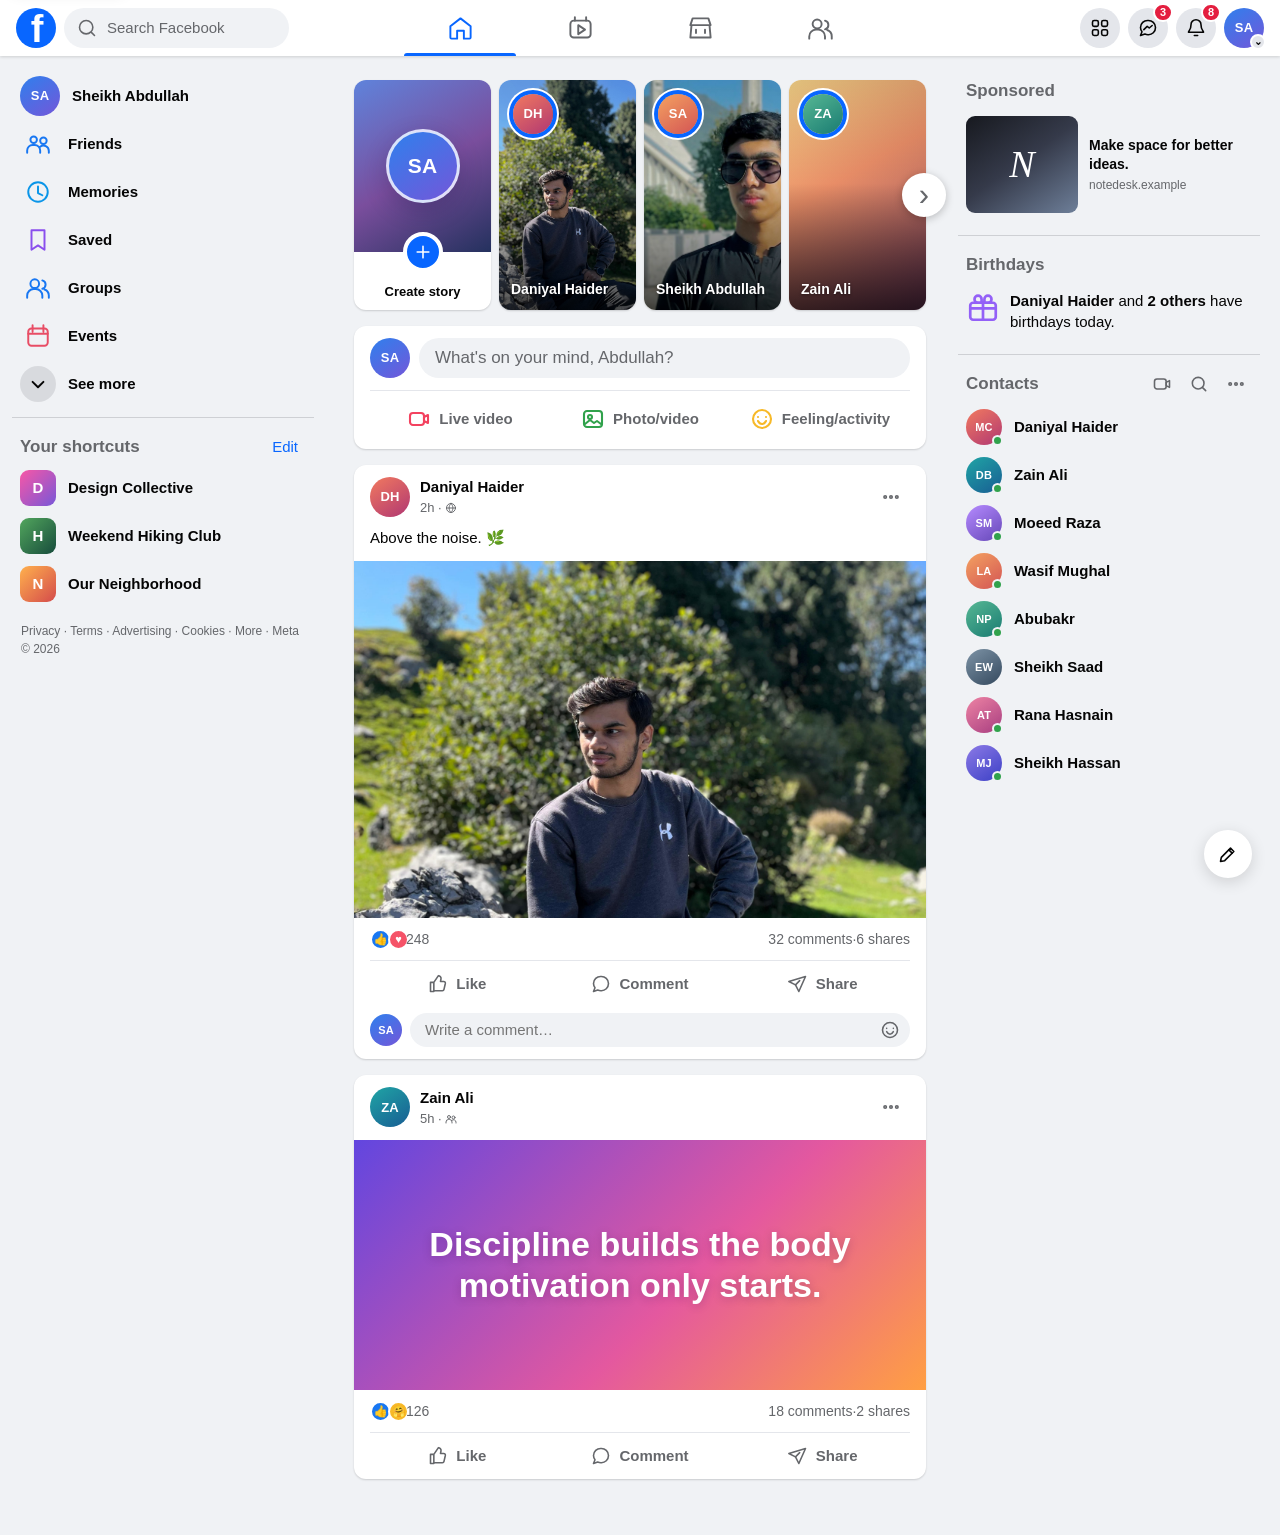
<file: Facebook/index.html>
<!DOCTYPE html>
<html lang="en">
<head>
  <meta charset="UTF-8">
  <meta name="viewport" content="width=device-width, initial-scale=1.0">
  <meta name="description" content="A responsive Facebook home feed interface built with only HTML and CSS.">
  <meta name="theme-color" content="#ffffff">
  <title>Facebook — Home</title>
  <link rel="icon" type="image/svg+xml" href="data:image/svg+xml,%3Csvg xmlns='http://www.w3.org/2000/svg' viewBox='0 0 64 64'%3E%3Ccircle cx='32' cy='32' r='32' fill='%230866ff'/%3E%3Cpath fill='white' d='M37.8 20H43v-8h-6.2C27.7 12 25 17.3 25 24v4h-6v8h6v16h9V36h7.2l1.3-8H34v-3.3c0-3.1 1.2-4.7 3.8-4.7Z'/%3E%3C/svg%3E">
  <link rel="stylesheet" href="styles.css">
</head>
<body>
  <a class="skip-link" href="#feed">Skip to feed</a>
  <svg class="svg-sprite" aria-hidden="true" focusable="false">
    <symbol id="icon-search" viewBox="0 0 24 24"><path d="m21 21-4.35-4.35m2.35-5.65a8 8 0 1 1-16 0 8 8 0 0 1 16 0Z"/></symbol>
    <symbol id="icon-home" viewBox="0 0 24 24"><path d="m3 10 9-7 9 7v10a1 1 0 0 1-1 1h-5v-7H9v7H4a1 1 0 0 1-1-1V10Z"/></symbol>
    <symbol id="icon-video" viewBox="0 0 24 24"><rect x="3" y="5" width="18" height="15" rx="3"/><path d="m10 9 6 4-6 4V9ZM7 2v3m10-3v3"/></symbol>
    <symbol id="icon-store" viewBox="0 0 24 24"><path d="m4 9-1 11h18L20 9M5 3h14l2 6H3l2-6Z"/><path d="M8 13v3m8-3v3"/></symbol>
    <symbol id="icon-users" viewBox="0 0 24 24"><circle cx="9" cy="8" r="4"/><path d="M2 21v-2a6 6 0 0 1 6-6h2a6 6 0 0 1 6 6v2m0-16a4 4 0 0 1 0 7.75M22 21v-2a6 6 0 0 0-4-5.65"/></symbol>
    <symbol id="icon-grid" viewBox="0 0 24 24"><rect x="3" y="3" width="7" height="7" rx="2"/><rect x="14" y="3" width="7" height="7" rx="2"/><rect x="3" y="14" width="7" height="7" rx="2"/><rect x="14" y="14" width="7" height="7" rx="2"/></symbol>
    <symbol id="icon-message" viewBox="0 0 24 24"><path d="M21 11.5a8.4 8.4 0 0 1-9 8.5 9.4 9.4 0 0 1-3.7-.8L3 21l1.8-4.5A8.2 8.2 0 0 1 3 11.5 8.4 8.4 0 0 1 12 3a8.4 8.4 0 0 1 9 8.5Z"/><path d="m7 14 4-4 2.5 2 3.5-3"/></symbol>
    <symbol id="icon-bell" viewBox="0 0 24 24"><path d="M18 8a6 6 0 0 0-12 0c0 7-3 7-3 9h18c0-2-3-2-3-9ZM10 21h4"/></symbol>
    <symbol id="icon-chevron" viewBox="0 0 24 24"><path d="m7 10 5 5 5-5"/></symbol>
    <symbol id="icon-friends" viewBox="0 0 24 24"><circle cx="8" cy="8" r="3"/><circle cx="17" cy="9" r="3"/><path d="M2 20v-2a5 5 0 0 1 5-5h2a5 5 0 0 1 5 5v2m0-5.5a5 5 0 0 1 8 4V20"/></symbol>
    <symbol id="icon-clock" viewBox="0 0 24 24"><circle cx="12" cy="12" r="9"/><path d="M12 7v6l4 2"/></symbol>
    <symbol id="icon-save" viewBox="0 0 24 24"><path d="M6 3h12v18l-6-4-6 4V3Z"/></symbol>
    <symbol id="icon-calendar" viewBox="0 0 24 24"><rect x="3" y="5" width="18" height="16" rx="3"/><path d="M7 2v6m10-6v6M3 10h18"/></symbol>
    <symbol id="icon-plus" viewBox="0 0 24 24"><path d="M12 5v14M5 12h14"/></symbol>
    <symbol id="icon-live" viewBox="0 0 24 24"><rect x="3" y="6" width="14" height="12" rx="3"/><path d="m17 10 4-2v8l-4-2v-4Z"/></symbol>
    <symbol id="icon-photo" viewBox="0 0 24 24"><rect x="3" y="4" width="18" height="16" rx="3"/><circle cx="9" cy="10" r="2"/><path d="m4 17 5-4 4 3 3-2 4 3"/></symbol>
    <symbol id="icon-smile" viewBox="0 0 24 24"><circle cx="12" cy="12" r="9"/><path d="M8 10h.01M16 10h.01M8 14s1.5 3 4 3 4-3 4-3"/></symbol>
    <symbol id="icon-dots" viewBox="0 0 24 24"><circle cx="5" cy="12" r="1.5"/><circle cx="12" cy="12" r="1.5"/><circle cx="19" cy="12" r="1.5"/></symbol>
    <symbol id="icon-globe" viewBox="0 0 24 24"><circle cx="12" cy="12" r="9"/><path d="M3 12h18M12 3c2.5 2.6 3.8 5.6 3.8 9s-1.3 6.4-3.8 9c-2.5-2.6-3.8-5.6-3.8-9S9.5 5.6 12 3Z"/></symbol>
    <symbol id="icon-like" viewBox="0 0 24 24"><path d="M7 10v11H3V10h4Zm0 10h10.2a2 2 0 0 0 2-1.6l1.6-7A2 2 0 0 0 18.8 9H15l.6-3.2A3.2 3.2 0 0 0 12.5 2L7 10Z"/></symbol>
    <symbol id="icon-comment" viewBox="0 0 24 24"><path d="M21 11.5a8.5 8.5 0 0 1-9 8.5 9.8 9.8 0 0 1-4-.8L3 21l1.8-4.5A8.2 8.2 0 0 1 3 11.5 8.5 8.5 0 0 1 12 3a8.5 8.5 0 0 1 9 8.5Z"/></symbol>
    <symbol id="icon-share" viewBox="0 0 24 24"><path d="m21 3-8 18-4-8-8-4 20-6Z"/><path d="m9 13 5-5"/></symbol>
    <symbol id="icon-gift" viewBox="0 0 24 24"><rect x="3" y="9" width="18" height="12" rx="2"/><path d="M12 9v12M3 13h18M12 9H8.5A2.5 2.5 0 1 1 11 6.5V9Zm0 0h3.5A2.5 2.5 0 1 0 13 6.5V9Z"/></symbol>
    <symbol id="icon-magnify" viewBox="0 0 24 24"><circle cx="11" cy="11" r="7"/><path d="m20 20-4-4"/></symbol>
    <symbol id="icon-edit" viewBox="0 0 24 24"><path d="m4 16-1 5 5-1L19 9l-4-4L4 16Z"/><path d="m13 7 4 4"/></symbol>
  </svg>

  <header class="topbar">
    <div class="topbar-left">
      <a class="brand" href="#" aria-label="Facebook home">f</a>
      <label class="search-box" for="site-search">
        <svg class="icon"><use href="#icon-search"></use></svg>
        <input id="site-search" type="search" placeholder="Search Facebook" aria-label="Search Facebook">
      </label>
    </div>

    <nav class="primary-nav" aria-label="Primary navigation">
      <a class="nav-tab is-active" href="#feed" aria-current="page" aria-label="Home">
        <svg class="icon icon--lg"><use href="#icon-home"></use></svg>
      </a>
      <a class="nav-tab" href="#watch" aria-label="Watch">
        <svg class="icon icon--lg"><use href="#icon-video"></use></svg>
      </a>
      <a class="nav-tab" href="#marketplace" aria-label="Marketplace">
        <svg class="icon icon--lg"><use href="#icon-store"></use></svg>
      </a>
      <a class="nav-tab" href="#groups" aria-label="Groups">
        <svg class="icon icon--lg"><use href="#icon-users"></use></svg>
      </a>
    </nav>

    <div class="topbar-actions">
      <button class="circle-button" type="button" aria-label="Menu">
        <svg class="icon"><use href="#icon-grid"></use></svg>
      </button>
      <button class="circle-button" type="button" aria-label="Messenger">
        <svg class="icon"><use href="#icon-message"></use></svg>
        <span class="notification-badge" aria-label="3 unread messages">3</span>
      </button>
      <button class="circle-button" type="button" aria-label="Notifications">
        <svg class="icon"><use href="#icon-bell"></use></svg>
        <span class="notification-badge" aria-label="8 notifications">8</span>
      </button>
      <details class="account-menu">
        <summary class="avatar avatar--me" aria-label="Open account menu">SA</summary>
        <div class="account-panel">
          <div class="account-profile">
            <span class="avatar avatar--me">SA</span>
            <div><strong>Sheikh Abdullah</strong><span>See your profile</span></div>
          </div>
          <hr>
          <button type="button">Settings &amp; privacy <svg class="icon"><use href="#icon-chevron"></use></svg></button>
          <button type="button">Display &amp; accessibility <svg class="icon"><use href="#icon-chevron"></use></svg></button>
          <button type="button">Give feedback</button>
        </div>
      </details>
    </div>
  </header>

  <div class="app-shell">
    <aside class="sidebar left-sidebar" aria-label="Facebook shortcuts">
      <nav class="side-nav">
        <a class="side-link" href="#profile">
          <span class="avatar avatar--me">SA</span>
          <span>Sheikh Abdullah</span>
        </a>
        <a class="side-link" href="#friends">
          <span class="side-nav__icon side-nav__icon--blue"><svg class="icon"><use href="#icon-friends"></use></svg></span>
          <span>Friends</span>
        </a>
        <a class="side-link" href="#memories">
          <span class="side-nav__icon side-nav__icon--cyan"><svg class="icon"><use href="#icon-clock"></use></svg></span>
          <span>Memories</span>
        </a>
        <a class="side-link" href="#saved">
          <span class="side-nav__icon side-nav__icon--purple"><svg class="icon"><use href="#icon-save"></use></svg></span>
          <span>Saved</span>
        </a>
        <a class="side-link" href="#groups">
          <span class="side-nav__icon side-nav__icon--blue"><svg class="icon"><use href="#icon-users"></use></svg></span>
          <span>Groups</span>
        </a>
        <a class="side-link" href="#events">
          <span class="side-nav__icon side-nav__icon--red"><svg class="icon"><use href="#icon-calendar"></use></svg></span>
          <span>Events</span>
        </a>
        <button class="side-link" type="button">
          <span class="side-nav__icon side-nav__icon--neutral"><svg class="icon"><use href="#icon-chevron"></use></svg></span>
          <span>See more</span>
        </button>
      </nav>

      <div class="shortcuts">
        <div class="section-heading">
          <h2>Your shortcuts</h2>
          <button type="button">Edit</button>
        </div>
        <a class="side-link" href="#shortcut-design">
          <span class="shortcut-thumb shortcut-thumb--design">D</span>
          <span>Design Collective</span>
        </a>
        <a class="side-link" href="#shortcut-hiking">
          <span class="shortcut-thumb shortcut-thumb--hiking">H</span>
          <span>Weekend Hiking Club</span>
        </a>
        <a class="side-link" href="#shortcut-neighborhood">
          <span class="shortcut-thumb shortcut-thumb--local">N</span>
          <span>Our Neighborhood</span>
        </a>
      </div>

      <footer class="sidebar-footer">
        <a href="#privacy">Privacy</a><span> · </span><a href="#terms">Terms</a><span> · </span><a href="#advertising">Advertising</a><span> · </span><a href="#cookies">Cookies</a><span> · </span><a href="#more">More</a><span> · Meta © 2026</span>
      </footer>
    </aside>

    <main id="feed" class="feed">
      <h1 class="sr-only">Facebook home feed</h1>

      <section class="stories" aria-label="Stories">
        <article class="story-card">
          <div class="story-card__profile-area">
            <span class="avatar avatar--me avatar--story-owner">SA</span>
          </div>
          <div class="story-card__create-label">
            <span class="story-card__plus"><svg class="icon"><use href="#icon-plus"></use></svg></span>
            <strong>Create story</strong>
          </div>
        </article>

        <article class="story-card story-card--photo story-card--one">
          <img class="story-image" src="./assets/Daniyal.jpeg" alt="Daniyal">
          <span class="avatar avatar--border avatar--maya">DH</span>
          <strong>Daniyal Haider</strong>
        </article>

        <article class="story-card story-card--photo story-card--two">
          <img class="story-image" src="./assets/Sheikh.jpeg" alt="Abdullah">
          <span class="avatar avatar--border avatar--leo">SA</span>
          <strong>Sheikh Abdullah</strong>
        </article>

        <article class="story-card story-card--photo story-card--three">
          <div class="story-image" aria-hidden="true"></div>
          <span class="avatar avatar--border avatar--nora">ZA</span>
          <strong>Zain Ali</strong>
        </article>

        <button class="stories__next circle-button" type="button" aria-label="See more stories">›</button>
      </section>

      <section class="composer card" aria-label="Create a post">
        <div class="composer-top">
          <span class="avatar avatar--me">SA</span>
          <button type="button">What's on your mind, Abdullah?</button>
        </div>
        <div class="composer-actions">
          <button class="composer-action" type="button">
            <svg class="icon composer-action__live"><use href="#icon-live"></use></svg>
            <span>Live video</span>
          </button>
          <button class="composer-action" type="button">
            <svg class="icon composer-action__photo"><use href="#icon-photo"></use></svg>
            <span>Photo/video</span>
          </button>
          <button class="composer-action" type="button">
            <svg class="icon composer-action__feeling"><use href="#icon-smile"></use></svg>
            <span>Feeling/activity</span>
          </button>
        </div>
      </section>

      <article class="card">
        <header class="post-header">
          <span class="avatar avatar--maya">DH</span>
          <div class="post-author">
            <a href="#maya">Daniyal Haider</a>
            <span><time datetime="2026-09-18T07:30:00-07:00">2h</time> · <svg class="icon icon--tiny"><use href="#icon-globe"></use></svg></span>
          </div>
          <button class="post-more" type="button" aria-label="Post options"><svg class="icon"><use href="#icon-dots"></use></svg></button>
        </header>
        <p class="post-text">Above the noise. 🌿</p>
        <img class="post-image" src="./assets/Daniyal.jpeg" alt="Blue alpine lake beneath rugged mountains and a clear sky">
        <div class="post-stats">
          <div class="reactions">
            <span class="reaction reaction--like">👍</span><span class="reaction reaction--love">♥</span><span>248</span>
          </div>
          <div class="post-counts"><button type="button">32 comments</button><span> · </span><button type="button">6 shares</button></div>
        </div>
        <div class="post-actions">
          <button type="button"><svg class="icon"><use href="#icon-like"></use></svg><span>Like</span></button>
          <button type="button"><svg class="icon"><use href="#icon-comment"></use></svg><span>Comment</span></button>
          <button type="button"><svg class="icon"><use href="#icon-share"></use></svg><span>Share</span></button>
        </div>
        <div class="comment-box">
          <span class="avatar avatar--me avatar--small">SA</span>
          <label>
            <span class="sr-only">Write a comment</span>
            <input type="text" placeholder="Write a comment…">
            <svg class="icon"><use href="#icon-smile"></use></svg>
          </label>
        </div>
      </article>

      <article class="card">
        <header class="post-header">
          <span class="avatar avatar--daniel">ZA</span>
          <div class="post-author">
            <a href="#daniel">Zain Ali</a>
            <span><time datetime="2026-09-18T04:30:00-07:00">5h</time> · <svg class="icon icon--tiny"><use href="#icon-friends"></use></svg></span>
          </div>
          <button class="post-more" type="button" aria-label="Post options"><svg class="icon"><use href="#icon-dots"></use></svg></button>
        </header>
        <div class="quote-post">
          <p>Discipline builds the body motivation only starts.</p>
        </div>
        <div class="post-stats">
          <div class="reactions">
            <span class="reaction reaction--like">👍</span><span class="reaction reaction--care">🤗</span><span>126</span>
          </div>
          <div class="post-counts"><button type="button">18 comments</button><span> · </span><button type="button">2 shares</button></div>
        </div>
        <div class="post-actions">
          <button type="button"><svg class="icon"><use href="#icon-like"></use></svg><span>Like</span></button>
          <button type="button"><svg class="icon"><use href="#icon-comment"></use></svg><span>Comment</span></button>
          <button type="button"><svg class="icon"><use href="#icon-share"></use></svg><span>Share</span></button>
        </div>
      </article>
    </main>

    <aside class="sidebar right-sidebar" aria-label="Contacts and updates">
      <section class="sponsored">
        <div class="section-heading"><h2>Sponsored</h2></div>
        <a class="sponsored-card" href="#sponsor">
          <div class="sponsored-card__image">N</div>
          <div><strong>Make space for better ideas.</strong><span>notedesk.example</span></div>
        </a>
      </section>

      <section class="birthdays">
        <div class="section-heading"><h2>Birthdays</h2></div>
        <a href="#birthdays" class="birthday-row">
          <svg class="icon"><use href="#icon-gift"></use></svg>
          <p><strong>Daniyal Haider</strong> and <strong>2 others</strong> have birthdays today.</p>
        </a>
      </section>

      <section class="contacts">
        <div class="section-heading contacts__heading">
          <h2>Contacts</h2>
          <div>
            <button type="button" aria-label="Start a video call"><svg class="icon"><use href="#icon-live"></use></svg></button>
            <button type="button" aria-label="Search contacts"><svg class="icon"><use href="#icon-magnify"></use></svg></button>
            <button type="button" aria-label="Contact options"><svg class="icon"><use href="#icon-dots"></use></svg></button>
          </div>
        </div>
        <ul class="contact-list">
          <li><a href="#maya"><span class="avatar avatar--maya"><span class="online-dot"></span>MC</span><span>Daniyal Haider</span></a></li>
          <li><a href="#daniel"><span class="avatar avatar--daniel"><span class="online-dot"></span>DB</span><span>Zain Ali</span></a></li>
          <li><a href="#sophia"><span class="avatar avatar--sophia"><span class="online-dot"></span>SM</span><span>Moeed Raza</span></a></li>
          <li><a href="#leo"><span class="avatar avatar--leo"><span class="online-dot"></span>LA</span><span>Wasif Mughal</span></a></li>
          <li><a href="#nora"><span class="avatar avatar--nora"><span class="online-dot"></span>NP</span><span>Abubakr</span></a></li>
          <li><a href="#ethan"><span class="avatar avatar--ethan">EW</span><span>Sheikh Saad</span></a></li>
          <li><a href="#ava"><span class="avatar avatar--ava"><span class="online-dot"></span>AT</span><span>Rana Hasnain</span></a></li>
          <li><a href="#marcus"><span class="avatar avatar--marcus"><span class="online-dot"></span>MJ</span><span>Sheikh Hassan</span></a></li>
        </ul>
      </section>

      <button class="new-message circle-button" type="button" aria-label="New message">
        <svg class="icon"><use href="#icon-edit"></use></svg>
      </button>
    </aside>
  </div>

  <nav class="mobile-nav" aria-label="Mobile navigation">
    <a class="is-active" href="#feed" aria-label="Home"><svg class="icon"><use href="#icon-home"></use></svg></a>
    <a href="#friends" aria-label="Friends"><svg class="icon"><use href="#icon-friends"></use></svg></a>
    <a href="#create" aria-label="Create"><span class="mobile-nav__create"><svg class="icon"><use href="#icon-plus"></use></svg></span></a>
    <a href="#notifications" aria-label="Notifications"><svg class="icon"><use href="#icon-bell"></use></svg></a>
    <a href="#menu" aria-label="Menu"><svg class="icon"><use href="#icon-grid"></use></svg></a>
  </nav>
</body>
</html>
</file>
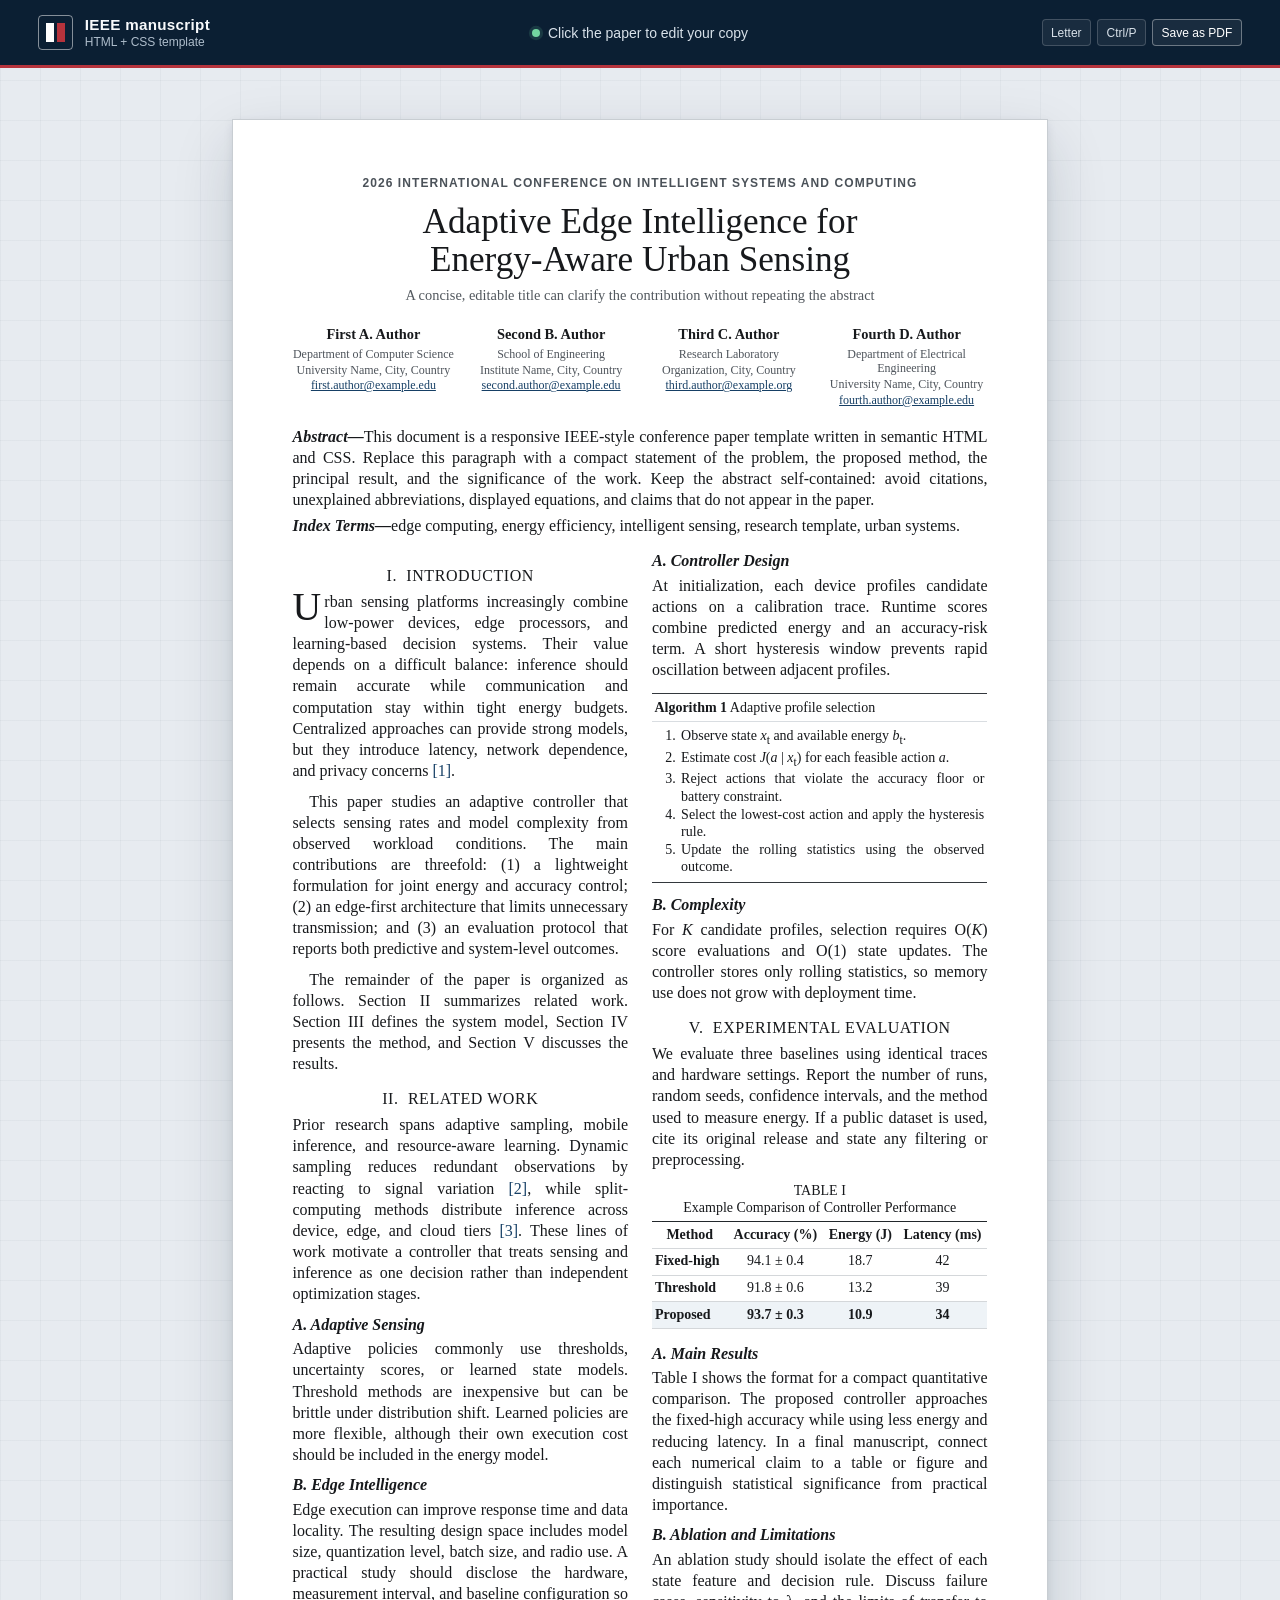
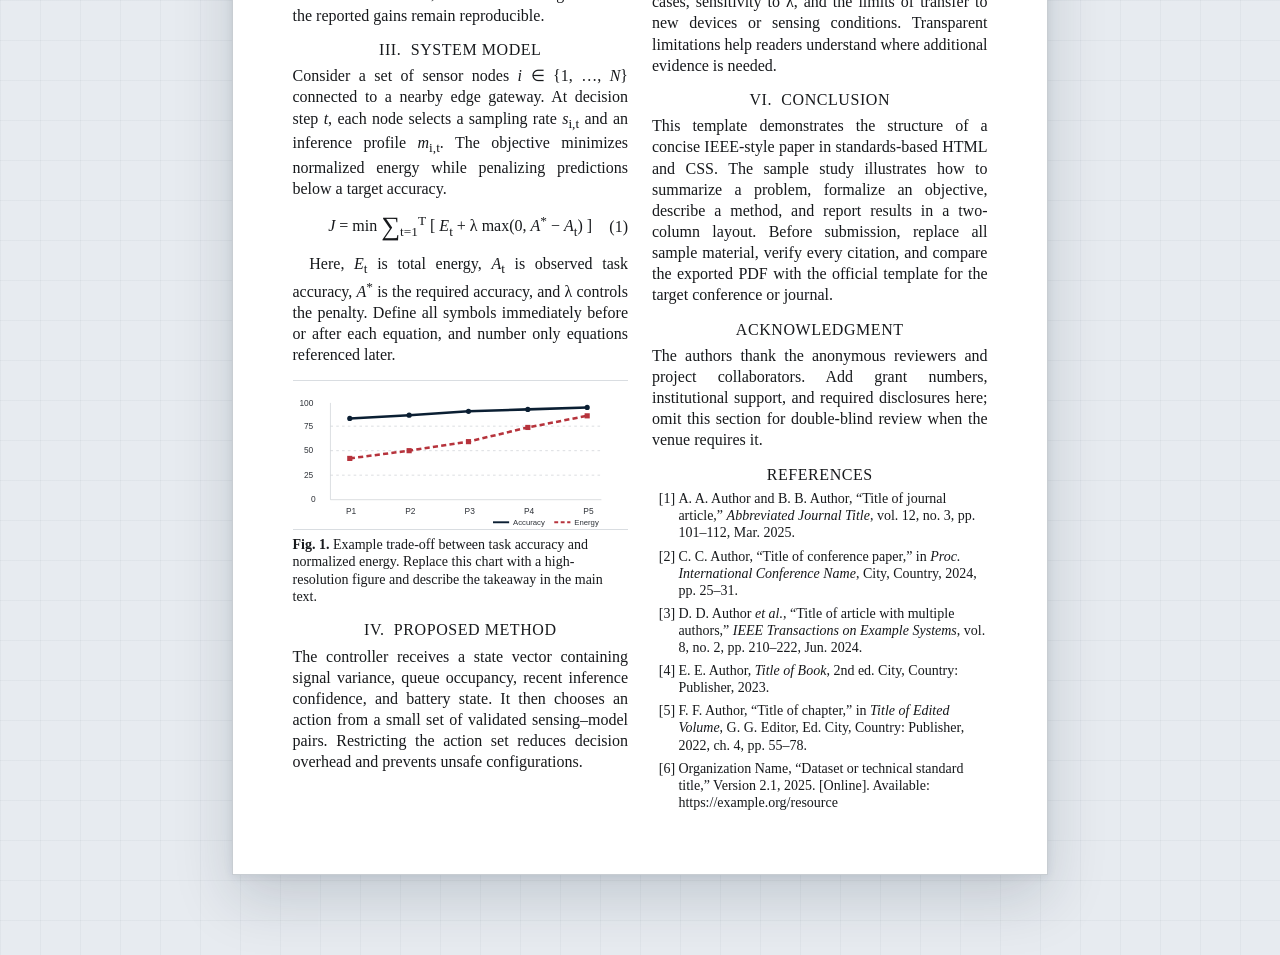
<file: IEEE Paper Template/index.html>
<!doctype html>
<html lang="en">
  <head>
    <meta charset="utf-8">
    <meta name="viewport" content="width=device-width, initial-scale=1">
    <meta name="description" content="A responsive, print-ready IEEE-style conference paper template built with semantic HTML and CSS.">
    <meta name="theme-color" content="#0b1f33">
    <title>IEEE-Style Paper Template</title>
    <link rel="icon" type="image/svg+xml" href="data:image/svg+xml,%3Csvg xmlns='http://www.w3.org/2000/svg' viewBox='0 0 64 64'%3E%3Crect width='64' height='64' rx='12' fill='%230b1f33'/%3E%3Crect x='13' y='12' width='38' height='40' rx='3' fill='%23fff'/%3E%3Cpath d='M19 20h12M19 25h12M19 30h12M35 20h10M35 25h10M35 30h10M19 37h12M35 37h10M19 42h12M35 42h10' stroke='%23c23a43' stroke-width='2'/%3E%3C/svg%3E">
    <link rel="stylesheet" href="styles.css">
  </head>
  <body>
    <header class="workspace-bar screen-only">
      <div class="workspace-brand" aria-label="Document type">
        <span class="brand-mark" aria-hidden="true"><i></i><i></i></span>
        <span>
          <strong>IEEE manuscript</strong>
          <small>HTML + CSS template</small>
        </span>
      </div>
      <p class="workspace-hint"><span class="live-dot" aria-hidden="true"></span> Click the paper to edit your copy</p>
      <div class="workspace-actions" aria-label="Document specifications">
        <span>Letter</span>
        <kbd>Ctrl/P</kbd>
        <span>Save as PDF</span>
      </div>
    </header>

    <main class="workspace-shell">
      <div class="paper-stage">
        <article class="paper" contenteditable="true" spellcheck="true" aria-label="Editable IEEE-style conference paper">
          <header class="paper-header">
            <p class="paper-series">2026 International Conference on Intelligent Systems and Computing</p>
            <h1>Adaptive Edge Intelligence for Energy-Aware Urban Sensing</h1>
            <p class="subtitle">A concise, editable title can clarify the contribution without repeating the abstract</p>

            <div class="author-grid" aria-label="Authors and affiliations">
              <address class="author-card">
                <strong>First A. Author</strong>
                <span>Department of Computer Science</span>
                <span>University Name, City, Country</span>
                <a href="mailto:first.author@example.edu">first.author@example.edu</a>
              </address>
              <address class="author-card">
                <strong>Second B. Author</strong>
                <span>School of Engineering</span>
                <span>Institute Name, City, Country</span>
                <a href="mailto:second.author@example.edu">second.author@example.edu</a>
              </address>
              <address class="author-card">
                <strong>Third C. Author</strong>
                <span>Research Laboratory</span>
                <span>Organization, City, Country</span>
                <a href="mailto:third.author@example.org">third.author@example.org</a>
              </address>
              <address class="author-card">
                <strong>Fourth D. Author</strong>
                <span>Department of Electrical Engineering</span>
                <span>University Name, City, Country</span>
                <a href="mailto:fourth.author@example.edu">fourth.author@example.edu</a>
              </address>
            </div>

            <div class="abstract-block">
              <p><strong><em>Abstract—</em></strong>This document is a responsive IEEE-style conference paper template written in semantic HTML and CSS. Replace this paragraph with a compact statement of the problem, the proposed method, the principal result, and the significance of the work. Keep the abstract self-contained: avoid citations, unexplained abbreviations, displayed equations, and claims that do not appear in the paper.</p>
              <p><strong><em>Index Terms—</em></strong>edge computing, energy efficiency, intelligent sensing, research template, urban systems.</p>
            </div>
          </header>

          <div class="paper-body">
            <section aria-labelledby="introduction">
              <h2 id="introduction"><span>I.</span> Introduction</h2>
              <p><span class="drop-cap">U</span>rban sensing platforms increasingly combine low-power devices, edge processors, and learning-based decision systems. Their value depends on a difficult balance: inference should remain accurate while communication and computation stay within tight energy budgets. Centralized approaches can provide strong models, but they introduce latency, network dependence, and privacy concerns <a class="citation" href="#ref-1">[1]</a>.</p>
              <p>This paper studies an adaptive controller that selects sensing rates and model complexity from observed workload conditions. The main contributions are threefold: (1) a lightweight formulation for joint energy and accuracy control; (2) an edge-first architecture that limits unnecessary transmission; and (3) an evaluation protocol that reports both predictive and system-level outcomes.</p>
              <p>The remainder of the paper is organized as follows. Section II summarizes related work. Section III defines the system model, Section IV presents the method, and Section V discusses the results.</p>
            </section>

            <section aria-labelledby="related-work">
              <h2 id="related-work"><span>II.</span> Related Work</h2>
              <p>Prior research spans adaptive sampling, mobile inference, and resource-aware learning. Dynamic sampling reduces redundant observations by reacting to signal variation <a class="citation" href="#ref-2">[2]</a>, while split-computing methods distribute inference across device, edge, and cloud tiers <a class="citation" href="#ref-3">[3]</a>. These lines of work motivate a controller that treats sensing and inference as one decision rather than independent optimization stages.</p>
              <h3>A. Adaptive Sensing</h3>
              <p>Adaptive policies commonly use thresholds, uncertainty scores, or learned state models. Threshold methods are inexpensive but can be brittle under distribution shift. Learned policies are more flexible, although their own execution cost should be included in the energy model.</p>
              <h3>B. Edge Intelligence</h3>
              <p>Edge execution can improve response time and data locality. The resulting design space includes model size, quantization level, batch size, and radio use. A practical study should disclose the hardware, measurement interval, and baseline configuration so the reported gains remain reproducible.</p>
            </section>

            <section aria-labelledby="system-model">
              <h2 id="system-model"><span>III.</span> System Model</h2>
              <p>Consider a set of sensor nodes <em>i</em> ∈ {1, …, <em>N</em>} connected to a nearby edge gateway. At decision step <em>t</em>, each node selects a sampling rate <em>s</em><sub>i,t</sub> and an inference profile <em>m</em><sub>i,t</sub>. The objective minimizes normalized energy while penalizing predictions below a target accuracy.</p>

              <div class="equation" role="math" aria-label="Objective function: minimize energy plus lambda times accuracy penalty">
                <span class="equation-expression"><em>J</em> = min <span class="sum">∑</span><sub>t=1</sub><sup>T</sup> [ <em>E</em><sub>t</sub> + λ max(0, <em>A</em><sup>*</sup> − <em>A</em><sub>t</sub>) ]</span>
                <span class="equation-number">(1)</span>
              </div>

              <p>Here, <em>E</em><sub>t</sub> is total energy, <em>A</em><sub>t</sub> is observed task accuracy, <em>A</em><sup>*</sup> is the required accuracy, and λ controls the penalty. Define all symbols immediately before or after each equation, and number only equations referenced later.</p>

              <figure class="paper-figure">
                <svg viewBox="0 0 520 230" role="img" aria-labelledby="chart-title chart-desc">
                  <title id="chart-title">Accuracy and normalized energy across controller operating points</title>
                  <desc id="chart-desc">Accuracy rises from 84 to 94 percent as the operating point increases, while normalized energy rises from 0.42 to 0.86.</desc>
                  <rect x="0" y="0" width="520" height="230" fill="#ffffff"/>
                  <g stroke="#c8ccd1" stroke-width="1">
                    <line x1="58" y1="34" x2="58" y2="184"/>
                    <line x1="58" y1="184" x2="478" y2="184"/>
                    <line x1="58" y1="146" x2="478" y2="146" stroke-dasharray="4 5"/>
                    <line x1="58" y1="108" x2="478" y2="108" stroke-dasharray="4 5"/>
                    <line x1="58" y1="70" x2="478" y2="70" stroke-dasharray="4 5"/>
                  </g>
                  <g fill="#30343a" font-family="Arial, sans-serif" font-size="13">
                    <text x="28" y="188">0</text>
                    <text x="17" y="150">25</text>
                    <text x="17" y="112">50</text>
                    <text x="17" y="74">75</text>
                    <text x="10" y="38">100</text>
                    <text x="82" y="206">P1</text><text x="174" y="206">P2</text>
                    <text x="266" y="206">P3</text><text x="358" y="206">P4</text><text x="450" y="206">P5</text>
                  </g>
                  <polyline points="88,58 180,53 272,47 364,44 456,41" fill="none" stroke="#0b1f33" stroke-width="4"/>
                  <polyline points="88,120 180,108 272,94 364,72 456,54" fill="none" stroke="#b6333c" stroke-width="4" stroke-dasharray="8 5"/>
                  <g fill="#0b1f33"><circle cx="88" cy="58" r="4"/><circle cx="180" cy="53" r="4"/><circle cx="272" cy="47" r="4"/><circle cx="364" cy="44" r="4"/><circle cx="456" cy="41" r="4"/></g>
                  <g fill="#b6333c"><rect x="84" y="116" width="8" height="8"/><rect x="176" y="104" width="8" height="8"/><rect x="268" y="90" width="8" height="8"/><rect x="360" y="68" width="8" height="8"/><rect x="452" y="50" width="8" height="8"/></g>
                  <g fill="#30343a" font-family="Arial, sans-serif" font-size="12">
                    <line x1="310" y1="219" x2="335" y2="219" stroke="#0b1f33" stroke-width="3"/><text x="341" y="223">Accuracy</text>
                    <line x1="405" y1="219" x2="430" y2="219" stroke="#b6333c" stroke-width="3" stroke-dasharray="6 4"/><text x="436" y="223">Energy</text>
                  </g>
                </svg>
                <figcaption><strong>Fig. 1.</strong> Example trade-off between task accuracy and normalized energy. Replace this chart with a high-resolution figure and describe the takeaway in the main text.</figcaption>
              </figure>
            </section>

            <section aria-labelledby="methodology">
              <h2 id="methodology"><span>IV.</span> Proposed Method</h2>
              <p>The controller receives a state vector containing signal variance, queue occupancy, recent inference confidence, and battery state. It then chooses an action from a small set of validated sensing–model pairs. Restricting the action set reduces decision overhead and prevents unsafe configurations.</p>
              <h3>A. Controller Design</h3>
              <p>At initialization, each device profiles candidate actions on a calibration trace. Runtime scores combine predicted energy and an accuracy-risk term. A short hysteresis window prevents rapid oscillation between adjacent profiles.</p>
              <div class="algorithm" role="group" aria-label="Algorithm 1 adaptive profile selection">
                <div class="algorithm-title"><strong>Algorithm 1</strong> Adaptive profile selection</div>
                <ol>
                  <li>Observe state <em>x</em><sub>t</sub> and available energy <em>b</em><sub>t</sub>.</li>
                  <li>Estimate cost <em>J</em>(<em>a</em> | <em>x</em><sub>t</sub>) for each feasible action <em>a</em>.</li>
                  <li>Reject actions that violate the accuracy floor or battery constraint.</li>
                  <li>Select the lowest-cost action and apply the hysteresis rule.</li>
                  <li>Update the rolling statistics using the observed outcome.</li>
                </ol>
              </div>
              <h3>B. Complexity</h3>
              <p>For <em>K</em> candidate profiles, selection requires O(<em>K</em>) score evaluations and O(1) state updates. The controller stores only rolling statistics, so memory use does not grow with deployment time.</p>
            </section>

            <section aria-labelledby="evaluation">
              <h2 id="evaluation"><span>V.</span> Experimental Evaluation</h2>
              <p>We evaluate three baselines using identical traces and hardware settings. Report the number of runs, random seeds, confidence intervals, and the method used to measure energy. If a public dataset is used, cite its original release and state any filtering or preprocessing.</p>

              <table>
                <caption><strong>TABLE I</strong><br>Example Comparison of Controller Performance</caption>
                <thead>
                  <tr>
                    <th scope="col">Method</th>
                    <th scope="col">Accuracy (%)</th>
                    <th scope="col">Energy (J)</th>
                    <th scope="col">Latency (ms)</th>
                  </tr>
                </thead>
                <tbody>
                  <tr>
                    <th scope="row">Fixed-high</th>
                    <td>94.1 ± 0.4</td>
                    <td>18.7</td>
                    <td>42</td>
                  </tr>
                  <tr>
                    <th scope="row">Threshold</th>
                    <td>91.8 ± 0.6</td>
                    <td>13.2</td>
                    <td>39</td>
                  </tr>
                  <tr class="proposed-row">
                    <th scope="row">Proposed</th>
                    <td><strong>93.7 ± 0.3</strong></td>
                    <td><strong>10.9</strong></td>
                    <td><strong>34</strong></td>
                  </tr>
                </tbody>
              </table>

              <h3>A. Main Results</h3>
              <p>Table I shows the format for a compact quantitative comparison. The proposed controller approaches the fixed-high accuracy while using less energy and reducing latency. In a final manuscript, connect each numerical claim to a table or figure and distinguish statistical significance from practical importance.</p>
              <h3>B. Ablation and Limitations</h3>
              <p>An ablation study should isolate the effect of each state feature and decision rule. Discuss failure cases, sensitivity to λ, and the limits of transfer to new devices or sensing conditions. Transparent limitations help readers understand where additional evidence is needed.</p>
            </section>

            <section aria-labelledby="conclusion">
              <h2 id="conclusion"><span>VI.</span> Conclusion</h2>
              <p>This template demonstrates the structure of a concise IEEE-style paper in standards-based HTML and CSS. The sample study illustrates how to summarize a problem, formalize an objective, describe a method, and report results in a two-column layout. Before submission, replace all sample material, verify every citation, and compare the exported PDF with the official template for the target conference or journal.</p>
            </section>

            <section aria-labelledby="acknowledgment">
              <h2 id="acknowledgment">Acknowledgment</h2>
              <p>The authors thank the anonymous reviewers and project collaborators. Add grant numbers, institutional support, and required disclosures here; omit this section for double-blind review when the venue requires it.</p>
            </section>

            <section class="references" aria-labelledby="references">
              <h2 id="references">References</h2>
              <ol>
                <li id="ref-1">A. A. Author and B. B. Author, “Title of journal article,” <em>Abbreviated Journal Title</em>, vol. 12, no. 3, pp. 101–112, Mar. 2025.</li>
                <li id="ref-2">C. C. Author, “Title of conference paper,” in <em>Proc. International Conference Name</em>, City, Country, 2024, pp. 25–31.</li>
                <li id="ref-3">D. D. Author <em>et al.</em>, “Title of article with multiple authors,” <em>IEEE Transactions on Example Systems</em>, vol. 8, no. 2, pp. 210–222, Jun. 2024.</li>
                <li>E. E. Author, <em>Title of Book</em>, 2nd ed. City, Country: Publisher, 2023.</li>
                <li>F. F. Author, “Title of chapter,” in <em>Title of Edited Volume</em>, G. G. Editor, Ed. City, Country: Publisher, 2022, ch. 4, pp. 55–78.</li>
                <li>Organization Name, “Dataset or technical standard title,” Version 2.1, 2025. [Online]. Available: https://example.org/resource</li>
              </ol>
            </section>
          </div>
        </article>
      </div>
    </main>
  </body>
</html>
</file>
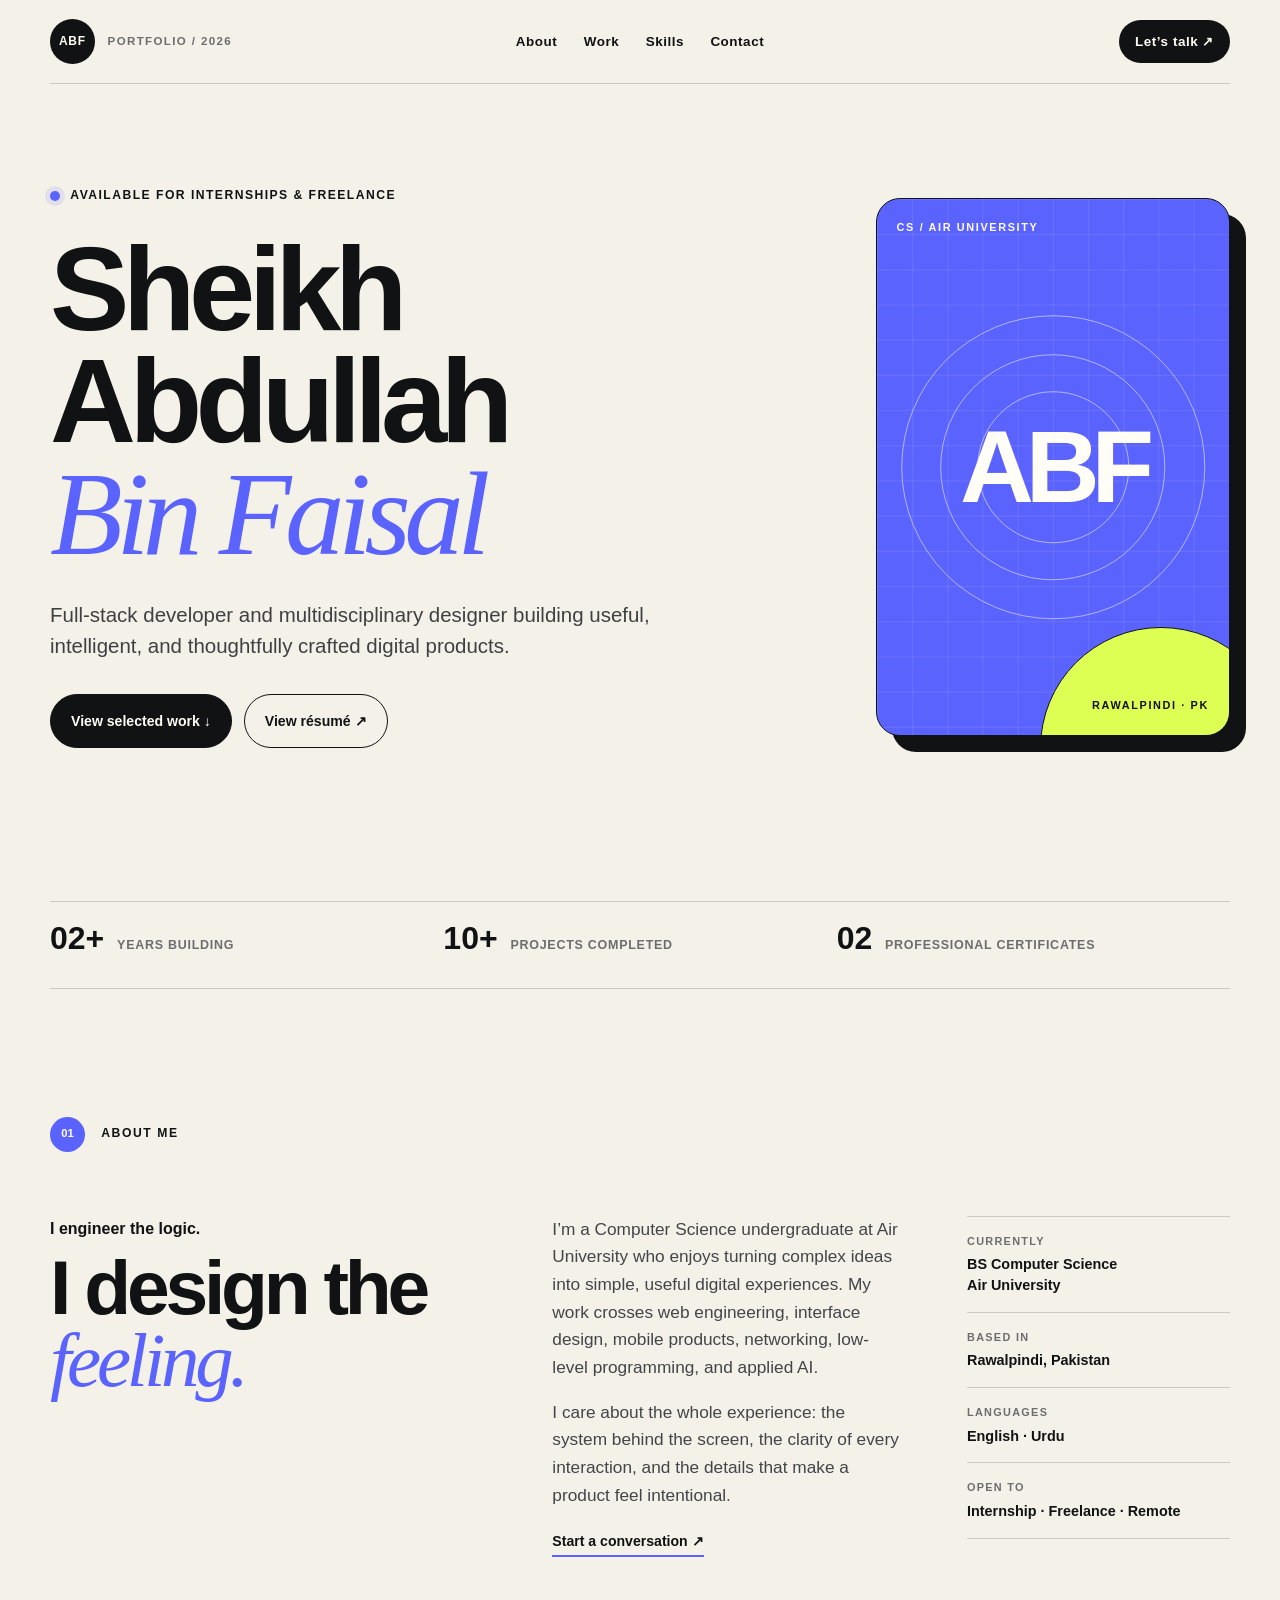
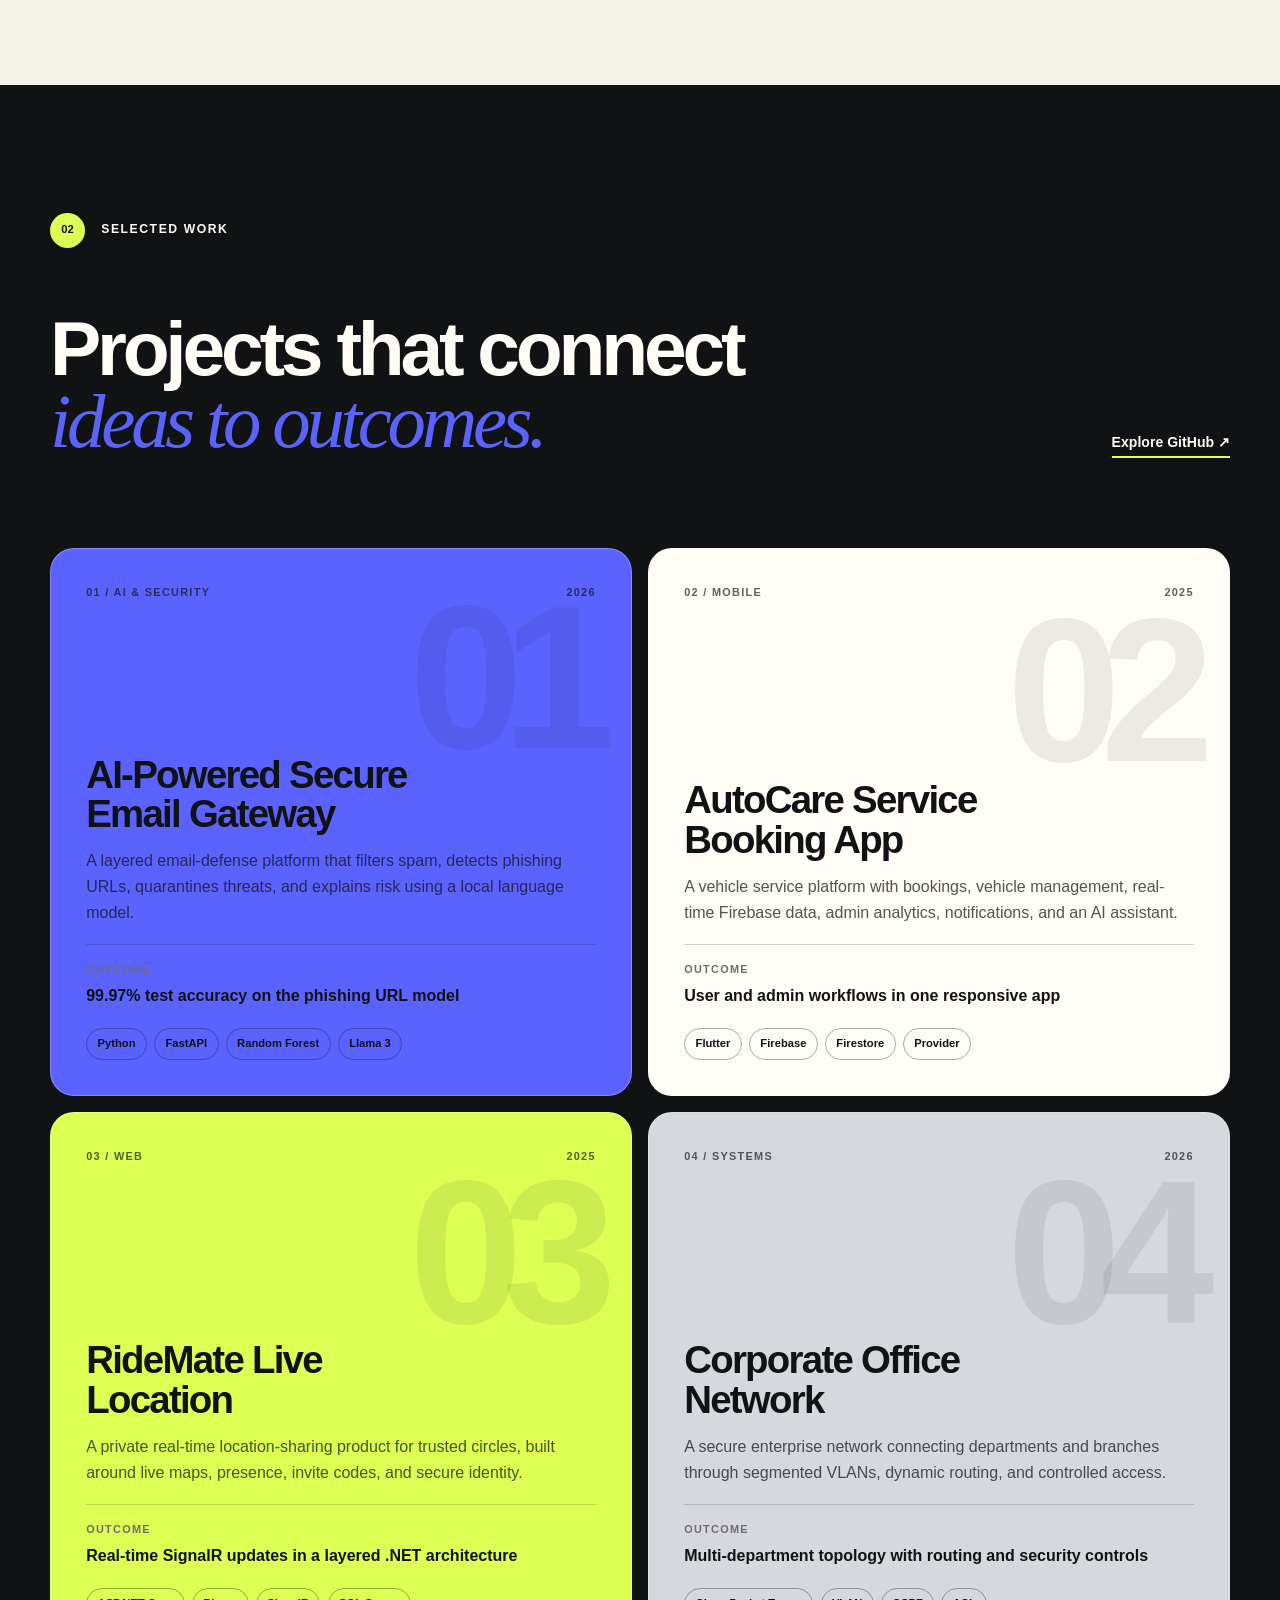
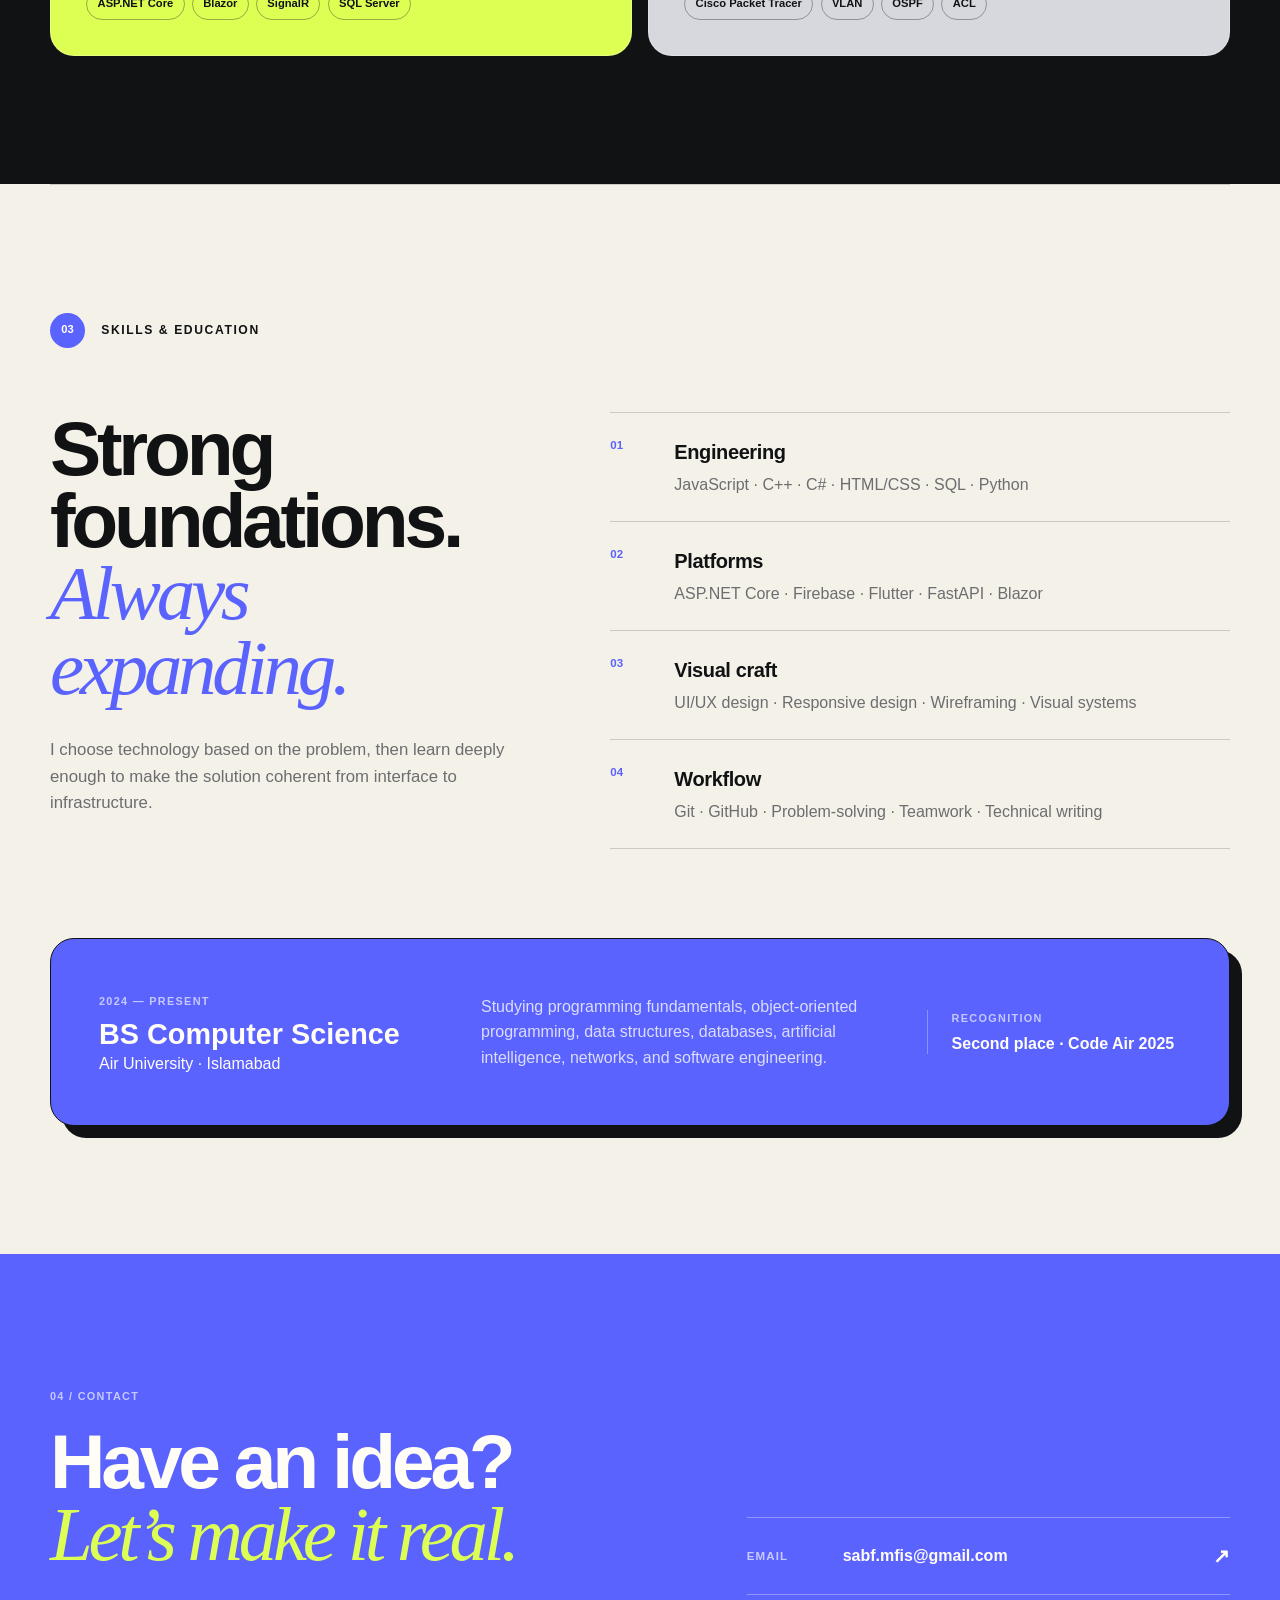
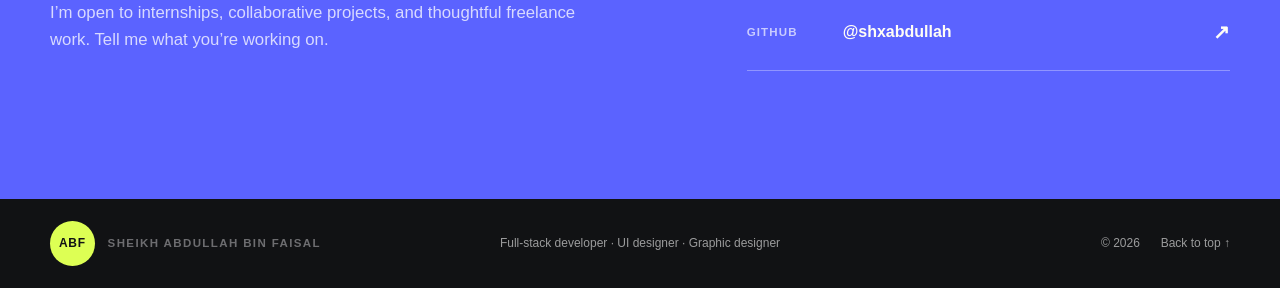
<file: Portfolio/index.html>
<!doctype html>
<html lang="en">
  <head>
    <meta charset="UTF-8" />
    <meta name="viewport" content="width=device-width, initial-scale=1.0" />
    <meta
      name="description"
      content="Portfolio of Sheikh Abdullah Bin Faisal, a full-stack developer and multidisciplinary designer based in Rawalpindi, Pakistan."
    />
    <meta name="theme-color" content="#111214" />
    <title>Abdullah Faisal — Developer &amp; Designer</title>
    <link
      rel="icon"
      type="image/svg+xml"
      href="data:image/svg+xml,%3Csvg xmlns='http://www.w3.org/2000/svg' viewBox='0 0 64 64'%3E%3Crect width='64' height='64' rx='14' fill='%235b63ff'/%3E%3Cpath d='M14 46 27 16h10l13 30h-9l-2.5-7H25L22 46Zm13.5-14h8.3l-4-10.5Z' fill='%23f4f1e8'/%3E%3C/svg%3E"
    />
    <link rel="stylesheet" href="style.css" />
  </head>
  <body>
    <a class="skip-link" href="#main-content">Skip to content</a>

    <header class="site-header">
      <a class="brand" href="#top" aria-label="Abdullah Faisal, home">
        <span>ABF</span>
        <small>Portfolio / 2026</small>
      </a>

      <nav aria-label="Primary navigation">
        <a href="#about">About</a>
        <a href="#work">Work</a>
        <a href="#skills">Skills</a>
        <a href="#contact">Contact</a>
      </nav>

      <a class="header-cta" href="mailto:sabf.mfis@gmail.com">Let’s talk ↗</a>
    </header>

    <main id="main-content">
      <section class="hero" id="top">
        <div class="hero-copy">
          <p class="eyebrow"><span aria-hidden="true"></span> Available for internships &amp; freelance</p>
          <h1>Sheikh Abdullah<br /><em>Bin Faisal</em></h1>
          <p class="hero-intro">
            Full-stack developer and multidisciplinary designer building useful,
            intelligent, and thoughtfully crafted digital products.
          </p>

          <div class="hero-actions">
            <a class="button button-primary" href="#work">View selected work ↓</a>
            <a
              class="button button-secondary"
              href="https://abdullah-faisal-portfolio.netlify.app/Sheikh-Abdullah-Bin-Faisal-CV.pdf"
              target="_blank"
              rel="noreferrer"
            >
              View résumé ↗
            </a>
          </div>
        </div>

        <div class="hero-mark" aria-label="ABF monogram">
          <span class="mark-label mark-label-top">CS / AIR UNIVERSITY</span>
          <div class="mark-rings" aria-hidden="true">
            <span></span>
            <span></span>
          </div>
          <strong>ABF</strong>
          <span class="mark-label mark-label-bottom">RAWALPINDI · PK</span>
        </div>

        <dl class="quick-facts">
          <div>
            <dt>02+</dt>
            <dd>Years building</dd>
          </div>
          <div>
            <dt>10+</dt>
            <dd>Projects completed</dd>
          </div>
          <div>
            <dt>02</dt>
            <dd>Professional certificates</dd>
          </div>
        </dl>
      </section>

      <section class="section about" id="about">
        <div class="section-label">
          <span>01</span>
          <p>About me</p>
        </div>

        <div class="about-grid">
          <div class="section-heading">
            <p>I engineer the logic.</p>
            <h2>I design the <em>feeling.</em></h2>
          </div>

          <div class="about-copy">
            <p>
              I’m a Computer Science undergraduate at Air University who enjoys
              turning complex ideas into simple, useful digital experiences. My
              work crosses web engineering, interface design, mobile products,
              networking, low-level programming, and applied AI.
            </p>
            <p>
              I care about the whole experience: the system behind the screen,
              the clarity of every interaction, and the details that make a
              product feel intentional.
            </p>
            <a class="text-link" href="mailto:sabf.mfis@gmail.com">Start a conversation ↗</a>
          </div>

          <dl class="profile-facts">
            <div>
              <dt>Currently</dt>
              <dd>BS Computer Science<br />Air University</dd>
            </div>
            <div>
              <dt>Based in</dt>
              <dd>Rawalpindi, Pakistan</dd>
            </div>
            <div>
              <dt>Languages</dt>
              <dd>English · Urdu</dd>
            </div>
            <div>
              <dt>Open to</dt>
              <dd>Internship · Freelance · Remote</dd>
            </div>
          </dl>
        </div>
      </section>

      <section class="section work" id="work">
        <div class="section-label">
          <span>02</span>
          <p>Selected work</p>
        </div>

        <div class="work-heading">
          <h2>Projects that connect<br /><em>ideas to outcomes.</em></h2>
          <a class="text-link" href="https://github.com/shxabdullah/" target="_blank" rel="noreferrer">
            Explore GitHub ↗
          </a>
        </div>

        <div class="project-grid">
          <article class="project-card project-card-featured">
            <div class="project-meta">
              <span>01 / AI &amp; SECURITY</span>
              <span>2026</span>
            </div>
            <div class="project-number" aria-hidden="true">01</div>
            <h3>AI-Powered Secure Email Gateway</h3>
            <p>
              A layered email-defense platform that filters spam, detects phishing
              URLs, quarantines threats, and explains risk using a local language model.
            </p>
            <p class="outcome"><span>Outcome</span> 99.97% test accuracy on the phishing URL model</p>
            <ul class="tag-list" aria-label="Technologies used">
              <li>Python</li>
              <li>FastAPI</li>
              <li>Random Forest</li>
              <li>Llama 3</li>
            </ul>
          </article>

          <article class="project-card">
            <div class="project-meta">
              <span>02 / MOBILE</span>
              <span>2025</span>
            </div>
            <div class="project-number" aria-hidden="true">02</div>
            <h3>AutoCare Service Booking App</h3>
            <p>
              A vehicle service platform with bookings, vehicle management,
              real-time Firebase data, admin analytics, notifications, and an AI assistant.
            </p>
            <p class="outcome"><span>Outcome</span> User and admin workflows in one responsive app</p>
            <ul class="tag-list" aria-label="Technologies used">
              <li>Flutter</li>
              <li>Firebase</li>
              <li>Firestore</li>
              <li>Provider</li>
            </ul>
          </article>

          <article class="project-card">
            <div class="project-meta">
              <span>03 / WEB</span>
              <span>2025</span>
            </div>
            <div class="project-number" aria-hidden="true">03</div>
            <h3>RideMate Live Location</h3>
            <p>
              A private real-time location-sharing product for trusted circles,
              built around live maps, presence, invite codes, and secure identity.
            </p>
            <p class="outcome"><span>Outcome</span> Real-time SignalR updates in a layered .NET architecture</p>
            <ul class="tag-list" aria-label="Technologies used">
              <li>ASP.NET Core</li>
              <li>Blazor</li>
              <li>SignalR</li>
              <li>SQL Server</li>
            </ul>
          </article>

          <article class="project-card">
            <div class="project-meta">
              <span>04 / SYSTEMS</span>
              <span>2026</span>
            </div>
            <div class="project-number" aria-hidden="true">04</div>
            <h3>Corporate Office Network</h3>
            <p>
              A secure enterprise network connecting departments and branches
              through segmented VLANs, dynamic routing, and controlled access.
            </p>
            <p class="outcome"><span>Outcome</span> Multi-department topology with routing and security controls</p>
            <ul class="tag-list" aria-label="Technologies used">
              <li>Cisco Packet Tracer</li>
              <li>VLAN</li>
              <li>OSPF</li>
              <li>ACL</li>
            </ul>
          </article>
        </div>
      </section>

      <section class="section skills" id="skills">
        <div class="section-label">
          <span>03</span>
          <p>Skills &amp; education</p>
        </div>

        <div class="skills-grid">
          <div class="skills-intro">
            <h2>Strong foundations.<br /><em>Always expanding.</em></h2>
            <p>
              I choose technology based on the problem, then learn deeply enough
              to make the solution coherent from interface to infrastructure.
            </p>
          </div>

          <div class="skill-groups">
            <article>
              <span>01</span>
              <div>
                <h3>Engineering</h3>
                <p>JavaScript · C++ · C# · HTML/CSS · SQL · Python</p>
              </div>
            </article>
            <article>
              <span>02</span>
              <div>
                <h3>Platforms</h3>
                <p>ASP.NET Core · Firebase · Flutter · FastAPI · Blazor</p>
              </div>
            </article>
            <article>
              <span>03</span>
              <div>
                <h3>Visual craft</h3>
                <p>UI/UX design · Responsive design · Wireframing · Visual systems</p>
              </div>
            </article>
            <article>
              <span>04</span>
              <div>
                <h3>Workflow</h3>
                <p>Git · GitHub · Problem-solving · Teamwork · Technical writing</p>
              </div>
            </article>
          </div>
        </div>

        <div class="journey-card">
          <div>
            <span class="journey-date">2024 — PRESENT</span>
            <h3>BS Computer Science</h3>
            <p>Air University · Islamabad</p>
          </div>
          <p>
            Studying programming fundamentals, object-oriented programming, data
            structures, databases, artificial intelligence, networks, and software engineering.
          </p>
          <div class="recognition">
            <span>Recognition</span>
            <strong>Second place · Code Air 2025</strong>
          </div>
        </div>
      </section>

      <section class="contact" id="contact">
        <div class="contact-copy">
          <span>04 / CONTACT</span>
          <h2>Have an idea?<br /><em>Let’s make it real.</em></h2>
          <p>
            I’m open to internships, collaborative projects, and thoughtful
            freelance work. Tell me what you’re working on.
          </p>
        </div>

        <div class="contact-links">
          <a href="mailto:sabf.mfis@gmail.com">
            <span>Email</span>
            <strong>sabf.mfis@gmail.com</strong>
            <b aria-hidden="true">↗</b>
          </a>
          <a href="https://github.com/shxabdullah/" target="_blank" rel="noreferrer">
            <span>GitHub</span>
            <strong>@shxabdullah</strong>
            <b aria-hidden="true">↗</b>
          </a>
        </div>
      </section>
    </main>

    <footer>
      <a class="brand footer-brand" href="#top">
        <span>ABF</span>
        <small>Sheikh Abdullah Bin Faisal</small>
      </a>
      <p>Full-stack developer · UI designer · Graphic designer</p>
      <div>
        <span>© 2026</span>
        <a href="#top">Back to top ↑</a>
      </div>
    </footer>
  </body>
</html>
</file>
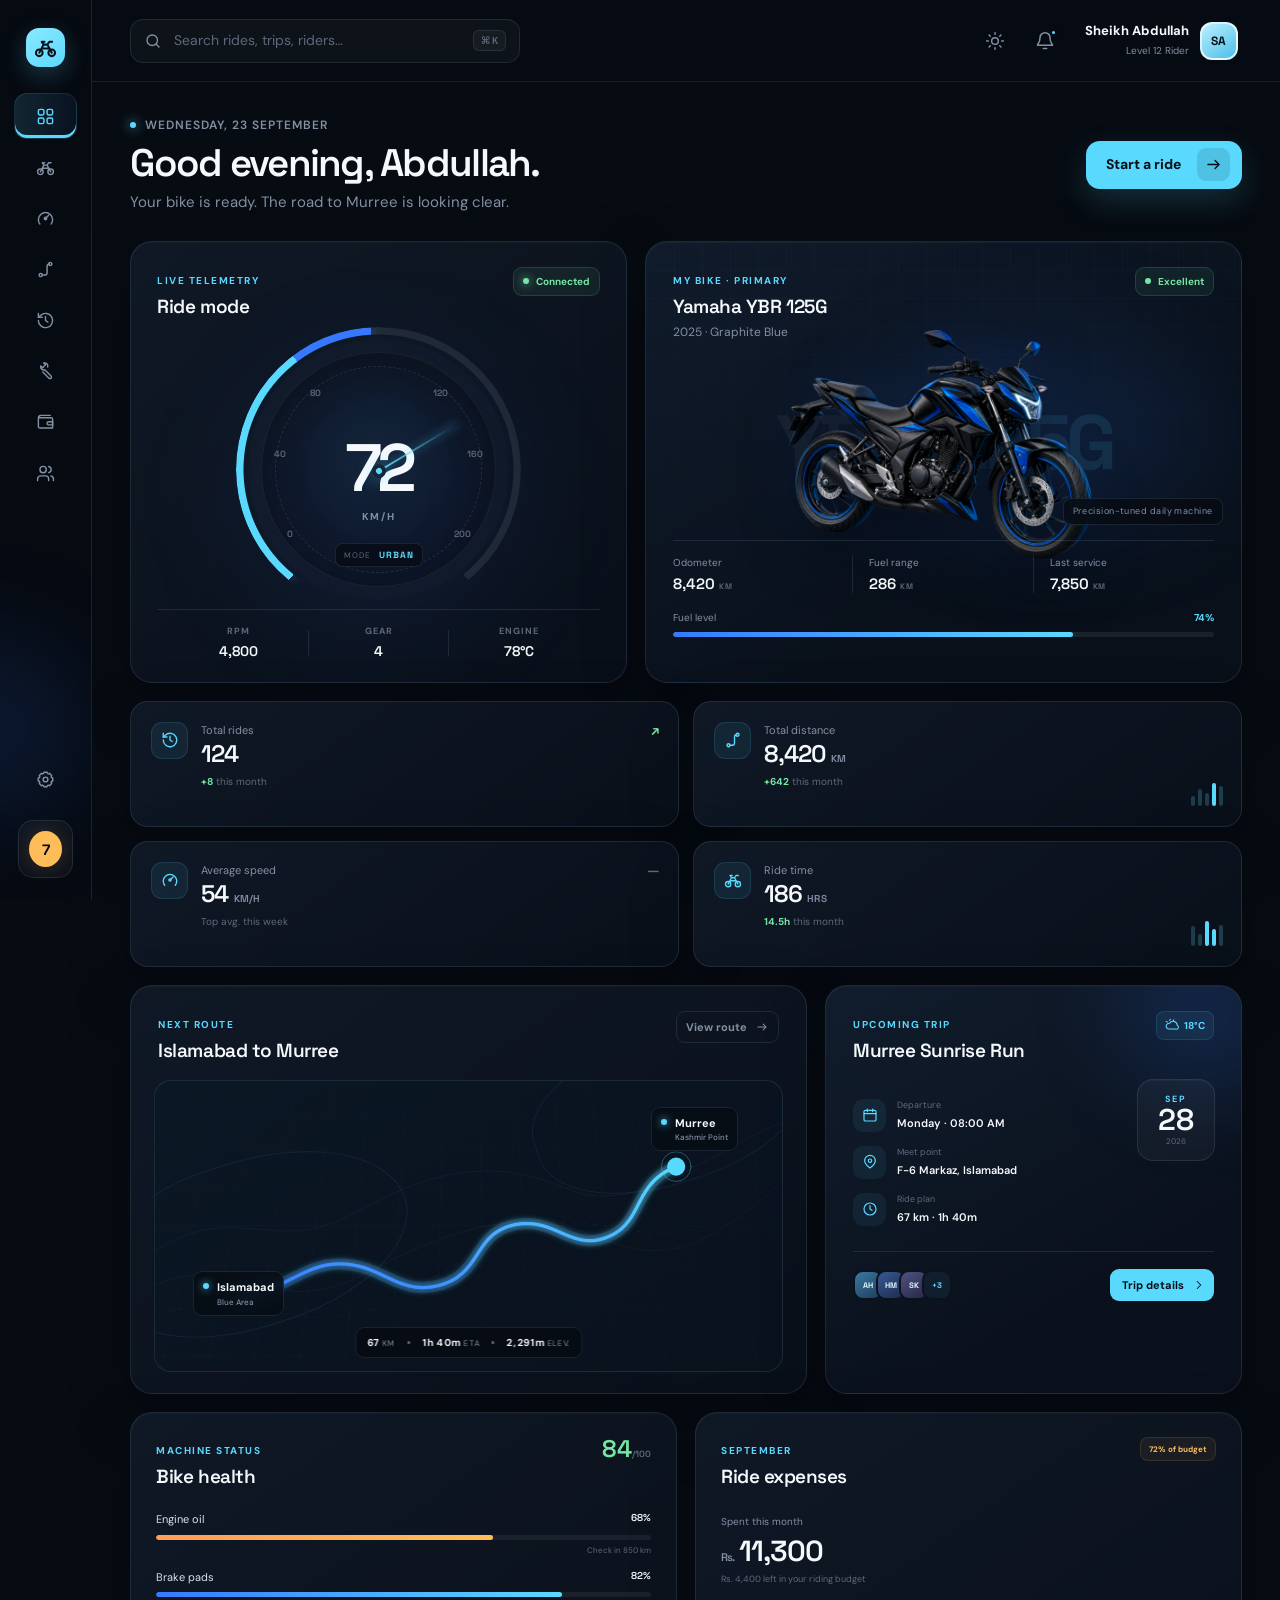
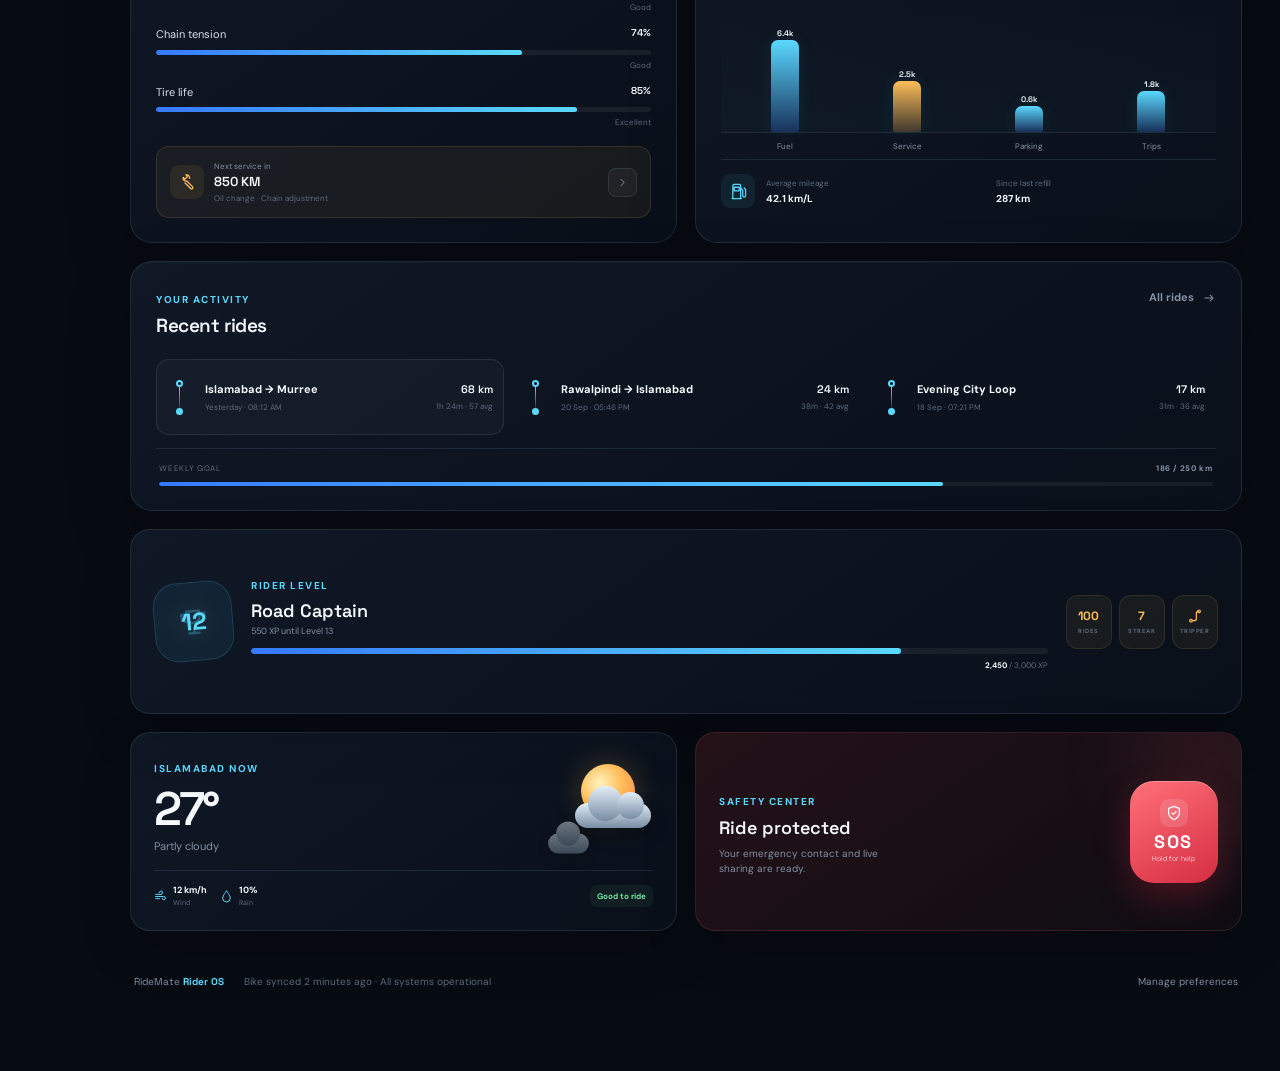
<file: RideMate/index.html>
<!DOCTYPE html>
<html lang="en">
<head>
  <meta charset="UTF-8">
  <meta name="viewport" content="width=device-width, initial-scale=1.0">
  <meta name="theme-color" content="#070b12">
  <meta name="description" content="RideMate — a focused motorcycle dashboard for rides, trips, bike health, and road-ready planning.">
  <title>RideMate — Rider Dashboard</title>
  <link rel="icon" type="image/svg+xml" href="data:image/svg+xml,%3Csvg xmlns='http://www.w3.org/2000/svg' viewBox='0 0 64 64'%3E%3Crect width='64' height='64' rx='16' fill='%23080d16'/%3E%3Ccircle cx='19' cy='42' r='9' fill='none' stroke='%235ad9ff' stroke-width='5'/%3E%3Ccircle cx='46' cy='42' r='9' fill='none' stroke='%235ad9ff' stroke-width='5'/%3E%3Cpath d='M19 42l11-19 9 19M27 31h15l4 11M30 23h10' fill='none' stroke='white' stroke-width='5' stroke-linecap='round' stroke-linejoin='round'/%3E%3C/svg%3E">
  <link rel="stylesheet" href="style.css">
</head>
<body>
  <svg class="svg-sprite" aria-hidden="true">
    <symbol id="i-grid" viewBox="0 0 24 24"><rect x="3" y="3" width="7" height="7" rx="2"/><rect x="14" y="3" width="7" height="7" rx="2"/><rect x="3" y="14" width="7" height="7" rx="2"/><rect x="14" y="14" width="7" height="7" rx="2"/></symbol>
    <symbol id="i-bike" viewBox="0 0 24 24"><circle cx="5.5" cy="17.5" r="3.5"/><circle cx="18.5" cy="17.5" r="3.5"/><path d="M5.5 17.5 10 9h4l4.5 8.5M8.2 13h8.3M10 9 8 6h3M14 9l2-3h3"/></symbol>
    <symbol id="i-gauge" viewBox="0 0 24 24"><path d="M4.9 19a9 9 0 1 1 14.2 0"/><path d="m12 12 4-4"/><circle cx="12" cy="12" r="1.5"/></symbol>
    <symbol id="i-route" viewBox="0 0 24 24"><circle cx="6" cy="19" r="2"/><circle cx="18" cy="5" r="2"/><path d="M8 19h3a3 3 0 0 0 3-3V8a3 3 0 0 1 3-3"/></symbol>
    <symbol id="i-history" viewBox="0 0 24 24"><path d="M3 12a9 9 0 1 0 3-6.7L3 8"/><path d="M3 3v5h5M12 7v5l3 2"/></symbol>
    <symbol id="i-tool" viewBox="0 0 24 24"><path d="M14.7 6.3a4 4 0 0 0-5-5L12 3.6 8.4 7.2 6.1 4.9a4 4 0 0 0 5 5L19 17.8a1.8 1.8 0 1 1-2.6 2.6l-7.8-7.8"/></symbol>
    <symbol id="i-wallet" viewBox="0 0 24 24"><path d="M4 6h15a2 2 0 0 1 2 2v11H5a2 2 0 0 1-2-2V6.5A3.5 3.5 0 0 1 6.5 3H18"/><path d="M16 11h5v4h-5a2 2 0 0 1 0-4Z"/></symbol>
    <symbol id="i-users" viewBox="0 0 24 24"><path d="M16 21v-2a4 4 0 0 0-4-4H6a4 4 0 0 0-4 4v2"/><circle cx="9" cy="7" r="4"/><path d="M22 21v-2a4 4 0 0 0-3-3.9M16 3.1a4 4 0 0 1 0 7.8"/></symbol>
    <symbol id="i-settings" viewBox="0 0 24 24"><circle cx="12" cy="12" r="3"/><path d="M19.4 15a1.7 1.7 0 0 0 .3 1.9l.1.1-2.8 2.8-.1-.1a1.7 1.7 0 0 0-1.9-.3 1.7 1.7 0 0 0-1 1.6v.2h-4V21a1.7 1.7 0 0 0-1-1.6 1.7 1.7 0 0 0-1.9.3l-.1.1L4.2 17l.1-.1a1.7 1.7 0 0 0 .3-1.9A1.7 1.7 0 0 0 3 14H2.8v-4H3a1.7 1.7 0 0 0 1.6-1 1.7 1.7 0 0 0-.3-1.9L4.2 7 7 4.2l.1.1A1.7 1.7 0 0 0 9 4.6a1.7 1.7 0 0 0 1-1.6v-.2h4V3a1.7 1.7 0 0 0 1 1.6 1.7 1.7 0 0 0 1.9-.3l.1-.1L19.8 7l-.1.1a1.7 1.7 0 0 0-.3 1.9 1.7 1.7 0 0 0 1.6 1h.2v4H21a1.7 1.7 0 0 0-1.6 1Z"/></symbol>
    <symbol id="i-search" viewBox="0 0 24 24"><circle cx="11" cy="11" r="7"/><path d="m20 20-4-4"/></symbol>
    <symbol id="i-bell" viewBox="0 0 24 24"><path d="M18 8a6 6 0 0 0-12 0c0 7-3 7-3 9h18c0-2-3-2-3-9M10 21h4"/></symbol>
    <symbol id="i-sun" viewBox="0 0 24 24"><circle cx="12" cy="12" r="4"/><path d="M12 2v2M12 20v2M4.9 4.9l1.4 1.4M17.7 17.7l1.4 1.4M2 12h2M20 12h2M4.9 19.1l1.4-1.4M17.7 6.3l1.4-1.4"/></symbol>
    <symbol id="i-arrow" viewBox="0 0 24 24"><path d="M5 12h14M14 7l5 5-5 5"/></symbol>
    <symbol id="i-pin" viewBox="0 0 24 24"><path d="M20 10c0 5-8 11-8 11S4 15 4 10a8 8 0 1 1 16 0Z"/><circle cx="12" cy="10" r="2.5"/></symbol>
    <symbol id="i-calendar" viewBox="0 0 24 24"><rect x="3" y="5" width="18" height="16" rx="2"/><path d="M16 3v4M8 3v4M3 10h18"/></symbol>
    <symbol id="i-clock" viewBox="0 0 24 24"><circle cx="12" cy="12" r="9"/><path d="M12 7v5l3 2"/></symbol>
    <symbol id="i-cloud" viewBox="0 0 24 24"><path d="M17.5 19H7a5 5 0 1 1 1-9.9A7 7 0 0 1 21 12.5 3.5 3.5 0 0 1 17.5 19Z"/><path d="m8 4 1-2M4 7 2 6M14 5l1-2"/></symbol>
    <symbol id="i-wind" viewBox="0 0 24 24"><path d="M3 8h10a3 3 0 1 0-3-3M3 12h15a3 3 0 1 1-3 3M3 16h7"/></symbol>
    <symbol id="i-drop" viewBox="0 0 24 24"><path d="M12 2S5 10 5 15a7 7 0 0 0 14 0c0-5-7-13-7-13Z"/></symbol>
    <symbol id="i-shield" viewBox="0 0 24 24"><path d="M12 22s8-4 8-10V5l-8-3-8 3v7c0 6 8 10 8 10Z"/><path d="m9 12 2 2 4-4"/></symbol>
    <symbol id="i-trophy" viewBox="0 0 24 24"><path d="M8 21h8M12 17v4M7 4h10v4a5 5 0 0 1-10 0V4Z"/><path d="M7 6H3v2a4 4 0 0 0 4 4M17 6h4v2a4 4 0 0 1-4 4"/></symbol>
    <symbol id="i-fuel" viewBox="0 0 24 24"><path d="M4 22V4a2 2 0 0 1 2-2h7a2 2 0 0 1 2 2v18M3 22h13M6 6h7v5H6z"/><path d="m15 7 3 3v8a2 2 0 0 0 4 0V9l-2-2"/></symbol>
    <symbol id="i-alert" viewBox="0 0 24 24"><path d="M10.3 3.9 2.2 18a2 2 0 0 0 1.7 3h16.2a2 2 0 0 0 1.7-3L13.7 3.9a2 2 0 0 0-3.4 0Z"/><path d="M12 9v4M12 17h.01"/></symbol>
    <symbol id="i-chevron" viewBox="0 0 24 24"><path d="m9 18 6-6-6-6"/></symbol>
  </svg>

  <div class="app-shell">
    <aside class="sidebar">
      <a class="brand" href="#" aria-label="RideMate home">
        <span class="brand-mark"><svg><use href="#i-bike"></use></svg></span>
        <span><b>RIDE</b>MATE<small>RIDER OS</small></span>
      </a>

      <nav class="primary-nav" aria-label="Main navigation">
        <a class="nav-link active" href="#" aria-current="page"><svg><use href="#i-grid"></use></svg><span>Dashboard</span></a>
        <a class="nav-link" href="#my-bike"><svg><use href="#i-bike"></use></svg><span>My Bike</span></a>
        <a class="nav-link" href="#live-ride"><svg><use href="#i-gauge"></use></svg><span>Live Ride</span><i>LIVE</i></a>
        <a class="nav-link" href="#trips"><svg><use href="#i-route"></use></svg><span>Trips</span></a>
        <a class="nav-link" href="#history"><svg><use href="#i-history"></use></svg><span>Ride History</span></a>
        <a class="nav-link" href="#maintenance"><svg><use href="#i-tool"></use></svg><span>Maintenance</span></a>
        <a class="nav-link" href="#expenses"><svg><use href="#i-wallet"></use></svg><span>Expenses</span></a>
        <a class="nav-link" href="#riders"><svg><use href="#i-users"></use></svg><span>Riders</span></a>
      </nav>

      <div class="sidebar-footer">
        <a class="nav-link" href="#settings"><svg><use href="#i-settings"></use></svg><span>Settings</span></a>
        <div class="ride-streak"><span>7</span><div><b>Day streak</b><small>Best: 12 days</small></div></div>
      </div>
    </aside>

    <main class="main-content">
      <header class="topbar">
        <label class="search-box">
          <svg><use href="#i-search"></use></svg>
          <input type="search" placeholder="Search rides, trips, riders…" aria-label="Search RideMate">
          <kbd>⌘ K</kbd>
        </label>
        <div class="top-actions">
          <button class="icon-button" type="button" aria-label="Switch theme"><svg><use href="#i-sun"></use></svg></button>
          <button class="icon-button notification" type="button" aria-label="Notifications"><svg><use href="#i-bell"></use></svg><span></span></button>
          <button class="profile-button" type="button" aria-label="Open Abdullah's profile">
            <span class="profile-copy"><b>Sheikh Abdullah</b><small>Level 12 Rider</small></span>
            <span class="avatar">SA</span>
          </button>
        </div>
      </header>

      <div class="dashboard">
        <section class="welcome-bar">
          <div>
            <p class="eyebrow"><span></span> Wednesday, 23 September</p>
            <h1>Good evening, Abdullah.</h1>
            <p>Your bike is ready. The road to Murree is looking clear.</p>
          </div>
          <a class="primary-button" href="#live-ride"><span>Start a ride</span><svg><use href="#i-arrow"></use></svg></a>
        </section>

        <section class="hero-grid" aria-label="Live ride and bike status">
          <article class="card speed-card" id="live-ride">
            <div class="card-topline">
              <div><span class="section-kicker">Live telemetry</span><h2>Ride mode</h2></div>
              <span class="signal-pill"><i></i> Connected</span>
            </div>
            <div class="speedometer" aria-label="Current speed 72 kilometers per hour">
              <div class="speed-ring">
                <div class="speed-face">
                  <span class="tick t1">0</span><span class="tick t2">40</span><span class="tick t3">80</span><span class="tick t4">120</span><span class="tick t5">160</span><span class="tick t6">200</span>
                  <div class="speed-value"><strong>72</strong><span>KM/H</span></div>
                  <div class="needle"><i></i></div>
                </div>
              </div>
              <div class="ride-mode"><span>MODE</span><b>URBAN</b></div>
            </div>
            <div class="telemetry-row">
              <div><span>RPM</span><b>4,800</b></div><i></i>
              <div><span>GEAR</span><b>4</b></div><i></i>
              <div><span>ENGINE</span><b>78°C</b></div>
            </div>
          </article>

          <article class="card bike-card" id="my-bike">
            <div class="bike-glow"></div>
            <div class="card-topline bike-heading">
              <div><span class="section-kicker">My bike · Primary</span><h2>Yamaha YBR 125G</h2><p>2025 · Graphite Blue</p></div>
              <span class="status-badge"><i></i> Excellent</span>
            </div>
            <div class="bike-stage" aria-hidden="true">
              <div class="machine-wordmark">YBR <span>/ 125G</span></div>
              <img src="assets/ridemate-motorcycle.png" alt="" width="1536" height="1024">
              <span class="asset-note">Precision-tuned daily machine</span>
            </div>
            <div class="bike-specs">
              <div><span>Odometer</span><strong>8,420 <small>KM</small></strong></div>
              <div><span>Fuel range</span><strong>286 <small>KM</small></strong></div>
              <div><span>Last service</span><strong>7,850 <small>KM</small></strong></div>
            </div>
            <div class="fuel-line"><div><span>Fuel level</span><b>74%</b></div><div class="progress-track"><span style="width:74%"></span></div></div>
          </article>
        </section>

        <section class="stats-grid" aria-label="Ride statistics">
          <article class="stat-card"><span class="stat-icon"><svg><use href="#i-history"></use></svg></span><div><small>Total rides</small><strong>124</strong><p><b>+8</b> this month</p></div><span class="mini-trend up">↗</span></article>
          <article class="stat-card"><span class="stat-icon"><svg><use href="#i-route"></use></svg></span><div><small>Total distance</small><strong>8,420 <em>km</em></strong><p><b>+642</b> this month</p></div><span class="mini-bars"><i></i><i></i><i></i><i></i><i></i></span></article>
          <article class="stat-card"><span class="stat-icon"><svg><use href="#i-gauge"></use></svg></span><div><small>Average speed</small><strong>54 <em>km/h</em></strong><p>Top avg. this week</p></div><span class="mini-trend">—</span></article>
          <article class="stat-card"><span class="stat-icon"><svg><use href="#i-bike"></use></svg></span><div><small>Ride time</small><strong>186 <em>hrs</em></strong><p><b>14.5h</b> this month</p></div><span class="mini-bars alt"><i></i><i></i><i></i><i></i><i></i></span></article>
        </section>

        <section class="trip-grid" id="trips" aria-label="Upcoming route and trip">
          <article class="card map-card">
            <div class="card-topline">
              <div><span class="section-kicker">Next route</span><h2>Islamabad to Murree</h2></div>
              <button class="ghost-button" type="button">View route <svg><use href="#i-arrow"></use></svg></button>
            </div>
            <div class="route-map" aria-label="Route map from Islamabad to Murree, 67 kilometers">
              <div class="map-grid"></div>
              <svg viewBox="0 0 760 300" role="img" aria-hidden="true">
                <defs>
                  <linearGradient id="routeGradient" x1="0" y1="1" x2="1" y2="0"><stop offset="0" stop-color="#3679ff"/><stop offset="1" stop-color="#5ad9ff"/></linearGradient>
                  <filter id="routeGlow"><feGaussianBlur stdDeviation="4" result="b"/><feMerge><feMergeNode in="b"/><feMergeNode in="SourceGraphic"/></feMerge></filter>
                </defs>
                <path class="terrain-line tl-1" d="M-30 235C95 165 135 270 250 210S445 125 540 165s150-5 250-95"/>
                <path class="terrain-line tl-2" d="M-20 270c130-66 175 20 285-20s150-125 280-100 130-5 235-82"/>
                <path class="terrain-line tl-3" d="M-15 190c110-80 155 0 255-55s170-68 260-30 190-60 275-85"/>
                <path class="route-shadow" d="M105 232C157 230 178 197 222 196c54-1 73 41 126 25 48-15 39-61 86-72 52-12 72 36 120 12 38-19 27-63 78-83"/>
                <path class="route-line" d="M105 232C157 230 178 197 222 196c54-1 73 41 126 25 48-15 39-61 86-72 52-12 72 36 120 12 38-19 27-63 78-83"/>
                <circle class="route-start" cx="105" cy="232" r="8"/><circle class="route-ring" cx="105" cy="232" r="16"/>
                <circle class="route-end" cx="632" cy="78" r="9"/><circle class="route-ring end" cx="632" cy="78" r="18"/>
              </svg>
              <span class="map-place start"><i></i> Islamabad<small>Blue Area</small></span>
              <span class="map-place end"><i></i> Murree<small>Kashmir Point</small></span>
              <div class="map-summary"><span><b>67</b> KM</span><i></i><span><b>1h 40m</b> ETA</span><i></i><span><b>2,291m</b> ELEV.</span></div>
            </div>
          </article>

          <article class="card trip-card">
            <div class="trip-accent"></div>
            <div class="card-topline">
              <div><span class="section-kicker">Upcoming trip</span><h2>Murree Sunrise Run</h2></div>
              <span class="weather-chip"><svg><use href="#i-cloud"></use></svg> 18°C</span>
            </div>
            <div class="trip-date-block"><span>SEP</span><strong>28</strong><i>2026</i></div>
            <div class="trip-info-list">
              <div><span class="info-icon"><svg><use href="#i-calendar"></use></svg></span><p><small>Departure</small><b>Monday · 08:00 AM</b></p></div>
              <div><span class="info-icon"><svg><use href="#i-pin"></use></svg></span><p><small>Meet point</small><b>F-6 Markaz, Islamabad</b></p></div>
              <div><span class="info-icon"><svg><use href="#i-clock"></use></svg></span><p><small>Ride plan</small><b>67 km · 1h 40m</b></p></div>
            </div>
            <div class="trip-footer">
              <div class="rider-stack" aria-label="Six riders joining"><span>AH</span><span>HM</span><span>SK</span><span>+3</span></div>
              <a class="compact-button" href="#riders">Trip details <svg><use href="#i-chevron"></use></svg></a>
            </div>
          </article>
        </section>

        <section class="operations-grid" aria-label="Bike health, expenses, and recent rides">
          <article class="card health-card" id="maintenance">
            <div class="card-topline">
              <div><span class="section-kicker">Machine status</span><h2>Bike health</h2></div>
              <span class="health-score">84<small>/100</small></span>
            </div>
            <div class="health-list">
              <div class="health-row"><div><span>Engine oil</span><b>68%</b></div><div class="health-track"><i style="width:68%"></i></div><small>Check in 850 km</small></div>
              <div class="health-row"><div><span>Brake pads</span><b>82%</b></div><div class="health-track"><i style="width:82%"></i></div><small>Good</small></div>
              <div class="health-row"><div><span>Chain tension</span><b>74%</b></div><div class="health-track"><i style="width:74%"></i></div><small>Good</small></div>
              <div class="health-row"><div><span>Tire life</span><b>85%</b></div><div class="health-track"><i style="width:85%"></i></div><small>Excellent</small></div>
            </div>
            <div class="service-callout"><span><svg><use href="#i-tool"></use></svg></span><div><small>Next service in</small><b>850 KM</b><p>Oil change · Chain adjustment</p></div><button type="button" aria-label="Open service schedule"><svg><use href="#i-chevron"></use></svg></button></div>
          </article>

          <article class="card expense-card" id="expenses">
            <div class="card-topline">
              <div><span class="section-kicker">September</span><h2>Ride expenses</h2></div>
              <span class="budget-pill">72% of budget</span>
            </div>
            <div class="expense-total"><span>Spent this month</span><strong><small>Rs.</small> 11,300</strong><p>Rs. 4,400 left in your riding budget</p></div>
            <div class="expense-chart" aria-label="Monthly expense bar chart">
              <div style="--bar:78%"><i></i><span>Fuel</span><b>6.4k</b></div>
              <div style="--bar:43%"><i></i><span>Service</span><b>2.5k</b></div>
              <div style="--bar:22%"><i></i><span>Parking</span><b>0.6k</b></div>
              <div style="--bar:35%"><i></i><span>Trips</span><b>1.8k</b></div>
            </div>
            <div class="fuel-summary"><span class="fuel-icon"><svg><use href="#i-fuel"></use></svg></span><div><small>Average mileage</small><b>42.1 km/L</b></div><div><small>Since last refill</small><b>287 km</b></div></div>
          </article>

          <article class="card rides-card" id="history">
            <div class="card-topline">
              <div><span class="section-kicker">Your activity</span><h2>Recent rides</h2></div>
              <a class="text-link" href="#history">All rides <svg><use href="#i-arrow"></use></svg></a>
            </div>
            <div class="ride-list">
              <a class="ride-item featured" href="#"><span class="ride-route"><i class="route-symbol"><b></b><em></em></i><span><strong>Islamabad → Murree</strong><small>Yesterday · 08:12 AM</small></span></span><span class="ride-metrics"><b>68 km</b><small>1h 24m · 57 avg</small></span><svg><use href="#i-chevron"></use></svg></a>
              <a class="ride-item" href="#"><span class="ride-route"><i class="route-symbol"><b></b><em></em></i><span><strong>Rawalpindi → Islamabad</strong><small>20 Sep · 05:46 PM</small></span></span><span class="ride-metrics"><b>24 km</b><small>38m · 42 avg</small></span><svg><use href="#i-chevron"></use></svg></a>
              <a class="ride-item" href="#"><span class="ride-route"><i class="route-symbol"><b></b><em></em></i><span><strong>Evening City Loop</strong><small>18 Sep · 07:21 PM</small></span></span><span class="ride-metrics"><b>17 km</b><small>31m · 36 avg</small></span><svg><use href="#i-chevron"></use></svg></a>
            </div>
            <div class="ride-week"><span>WEEKLY GOAL</span><b>186 / 250 km</b><div><i style="width:74.4%"></i></div></div>
          </article>
        </section>

        <section class="insight-grid" aria-label="Weather, rider progress, and safety">
          <article class="weather-card">
            <div><span class="section-kicker">Islamabad now</span><strong>27°</strong><p>Partly cloudy</p></div>
            <div class="weather-art" aria-hidden="true"><i class="sun-orb"></i><span class="cloud-one"></span><span class="cloud-two"></span></div>
            <div class="weather-details"><span><svg><use href="#i-wind"></use></svg><b>12 km/h</b><small>Wind</small></span><span><svg><use href="#i-drop"></use></svg><b>10%</b><small>Rain</small></span><em>Good to ride</em></div>
          </article>

          <article class="level-card" id="riders">
            <span class="level-badge"><svg><use href="#i-trophy"></use></svg><b>12</b></span>
            <div class="level-copy"><span class="section-kicker">Rider level</span><h2>Road Captain</h2><p>550 XP until Level 13</p><div class="xp-track"><i style="width:81.6%"></i></div><small><b>2,450</b> / 3,000 XP</small></div>
            <div class="achievement-row"><span title="100 rides">100<small>RIDES</small></span><span title="Seven day streak">7<small>STREAK</small></span><span title="Road tripper"><svg><use href="#i-route"></use></svg><small>TRIPPER</small></span></div>
          </article>

          <article class="safety-card">
            <div><span class="section-kicker">Safety center</span><h2>Ride protected</h2><p>Your emergency contact and live sharing are ready.</p></div>
            <button class="sos-button" type="button"><span><svg><use href="#i-shield"></use></svg></span><b>SOS</b><small>Hold for help</small></button>
          </article>
        </section>

        <footer class="dashboard-footer"><span>RideMate <b>Rider OS</b></span><p>Bike synced 2 minutes ago · All systems operational</p><a href="#settings">Manage preferences</a></footer>
      </div>
    </main>
  </div>
</body>
</html>
</file>
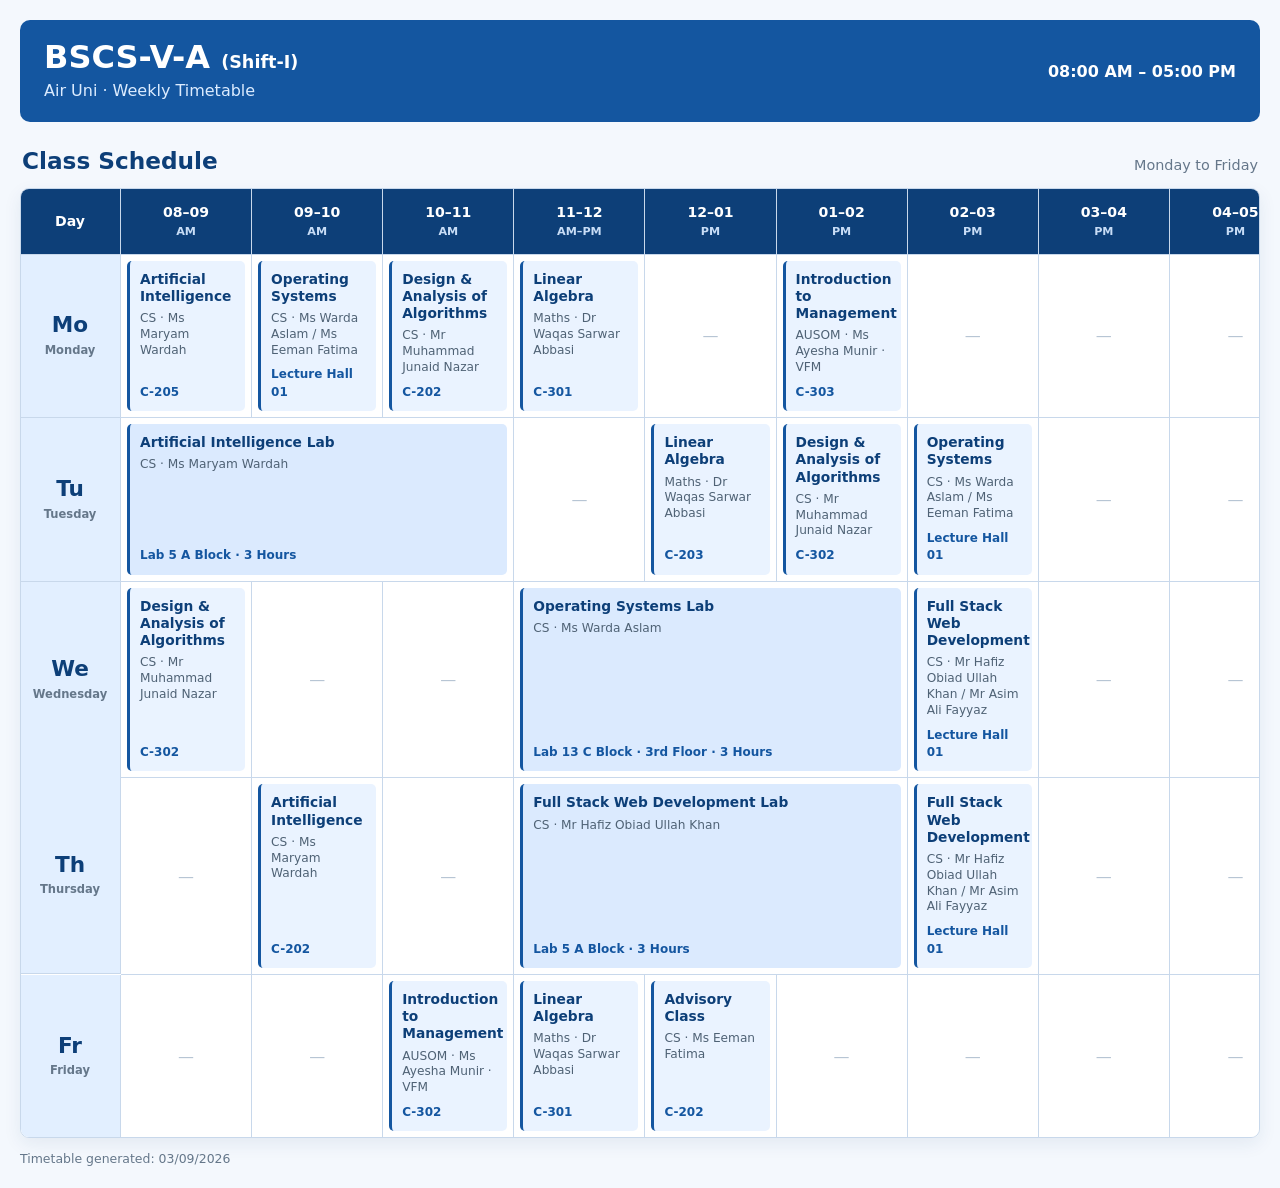
<file: TimeTable/index.html>
<!doctype html>
<html lang="en">
  <head>
    <meta charset="UTF-8" />
    <meta name="viewport" content="width=device-width, initial-scale=1.0" />
    <meta name="description" content="Weekly timetable for BSCS-V-A, Shift I." />
    <meta name="theme-color" content="#1456a0" />
    <title>BSCS-V-A Timetable</title>
    <link
      rel="icon"
      type="image/svg+xml"
      href="data:image/svg+xml,%3Csvg xmlns='http://www.w3.org/2000/svg' viewBox='0 0 64 64'%3E%3Crect width='64' height='64' rx='12' fill='%231456a0'/%3E%3Cpath d='M15 18h34v8H15zm0 12h34v8H15zm0 12h22v8H15z' fill='white'/%3E%3C/svg%3E"
    />
    <link rel="stylesheet" href="styles.css" />
  </head>

  <body>
    <main class="page">
      <header class="page-header">
        <div>
          <h1>BSCS-V-A <span>(Shift-I)</span></h1>
          <p>Air Uni · Weekly Timetable</p>
        </div>
        <p class="hours">08:00 AM – 05:00 PM</p>
      </header>

      <section aria-labelledby="schedule-title">
        <div class="section-title">
          <h2 id="schedule-title">Class Schedule</h2>
          <p>Monday to Friday</p>
        </div>

        <p class="mobile-note">Swipe left to view all time periods.</p>

        <div class="table-wrap" role="region" aria-label="Weekly timetable" tabindex="0">
          <table class="timetable">
            <caption class="sr-only">
              BSCS-V-A Shift I weekly timetable from 8:00 AM to 5:00 PM
            </caption>
            <colgroup>
              <col class="day-column" />
              <col span="9" />
            </colgroup>
            <thead>
              <tr>
                <th scope="col">Day</th>
                <th scope="col"><span>08–09</span><small>AM</small></th>
                <th scope="col"><span>09–10</span><small>AM</small></th>
                <th scope="col"><span>10–11</span><small>AM</small></th>
                <th scope="col"><span>11–12</span><small>AM–PM</small></th>
                <th scope="col"><span>12–01</span><small>PM</small></th>
                <th scope="col"><span>01–02</span><small>PM</small></th>
                <th scope="col"><span>02–03</span><small>PM</small></th>
                <th scope="col"><span>03–04</span><small>PM</small></th>
                <th scope="col"><span>04–05</span><small>PM</small></th>
              </tr>
            </thead>

            <tbody>
              <tr>
                <th class="day" scope="row"><span>Mo</span><small>Monday</small></th>
                <td>
                  <div class="course">
                    <h3>Artificial Intelligence</h3>
                    <p class="teacher">CS · Ms Maryam Wardah</p>
                    <p class="room">C-205</p>
                  </div>
                </td>
                <td>
                  <div class="course">
                    <h3>Operating Systems</h3>
                    <p class="teacher">CS · Ms Warda Aslam / Ms Eeman Fatima</p>
                    <p class="room">Lecture Hall 01</p>
                  </div>
                </td>
                <td>
                  <div class="course">
                    <h3>Design &amp; Analysis of Algorithms</h3>
                    <p class="teacher">CS · Mr Muhammad Junaid Nazar</p>
                    <p class="room">C-202</p>
                  </div>
                </td>
                <td>
                  <div class="course">
                    <h3>Linear Algebra</h3>
                    <p class="teacher">Maths · Dr Waqas Sarwar Abbasi</p>
                    <p class="room">C-301</p>
                  </div>
                </td>
                <td class="empty"><span aria-hidden="true">—</span></td>
                <td>
                  <div class="course">
                    <h3>Introduction to Management</h3>
                    <p class="teacher">AUSOM · Ms Ayesha Munir · VFM</p>
                    <p class="room">C-303</p>
                  </div>
                </td>
                <td class="empty"><span aria-hidden="true">—</span></td>
                <td class="empty"><span aria-hidden="true">—</span></td>
                <td class="empty"><span aria-hidden="true">—</span></td>
              </tr>

              <tr>
                <th class="day" scope="row"><span>Tu</span><small>Tuesday</small></th>
                <td colspan="3">
                  <div class="course lab">
                    <h3>Artificial Intelligence Lab</h3>
                    <p class="teacher">CS · Ms Maryam Wardah</p>
                    <p class="room">Lab 5 A Block · 3 Hours</p>
                  </div>
                </td>
                <td class="empty"><span aria-hidden="true">—</span></td>
                <td>
                  <div class="course">
                    <h3>Linear Algebra</h3>
                    <p class="teacher">Maths · Dr Waqas Sarwar Abbasi</p>
                    <p class="room">C-203</p>
                  </div>
                </td>
                <td>
                  <div class="course">
                    <h3>Design &amp; Analysis of Algorithms</h3>
                    <p class="teacher">CS · Mr Muhammad Junaid Nazar</p>
                    <p class="room">C-302</p>
                  </div>
                </td>
                <td>
                  <div class="course">
                    <h3>Operating Systems</h3>
                    <p class="teacher">CS · Ms Warda Aslam / Ms Eeman Fatima</p>
                    <p class="room">Lecture Hall 01</p>
                  </div>
                </td>
                <td class="empty"><span aria-hidden="true">—</span></td>
                <td class="empty"><span aria-hidden="true">—</span></td>
              </tr>

              <tr>
                <th class="day" scope="row"><span>We</span><small>Wednesday</small></th>
                <td>
                  <div class="course">
                    <h3>Design &amp; Analysis of Algorithms</h3>
                    <p class="teacher">CS · Mr Muhammad Junaid Nazar</p>
                    <p class="room">C-302</p>
                  </div>
                </td>
                <td class="empty"><span aria-hidden="true">—</span></td>
                <td class="empty"><span aria-hidden="true">—</span></td>
                <td colspan="3">
                  <div class="course lab">
                    <h3>Operating Systems Lab</h3>
                    <p class="teacher">CS · Ms Warda Aslam</p>
                    <p class="room">Lab 13 C Block · 3rd Floor · 3 Hours</p>
                  </div>
                </td>
                <td>
                  <div class="course">
                    <h3>Full Stack Web Development</h3>
                    <p class="teacher">CS · Mr Hafiz Obiad Ullah Khan / Mr Asim Ali Fayyaz</p>
                    <p class="room">Lecture Hall 01</p>
                  </div>
                </td>
                <td class="empty"><span aria-hidden="true">—</span></td>
                <td class="empty"><span aria-hidden="true">—</span></td>
              </tr>

              <tr>
                <th class="day" scope="row"><span>Th</span><small>Thursday</small></th>
                <td class="empty"><span aria-hidden="true">—</span></td>
                <td>
                  <div class="course">
                    <h3>Artificial Intelligence</h3>
                    <p class="teacher">CS · Ms Maryam Wardah</p>
                    <p class="room">C-202</p>
                  </div>
                </td>
                <td class="empty"><span aria-hidden="true">—</span></td>
                <td colspan="3">
                  <div class="course lab">
                    <h3>Full Stack Web Development Lab</h3>
                    <p class="teacher">CS · Mr Hafiz Obiad Ullah Khan</p>
                    <p class="room">Lab 5 A Block · 3 Hours</p>
                  </div>
                </td>
                <td>
                  <div class="course">
                    <h3>Full Stack Web Development</h3>
                    <p class="teacher">CS · Mr Hafiz Obiad Ullah Khan / Mr Asim Ali Fayyaz</p>
                    <p class="room">Lecture Hall 01</p>
                  </div>
                </td>
                <td class="empty"><span aria-hidden="true">—</span></td>
                <td class="empty"><span aria-hidden="true">—</span></td>
              </tr>

              <tr>
                <th class="day" scope="row"><span>Fr</span><small>Friday</small></th>
                <td class="empty"><span aria-hidden="true">—</span></td>
                <td class="empty"><span aria-hidden="true">—</span></td>
                <td>
                  <div class="course">
                    <h3>Introduction to Management</h3>
                    <p class="teacher">AUSOM · Ms Ayesha Munir · VFM</p>
                    <p class="room">C-302</p>
                  </div>
                </td>
                <td>
                  <div class="course">
                    <h3>Linear Algebra</h3>
                    <p class="teacher">Maths · Dr Waqas Sarwar Abbasi</p>
                    <p class="room">C-301</p>
                  </div>
                </td>
                <td>
                  <div class="course">
                    <h3>Advisory Class</h3>
                    <p class="teacher">CS · Ms Eeman Fatima</p>
                    <p class="room">C-202</p>
                  </div>
                </td>
                <td class="empty"><span aria-hidden="true">—</span></td>
                <td class="empty"><span aria-hidden="true">—</span></td>
                <td class="empty"><span aria-hidden="true">—</span></td>
                <td class="empty"><span aria-hidden="true">—</span></td>
              </tr>
            </tbody>
          </table>
        </div>
      </section>

      <footer>
        <p>Timetable generated: 03/09/2026</p>
      </footer>
    </main>
  </body>
</html>
</file>
<file: Facebook/styles.css>
/* 1. COLORS AND BASIC SETTINGS */
:root {
  --facebook-blue: #0866ff;
  --bg: #f0f2f5;
  --text: #050505;
  --text-secondary: #65676b;
  --divider: #e4e6eb;
  --green: #31a24c;
  --red: #f3425f;
  --yellow: #f7b928;
  --purple: #9360f7;
  --shadow-sm: 0 1px 2px rgba(0, 0, 0, 0.16);
  --shadow-md: 0 4px 16px rgba(0, 0, 0, 0.14);
  --topbar-height: 56px;
  --radius: 12px;
}

*,
*::before,
*::after {
  box-sizing: border-box;
}

html {
  scroll-behavior: smooth;
}

body {
  margin: 0;
  background: var(--bg);
  color: var(--text);
  font-family: Helvetica, Arial, sans-serif;
  font-size: 15px;
  line-height: 1.34;
  overflow-x: hidden;
}

button,
input {
  font: inherit;
}

button,
a,
summary {
  -webkit-tap-highlight-color: transparent;
}

button {
  border: 0;
  background: transparent;
  color: inherit;
  cursor: pointer;
}

a {
  color: inherit;
  text-decoration: none;
}

.skip-link {
  position: fixed;
  z-index: 1000;
  top: 8px;
  left: 12px;
  padding: 10px 14px;
  transform: translateY(-150%);
  border-radius: 7px;
  background: var(--facebook-blue);
  color: white;
  font-weight: 700;
  box-shadow: var(--shadow-md);
  transition: transform 140ms ease;
}

.skip-link:focus {
  transform: translateY(0);
}

button:focus-visible,
a:focus-visible,
summary:focus-visible,
input:focus-visible {
  outline: 3px solid rgba(8, 102, 255, 0.35);
  outline-offset: 2px;
}

/* Shared helpers */
.svg-sprite {
  position: absolute;
  width: 0;
  height: 0;
  overflow: hidden;
}

.icon {
  width: 20px;
  height: 20px;
  display: inline-block;
  fill: none;
  stroke: currentColor;
  stroke-linecap: round;
  stroke-linejoin: round;
  stroke-width: 1.9;
  flex: 0 0 auto;
}

.icon--lg {
  width: 27px;
  height: 27px;
  stroke-width: 1.7;
}

.icon--tiny {
  width: 12px;
  height: 12px;
  vertical-align: -2px;
}

.sr-only {
  position: absolute !important;
  width: 1px !important;
  height: 1px !important;
  padding: 0 !important;
  margin: -1px !important;
  overflow: hidden !important;
  clip: rect(0, 0, 0, 0) !important;
  white-space: nowrap !important;
  border: 0 !important;
}

/* 2. TOP NAVIGATION */
.topbar {
  position: fixed;
  z-index: 100;
  inset: 0 0 auto 0;
  height: var(--topbar-height);
  display: grid;
  grid-template-columns: minmax(270px, 1fr) minmax(350px, 680px) minmax(270px, 1fr);
  align-items: center;
  gap: 12px;
  padding: 0 16px;
  background: rgba(255, 255, 255, 0.98);
  box-shadow: 0 1px 3px rgba(0, 0, 0, 0.15);
  backdrop-filter: blur(14px);
}

.topbar-left,
.topbar-actions,
.primary-nav {
  display: flex;
  align-items: center;
}

.topbar-left {
  min-width: 0;
  gap: 8px;
}

.brand {
  width: 40px;
  height: 40px;
  display: grid;
  place-items: end center;
  flex: 0 0 auto;
  overflow: hidden;
  border-radius: 50%;
  background: var(--facebook-blue);
  color: white;
  font-family: Arial, sans-serif;
  font-size: 38px;
  font-weight: 700;
  line-height: 43px;
  letter-spacing: -2px;
}

.search-box {
  width: min(240px, 100%);
  height: 40px;
  display: flex;
  align-items: center;
  gap: 8px;
  padding: 0 13px;
  border-radius: 999px;
  background: var(--bg);
  color: var(--text-secondary);
  cursor: text;
  transition: box-shadow 160ms ease, background 160ms ease;
}

.search-box:focus-within {
  background: white;
  box-shadow: 0 0 0 2px var(--facebook-blue);
}

.search-box input,
.comment-box input {
  min-width: 0;
  flex: 1;
  border: 0;
  outline: 0;
  background: transparent;
}

.search-box input {
  color: var(--text);
  font-size: 15px;
}

.search-box input::placeholder {
  color: var(--text-secondary);
}

.primary-nav {
  height: 100%;
  justify-content: center;
  gap: 8px;
}

.nav-tab {
  position: relative;
  height: 48px;
  max-width: 112px;
  flex: 1;
  display: grid;
  place-items: center;
  border-radius: 8px;
  color: var(--text-secondary);
  transition: background 150ms ease, color 150ms ease, transform 150ms ease;
}

.nav-tab:hover {
  background: var(--bg);
}

.nav-tab:active {
  transform: scale(0.97);
}

.nav-tab.is-active {
  color: var(--facebook-blue);
  border-radius: 0;
}

.nav-tab.is-active::after {
  content: "";
  position: absolute;
  inset: auto 0 -4px;
  height: 3px;
  border-radius: 3px 3px 0 0;
  background: var(--facebook-blue);
}

.topbar-actions {
  justify-content: flex-end;
  gap: 8px;
}

.circle-button {
  position: relative;
  width: 40px;
  height: 40px;
  display: grid;
  place-items: center;
  flex: 0 0 auto;
  border-radius: 50%;
  background: var(--divider);
  color: var(--text);
  transition: background 150ms ease, transform 150ms ease;
}

.circle-button:hover {
  background: #d8dade;
}

.circle-button:active {
  transform: scale(0.94);
}

.notification-badge {
  position: absolute;
  top: -5px;
  right: -5px;
  min-width: 19px;
  height: 19px;
  display: grid;
  place-items: center;
  padding: 0 5px;
  border: 2px solid white;
  border-radius: 999px;
  background: #e41e3f;
  color: white;
  font-size: 11px;
  font-weight: 700;
  line-height: 1;
}

.avatar {
  position: relative;
  width: 40px;
  height: 40px;
  display: inline-grid;
  place-items: center;
  flex: 0 0 auto;
  border-radius: 50%;
  background: linear-gradient(145deg, #9ca3af, #4b5563);
  color: white;
  font-size: 13px;
  font-weight: 700;
  letter-spacing: 0.2px;
  user-select: none;
}

.avatar--small {
  width: 32px;
  height: 32px;
  font-size: 11px;
}

.avatar--me { background: linear-gradient(145deg, #2f80ed, #7357d9); }
.avatar--maya { background: linear-gradient(145deg, #f27a5f, #b03772); }
.avatar--daniel { background: linear-gradient(145deg, #20a5a5, #185d93); }
.avatar--sophia { background: linear-gradient(145deg, #b68bff, #6547b8); }
.avatar--leo { background: linear-gradient(145deg, #f4a261, #d35454); }
.avatar--nora { background: linear-gradient(145deg, #57b894, #197b72); }
.avatar--ethan { background: linear-gradient(145deg, #7d93a6, #34495e); }
.avatar--ava { background: linear-gradient(145deg, #ee84a4, #a73d80); }
.avatar--marcus { background: linear-gradient(145deg, #8c7ae6, #3c40c6); }

.avatar--border {
  box-shadow: 0 0 0 4px var(--facebook-blue), 0 0 0 6px white;
}

.account-menu {
  position: relative;
}

.account-menu > summary {
  list-style: none;
  cursor: pointer;
}

.account-menu > summary::-webkit-details-marker {
  display: none;
}

.account-menu > summary::after {
  content: "⌄";
  position: absolute;
  right: -2px;
  bottom: -2px;
  width: 16px;
  height: 16px;
  display: grid;
  place-items: center;
  border: 2px solid white;
  border-radius: 50%;
  background: var(--divider);
  color: var(--text);
  font-size: 10px;
  line-height: 1;
}

.account-panel {
  position: absolute;
  top: 50px;
  right: 0;
  width: 350px;
  padding: 12px;
  border-radius: 12px;
  background: white;
  box-shadow: var(--shadow-md);
}

.account-profile {
  display: flex;
  align-items: center;
  gap: 12px;
  padding: 8px;
  border-radius: 8px;
}

.account-profile:hover,
.account-panel button:hover {
  background: var(--bg);
}

.account-profile div {
  display: grid;
  gap: 2px;
}

.account-profile div span {
  color: var(--facebook-blue);
  font-size: 13px;
}

.account-panel hr {
  margin: 8px 0;
  border: 0;
  border-top: 1px solid var(--divider);
}

.account-panel button {
  width: 100%;
  display: flex;
  align-items: center;
  justify-content: space-between;
  padding: 11px 10px;
  border-radius: 8px;
  font-weight: 600;
  text-align: left;
}

/* 3. PAGE COLUMNS AND SIDE MENUS */
.app-shell {
  min-height: 100vh;
  display: grid;
  grid-template-columns: minmax(250px, 360px) minmax(500px, 680px) minmax(250px, 360px);
  justify-content: space-between;
  gap: 32px;
  padding-top: var(--topbar-height);
}

.sidebar {
  position: sticky;
  top: var(--topbar-height);
  height: calc(100vh - var(--topbar-height));
  overflow-y: auto;
  scrollbar-width: thin;
  scrollbar-color: transparent transparent;
}

.sidebar:hover {
  scrollbar-color: #bcc0c4 transparent;
}

.left-sidebar {
  padding: 16px 8px 20px 12px;
}

.right-sidebar {
  padding: 18px 20px 80px 0;
}

.side-nav {
  padding-bottom: 9px;
  border-bottom: 1px solid #ced0d4;
}

.side-link,
.contact-list a {
  min-height: 48px;
  display: flex;
  align-items: center;
  gap: 12px;
  padding: 4px 8px;
  border-radius: 8px;
  font-weight: 600;
}

.side-link {
  width: 100%;
  text-align: left;
  transition: background 150ms ease;
}

.side-link:hover {
  background: #e4e6e9;
}

.side-nav__icon,
.shortcut-thumb {
  width: 36px;
  height: 36px;
  display: grid;
  place-items: center;
  flex: 0 0 auto;
}

.side-nav__icon {
  border-radius: 50%;
}

.side-nav__icon .icon {
  width: 26px;
  height: 26px;
  stroke-width: 1.8;
}

.side-nav__icon--blue { color: #1877f2; }
.side-nav__icon--cyan { color: #0a95e8; }
.side-nav__icon--purple { color: #8a4fed; }
.side-nav__icon--red { color: #e84d65; }
.side-nav__icon--neutral { background: #d8dade; color: var(--text); }

.shortcuts {
  padding-top: 12px;
}

.section-heading {
  min-height: 34px;
  display: flex;
  align-items: center;
  justify-content: space-between;
  gap: 10px;
  padding: 0 8px;
  color: var(--text-secondary);
}

.section-heading h2 {
  margin: 0;
  font-size: 17px;
  font-weight: 700;
}

.section-heading button {
  padding: 6px 8px;
  border-radius: 5px;
  color: var(--facebook-blue);
}

.section-heading button:hover {
  background: #e4e6e9;
}

.shortcut-thumb {
  border-radius: 9px;
  color: white;
  font-weight: 800;
}

.shortcut-thumb--design { background: linear-gradient(135deg, #f857a6, #7857d8); }
.shortcut-thumb--hiking { background: linear-gradient(135deg, #52a65d, #174c3c); }
.shortcut-thumb--local { background: linear-gradient(135deg, #ffb14d, #d44b4b); }

.sidebar-footer {
  padding: 14px 9px;
  color: var(--text-secondary);
  font-size: 12px;
  line-height: 1.5;
}

.sidebar-footer a:hover {
  text-decoration: underline;
}

/* 4. CENTER FEED */
.feed {
  width: 100%;
  min-width: 0;
  padding: 24px 0 56px;
}

.card,
.story-card {
  overflow: hidden;
  border-radius: var(--radius);
  background: white;
  box-shadow: var(--shadow-sm);
}

.card {
  margin-top: 16px;
}

.stories {
  position: relative;
  display: grid;
  grid-template-columns: repeat(4, minmax(0, 1fr));
  gap: 8px;
}

.story-card {
  position: relative;
  height: 230px;
  cursor: pointer;
  isolation: isolate;
}

.story-card::after {
  content: "";
  position: absolute;
  z-index: 2;
  inset: 0;
  border-radius: inherit;
  background: rgba(0, 0, 0, 0);
  transition: background 170ms ease;
  pointer-events: none;
}

.story-card:hover::after {
  background: rgba(0, 0, 0, 0.08);
}

.story-image {
  position: absolute;
  z-index: 0;
  inset: 0;
  width: 100%;
  height: 100%;
  display: block;
  object-fit: cover;
  transition: transform 260ms ease;
}

.story-card:hover .story-image {
  transform: scale(1.035);
}

.story-card--photo::before {
  content: "";
  position: absolute;
  z-index: 1;
  inset: 0;
  background: linear-gradient(to top, rgba(0, 0, 0, 0.67), transparent 55%, rgba(0, 0, 0, 0.12));
  pointer-events: none;
}

.story-card--one .story-image {
  background-color: #b66f73;
}

.story-card--two .story-image {
  background-color: #426d58;
}

.story-card--three .story-image {
  background: linear-gradient(150deg, #ffdb8d 0%, #e88d67 42%, #71395c 100%);
}

.story-card--photo > .avatar {
  position: absolute;
  z-index: 3;
  top: 14px;
  left: 14px;
}

.story-card--photo > strong {
  position: absolute;
  z-index: 3;
  right: 12px;
  bottom: 12px;
  left: 12px;
  color: white;
  font-size: 14px;
  line-height: 1.2;
  text-shadow: 0 1px 3px rgba(0, 0, 0, 0.45);
}

.story-card__profile-area {
  height: 172px;
  display: grid;
  place-items: center;
  background: linear-gradient(150deg, #5f83db, #7a4e9d 52%, #24315e);
}

.avatar--story-owner {
  width: 74px;
  height: 74px;
  border: 3px solid rgba(255, 255, 255, 0.8);
  font-size: 21px;
  box-shadow: 0 8px 22px rgba(28, 24, 75, 0.25);
}

.story-card__create-label {
  position: relative;
  height: 58px;
  display: grid;
  place-items: end center;
  padding-bottom: 10px;
  font-size: 13px;
}

.story-card__plus {
  position: absolute;
  top: -20px;
  left: 50%;
  width: 40px;
  height: 40px;
  display: grid;
  place-items: center;
  transform: translateX(-50%);
  border: 4px solid white;
  border-radius: 50%;
  background: var(--facebook-blue);
  color: white;
}

.stories__next {
  position: absolute;
  z-index: 4;
  top: 50%;
  right: -20px;
  width: 44px;
  height: 44px;
  transform: translateY(-50%);
  background: white;
  color: var(--text-secondary);
  box-shadow: 0 2px 8px rgba(0, 0, 0, 0.23);
  font-size: 31px;
  font-weight: 300;
}

.stories__next:hover {
  background: #f5f5f5;
  transform: translateY(-50%);
}

.composer {
  padding: 12px 16px 10px;
}

.composer-top {
  display: flex;
  align-items: center;
  gap: 9px;
  padding-bottom: 12px;
  border-bottom: 1px solid var(--divider);
}

.composer-top button {
  min-width: 0;
  height: 40px;
  flex: 1;
  padding: 0 16px;
  overflow: hidden;
  border-radius: 999px;
  background: var(--bg);
  color: var(--text-secondary);
  font-size: 17px;
  text-align: left;
  white-space: nowrap;
  text-overflow: ellipsis;
}

.composer-top button:hover {
  background: #e8eaed;
}

.composer-actions,
.post-actions {
  display: grid;
  grid-template-columns: repeat(3, 1fr);
}

.composer-actions {
  padding-top: 8px;
}

.composer-action,
.post-actions button {
  display: flex;
  align-items: center;
  justify-content: center;
  gap: 8px;
  color: var(--text-secondary);
  font-weight: 600;
}

.composer-action {
  min-width: 0;
  height: 40px;
  padding: 0 8px;
  border-radius: 8px;
}

.composer-action:hover {
  background: var(--bg);
}

.composer-action .icon {
  width: 24px;
  height: 24px;
  stroke-width: 2.1;
}

.composer-action__live { color: var(--red); }
.composer-action__photo { color: var(--green); }
.composer-action__feeling { color: var(--yellow); }

.post-header {
  display: flex;
  align-items: center;
  gap: 10px;
  padding: 12px 16px 5px;
}

.post-author {
  min-width: 0;
  display: grid;
  gap: 2px;
  flex: 1;
}

.post-author a {
  width: fit-content;
  font-weight: 700;
}

.post-author a:hover {
  text-decoration: underline;
}

.post-author span {
  color: var(--text-secondary);
  font-size: 13px;
}

.post-more {
  width: 38px;
  height: 38px;
  display: grid;
  place-items: center;
  border-radius: 50%;
  color: var(--text-secondary);
}

.post-more:hover {
  background: var(--bg);
}

.post-text {
  margin: 0;
  padding: 5px 16px 12px;
  font-size: 15px;
  line-height: 1.45;
}

.quote-post {
  min-height: 250px;
  display: grid;
  place-items: center;
  margin-top: 8px;
  padding: 42px 58px;
  background: linear-gradient(135deg, #6246df, #e4589f 58%, #ff9f43);
  color: white;
  text-align: center;
}

.quote-post p {
  max-width: 520px;
  font-size: clamp(25px, 4vw, 34px);
  font-weight: 700;
  line-height: 1.22;
  text-shadow: 0 2px 8px rgba(69, 19, 85, 0.25);
}

.post-image {
  width: 100%;
  aspect-ratio: 16 / 10;
  display: block;
  object-fit: cover;
  background: #4c8495;
}

.post-stats {
  min-height: 43px;
  display: flex;
  align-items: center;
  justify-content: space-between;
  gap: 12px;
  margin: 0 16px;
  border-bottom: 1px solid var(--divider);
  color: var(--text-secondary);
  font-size: 14px;
}

.reactions {
  display: flex;
  align-items: center;
}

.reaction {
  width: 21px;
  height: 21px;
  display: inline-grid;
  place-items: center;
  margin-right: -3px;
  border: 2px solid white;
  border-radius: 50%;
  color: white;
  font-size: 11px;
  line-height: 1;
}

.reaction--like { background: #1877f2; }
.reaction--love { background: #f55368; }
.reaction--care { background: #f7b928; }

.post-counts {
  display: flex;
  white-space: nowrap;
}

.post-counts button {
  padding: 0;
}

.post-counts button:hover {
  text-decoration: underline;
}

.post-actions {
  padding: 4px 12px;
}

.post-actions button {
  height: 38px;
  border-radius: 6px;
}

.post-actions button:hover {
  background: var(--bg);
}

.comment-box {
  display: flex;
  align-items: center;
  gap: 8px;
  padding: 6px 16px 12px;
}

.comment-box label {
  height: 34px;
  min-width: 0;
  display: flex;
  align-items: center;
  flex: 1;
  padding: 0 10px 0 13px;
  border-radius: 999px;
  background: var(--bg);
  color: var(--text-secondary);
}

/* 5. RIGHT SIDEBAR */
.sponsored,
.birthdays {
  padding-bottom: 14px;
  border-bottom: 1px solid #ced0d4;
}

.birthdays,
.contacts {
  padding-top: 12px;
}

.sponsored-card {
  display: flex;
  align-items: center;
  gap: 11px;
  padding: 8px;
  border-radius: 8px;
}

.sponsored-card:hover,
.birthday-row:hover,
.contact-list a:hover {
  background: #e4e6e9;
}

.sponsored-card__image {
  width: 112px;
  aspect-ratio: 1.15;
  display: grid;
  place-items: center;
  flex: 0 0 auto;
  border-radius: 9px;
  background: linear-gradient(145deg, #17191f, #353a4a 48%, #6e7f99);
  color: white;
  font-family: Georgia, serif;
  font-size: 38px;
  font-style: italic;
}

.sponsored-card div:last-child {
  display: grid;
  gap: 4px;
}

.sponsored-card strong {
  font-size: 14px;
}

.sponsored-card span {
  color: var(--text-secondary);
  font-size: 12px;
}

.birthday-row {
  display: flex;
  align-items: flex-start;
  gap: 10px;
  padding: 8px;
  border-radius: 8px;
}

.birthday-row .icon {
  width: 34px;
  height: 34px;
  color: var(--purple);
}

.birthday-row p {
  margin: 0;
  line-height: 1.4;
}

.contacts__heading > div {
  display: flex;
  gap: 5px;
}

.contacts__heading button {
  width: 32px;
  height: 32px;
  display: grid;
  place-items: center;
  padding: 0;
  color: var(--text-secondary);
}

.contact-list {
  margin: 2px 0 0;
  padding: 0;
  list-style: none;
}

.contact-list .avatar {
  width: 36px;
  height: 36px;
  font-size: 11px;
}

.online-dot {
  position: absolute;
  right: -1px;
  bottom: -1px;
  width: 11px;
  height: 11px;
  border: 2px solid var(--bg);
  border-radius: 50%;
  background: var(--green);
}

.new-message {
  position: fixed;
  right: 28px;
  bottom: 22px;
  width: 48px;
  height: 48px;
  background: white;
  box-shadow: var(--shadow-md);
}

.new-message:hover {
  background: #f5f5f5;
}

/* 6. RESPONSIVE LAYOUT */
.mobile-nav {
  display: none;
}

@media (max-width: 1260px) {
  .topbar {
    grid-template-columns: minmax(175px, 1fr) minmax(350px, 620px) minmax(180px, 1fr);
  }

  .search-box {
    width: 40px;
    padding: 0;
    justify-content: center;
    cursor: pointer;
  }

  .search-box input {
    position: absolute;
    width: 1px;
    height: 1px;
    opacity: 0;
    pointer-events: none;
  }

  .app-shell {
    grid-template-columns: minmax(250px, 300px) minmax(500px, 680px) minmax(245px, 300px);
    gap: 20px;
  }

  .sponsored-card__image {
    width: 92px;
  }
}

@media (max-width: 1040px) {
  .topbar {
    grid-template-columns: 1fr minmax(380px, 560px) 1fr;
  }

  .app-shell {
    grid-template-columns: minmax(230px, 280px) minmax(500px, 680px);
    justify-content: center;
    padding-right: 24px;
  }

  .right-sidebar {
    display: none;
  }

}

@media (max-width: 800px) {
  :root {
    --topbar-height: 54px;
  }

  body {
    padding-bottom: 58px;
  }

  .topbar {
    grid-template-columns: auto 1fr;
    gap: 8px;
    padding: 0 10px;
  }

  .topbar-left {
    gap: 7px;
  }

  .brand {
    width: 38px;
    height: 38px;
    font-size: 36px;
    line-height: 41px;
  }

  .primary-nav,
  .topbar-actions .circle-button:first-child,
  .topbar-actions .circle-button:nth-child(2),
  .account-menu {
    display: none;
  }

  .topbar-actions {
    margin-left: auto;
  }

  .app-shell {
    display: block;
    padding-right: 0;
  }

  .left-sidebar {
    display: none;
  }

  .feed {
    max-width: 680px;
    margin: 0 auto;
    padding: 12px 0 24px;
  }

  .stories,
  .card {
    margin-right: 12px;
    margin-left: 12px;
  }

  .story-card {
    height: 210px;
  }

  .story-card__profile-area {
    height: 152px;
  }

  .mobile-nav {
    position: fixed;
    z-index: 100;
    inset: auto 0 0;
    height: 58px;
    display: grid;
    grid-template-columns: repeat(5, 1fr);
    padding: 4px 8px max(4px, env(safe-area-inset-bottom));
    border-top: 1px solid var(--divider);
    background: rgba(255, 255, 255, 0.98);
    box-shadow: 0 -2px 10px rgba(0, 0, 0, 0.08);
    backdrop-filter: blur(14px);
  }

  .mobile-nav a {
    position: relative;
    display: grid;
    place-items: center;
    border-radius: 8px;
    color: var(--text-secondary);
  }

  .mobile-nav a.is-active {
    color: var(--facebook-blue);
  }

  .mobile-nav a.is-active::before {
    content: "";
    position: absolute;
    top: -4px;
    right: 18%;
    left: 18%;
    height: 3px;
    border-radius: 0 0 3px 3px;
    background: var(--facebook-blue);
  }

  .mobile-nav .icon {
    width: 24px;
    height: 24px;
  }

  .mobile-nav__create {
    width: 42px;
    height: 42px;
    display: grid;
    place-items: center;
    border-radius: 50%;
    background: var(--facebook-blue);
    color: white;
    box-shadow: 0 2px 8px rgba(8, 102, 255, 0.35);
  }
}

@media (max-width: 570px) {
  .feed {
    padding-top: 8px;
  }

  .stories {
    grid-template-columns: repeat(4, 128px);
    margin-right: 0;
    overflow-x: auto;
    padding: 2px 12px 6px 0;
    scroll-snap-type: x proximity;
    scrollbar-width: none;
  }

  .story-card {
    scroll-snap-align: start;
    height: 196px;
  }

  .stories::-webkit-scrollbar {
    display: none;
  }

  .story-card__profile-area {
    height: 138px;
  }

  .stories__next {
    display: none;
  }

  .card {
    margin-right: 0;
    margin-left: 0;
    border-radius: 0;
  }

  .composer {
    margin-top: 6px;
  }

  .composer-action span {
    display: none;
  }

  .composer-action .icon {
    width: 26px;
    height: 26px;
  }

  .quote-post {
    min-height: 225px;
    padding: 36px 30px;
  }
}

@media (prefers-reduced-motion: reduce) {
  html {
    scroll-behavior: auto;
  }

  *,
  *::before,
  *::after {
    scroll-behavior: auto !important;
    transition-duration: 0.01ms !important;
  }
}
</file>
<file: IEEE Paper Template/styles.css>
:root {
  --ink: #17191c;
  --muted: #5d6570;
  --paper: #ffffff;
  --workspace: #e7ebf0;
  --navy: #0b1f33;
  --navy-2: #183a5a;
  --accent: #b6333c;
  --rule: #9ca3aa;
  --soft-rule: #d9dde1;
  --focus: #0a67b5;
  --sans: Inter, ui-sans-serif, -apple-system, BlinkMacSystemFont, "Segoe UI", sans-serif;
  --serif: "Times New Roman", Times, "Nimbus Roman No9 L", serif;
}

* {
  box-sizing: border-box;
}

html {
  color-scheme: light;
  background: var(--workspace);
}

body {
  margin: 0;
  min-height: 100vh;
  color: var(--ink);
  background:
    linear-gradient(90deg, rgba(11, 31, 51, 0.035) 1px, transparent 1px) 0 0 / 40px 40px,
    linear-gradient(rgba(11, 31, 51, 0.035) 1px, transparent 1px) 0 0 / 40px 40px,
    var(--workspace);
}

.workspace-bar {
  min-height: 4.25rem;
  display: grid;
  grid-template-columns: minmax(13rem, 1fr) auto minmax(20rem, 1fr);
  align-items: center;
  gap: 1.5rem;
  padding: 0.75rem clamp(1rem, 3vw, 2.5rem);
  color: #f8fafc;
  background: var(--navy);
  border-bottom: 3px solid var(--accent);
  font-family: var(--sans);
}

.workspace-brand {
  display: flex;
  align-items: center;
  gap: 0.75rem;
  min-width: 0;
}

.workspace-brand > span:last-child {
  display: grid;
  gap: 0.08rem;
}

.workspace-brand strong {
  font-size: 0.95rem;
  letter-spacing: 0.02em;
}

.workspace-brand small {
  color: #aebdcb;
  font-size: 0.75rem;
}

.brand-mark {
  width: 2.15rem;
  height: 2.15rem;
  display: grid;
  grid-template-columns: 1fr 1fr;
  gap: 0.22rem;
  flex: 0 0 auto;
  padding: 0.42rem;
  border: 1px solid rgba(255, 255, 255, 0.5);
  border-radius: 0.25rem;
}

.brand-mark i {
  display: block;
  background: #ffffff;
}

.brand-mark i:last-child {
  background: var(--accent);
}

.workspace-hint {
  margin: 0;
  display: flex;
  align-items: center;
  gap: 0.5rem;
  color: #d8e1e9;
  font-size: 0.875rem;
  white-space: nowrap;
}

.live-dot {
  width: 0.5rem;
  height: 0.5rem;
  border-radius: 50%;
  background: #73d6a1;
  box-shadow: 0 0 0 0.2rem rgba(115, 214, 161, 0.14);
}

.workspace-actions {
  display: flex;
  justify-content: flex-end;
  align-items: center;
  gap: 0.4rem;
  min-width: 0;
  color: #d8e1e9;
  font-size: 0.75rem;
  white-space: nowrap;
}

.workspace-actions span,
.workspace-actions kbd {
  padding: 0.35rem 0.52rem;
  border: 1px solid rgba(255, 255, 255, 0.18);
  border-radius: 0.25rem;
  background: rgba(255, 255, 255, 0.06);
  font: inherit;
}

.workspace-actions span:last-child {
  color: #ffffff;
  border-color: rgba(255, 255, 255, 0.36);
}

.workspace-shell {
  min-height: calc(100vh - 4.25rem);
}

.paper-stage {
  display: grid;
  place-items: start center;
  padding: clamp(1.25rem, 4vw, 3.5rem) 1.5rem 5rem;
}

.paper {
  width: min(8.5in, calc(100vw - 3rem));
  min-height: 11in;
  padding: 0.58in 0.62in 0.66in;
  background: var(--paper);
  border: 1px solid #c8cdd2;
  box-shadow: 0 1.5rem 3.5rem rgba(11, 31, 51, 0.16), 0 0.2rem 0.55rem rgba(11, 31, 51, 0.08);
  font-family: var(--serif);
  font-size: 1rem;
  line-height: 1.32;
  text-rendering: optimizeLegibility;
  caret-color: var(--accent);
}

.paper:focus-visible {
  outline: 0.22rem solid rgba(10, 103, 181, 0.72);
  outline-offset: 0.35rem;
}

.paper ::selection {
  color: #06121e;
  background: #cfe9fb;
}

.paper-header {
  text-align: center;
}

.paper-series {
  margin: 0 0 0.7rem;
  color: #4b5259;
  font-family: var(--sans);
  font-size: 0.75rem;
  font-weight: 650;
  letter-spacing: 0.09em;
  text-transform: uppercase;
}

.paper h1 {
  max-width: 42rem;
  margin: 0 auto;
  font-size: clamp(1.72rem, 3.2vw, 2.2rem);
  font-weight: 500;
  line-height: 1.08;
  text-wrap: balance;
}

.subtitle {
  max-width: 38rem;
  margin: 0.45rem auto 1.35rem;
  color: #52585e;
  font-size: 0.9rem;
  line-height: 1.3;
  text-wrap: balance;
}

.author-grid {
  display: grid;
  grid-template-columns: repeat(4, minmax(0, 1fr));
  align-items: start;
  gap: 1rem;
  margin: 0 0 1.2rem;
}

.author-card {
  display: grid;
  gap: 0.08rem;
  min-width: 0;
  margin: 0;
  font-style: normal;
  line-height: 1.2;
}

.author-card strong {
  margin-bottom: 0.12rem;
  font-size: 0.9rem;
  font-weight: 600;
}

.author-card span,
.author-card a {
  color: #4e545b;
  font-size: 0.75rem;
  overflow-wrap: anywhere;
}

.author-card a,
.paper a {
  color: #163f65;
  text-decoration-thickness: 0.06em;
  text-underline-offset: 0.12em;
}

.author-card a:hover,
.paper a:hover {
  color: var(--accent);
}

.author-card a:focus-visible,
.paper a:focus-visible {
  outline: 0.15rem solid var(--focus);
  outline-offset: 0.15rem;
  border-radius: 0.08rem;
}

.abstract-block {
  margin: 0 auto 0.95rem;
  max-width: 100%;
  text-align: justify;
  hyphens: auto;
}

.abstract-block p {
  margin: 0 0 0.28rem;
}

.paper-body {
  column-count: 2;
  column-gap: 0.25in;
  column-rule: 0 solid transparent;
  text-align: justify;
  hyphens: auto;
  orphans: 3;
  widows: 3;
}

.paper-body section {
  break-inside: auto;
}

.paper-body p {
  margin: 0 0 0.6em;
  text-indent: 1.05em;
}

.paper-body section > h2 + p,
.paper-body h3 + p,
.paper-body figure + p,
.paper-body table + h3,
.algorithm + h3 {
  text-indent: 0;
}

.drop-cap {
  float: left;
  margin: 0.02em 0.08em -0.05em 0;
  font-size: 2.48em;
  line-height: 0.8;
}

.paper h2 {
  margin: 0.9em 0 0.38em;
  break-after: avoid;
  font-size: 1rem;
  font-weight: 500;
  line-height: 1.2;
  letter-spacing: 0.035em;
  text-align: center;
  text-transform: uppercase;
}

.paper h2 span {
  display: inline-block;
  margin-right: 0.3em;
}

.paper h3 {
  margin: 0.65em 0 0.28em;
  break-after: avoid;
  font-size: 1rem;
  font-style: italic;
  font-weight: 600;
  line-height: 1.2;
  text-align: left;
}

.citation {
  text-decoration: none;
  white-space: nowrap;
}

.equation {
  position: relative;
  display: grid;
  grid-template-columns: 1fr auto;
  align-items: center;
  gap: 0.45rem;
  margin: 0.8rem 0;
  break-inside: avoid;
}

.equation-expression {
  justify-self: center;
  padding-left: 1.6rem;
  text-align: center;
}

.equation-number {
  justify-self: end;
}

.sum {
  display: inline-block;
  font-size: 1.65em;
  line-height: 0.7;
  vertical-align: -0.15em;
}

.paper-figure {
  margin: 0.9rem 0 0.85rem;
  break-inside: avoid;
}

.paper-figure svg {
  display: block;
  width: 100%;
  height: auto;
  border-block: 1px solid #d9dde1;
}

.paper-figure figcaption {
  margin-top: 0.35rem;
  font-size: 0.875rem;
  line-height: 1.25;
  text-align: left;
}

.algorithm {
  margin: 0.8rem 0;
  break-inside: avoid;
  border-block: 1px solid #33383d;
  font-size: 0.875rem;
  line-height: 1.26;
}

.algorithm-title {
  padding: 0.28rem 0.15rem;
  border-bottom: 1px solid var(--soft-rule);
}

.algorithm ol {
  margin: 0;
  padding: 0.34rem 0.2rem 0.35rem 1.7rem;
}

.algorithm li {
  padding-left: 0.12rem;
}

.paper table {
  width: 100%;
  margin: 0.85rem 0 0.9rem;
  border-collapse: collapse;
  break-inside: avoid;
  font-size: 0.875rem;
  line-height: 1.2;
  text-align: center;
}

.paper caption {
  margin-bottom: 0.35rem;
  caption-side: top;
  line-height: 1.15;
  text-align: center;
}

.paper caption strong {
  font-weight: 500;
}

.paper thead {
  border-block: 1.5px solid #22272b;
}

.paper tbody {
  border-bottom: 1.5px solid #22272b;
}

.paper th,
.paper td {
  padding: 0.28rem 0.18rem;
  border-bottom: 1px solid #d4d7da;
  vertical-align: middle;
}

.paper th {
  font-weight: 600;
}

.paper tbody th {
  text-align: left;
}

.proposed-row {
  background: #eef3f7;
}

.references {
  font-size: 0.875rem;
  line-height: 1.22;
}

.references ol {
  margin: 0;
  padding: 0;
  list-style: none;
  counter-reset: reference;
}

.references li {
  position: relative;
  margin: 0 0 0.38rem;
  padding-left: 1.65rem;
  counter-increment: reference;
  text-align: left;
}

.references li::before {
  content: "[" counter(reference) "]";
  position: absolute;
  left: 0;
  width: 1.45rem;
  text-align: right;
}

.paper-footer {
  display: flex;
  flex-wrap: wrap;
  gap: 0.42rem;
  align-items: center;
  margin-top: 1.5rem;
  padding-top: 0.8rem;
  border-top: 2px solid var(--navy);
  color: #4b535a;
  font-family: var(--sans);
  font-size: 0.75rem;
}

.paper-footer strong {
  margin-right: 0.25rem;
  color: var(--navy);
  font-size: 0.8rem;
  text-transform: uppercase;
  letter-spacing: 0.06em;
}

.paper-footer span {
  padding: 0.28rem 0.45rem;
  border: 1px solid #cfd5da;
  border-radius: 999px;
  background: #f5f7f9;
}

@media (max-width: 980px) {
  .workspace-bar {
    grid-template-columns: 1fr auto;
  }

  .workspace-hint {
    display: none;
  }

  .workspace-actions span:first-child,
  .workspace-actions span:nth-child(2) {
    display: none;
  }
}

@media (max-width: 760px) {
  .workspace-bar {
    min-height: 4rem;
    padding-inline: 1rem;
  }

  .workspace-actions span:last-child {
    display: none;
  }

  .paper-stage {
    padding: 0;
  }

  .paper {
    width: 100%;
    min-height: 0;
    padding: clamp(1.25rem, 6vw, 2.25rem);
    border: 0;
    box-shadow: none;
  }

  .paper-series {
    font-size: 0.7rem;
  }

  .author-grid {
    grid-template-columns: repeat(2, minmax(0, 1fr));
    gap: 1rem 0.75rem;
  }

  .paper-body {
    column-count: 1;
  }

  .paper h2 {
    margin-top: 1.35em;
  }
}

@media (max-width: 460px) {
  .workspace-brand small,
  .workspace-actions span,
  .workspace-actions kbd {
    display: none;
  }

  .workspace-bar {
    grid-template-columns: 1fr;
  }

  .author-grid {
    grid-template-columns: 1fr;
  }

  .author-card {
    padding-bottom: 0.65rem;
    border-bottom: 1px solid #e1e4e7;
  }

  .equation {
    grid-template-columns: 1fr;
  }

  .equation-expression {
    justify-self: start;
    max-width: 100%;
    padding-left: 0;
    overflow-x: auto;
    text-align: left;
  }

  .equation-number {
    position: absolute;
    right: 0;
    bottom: -0.2rem;
  }

  .paper th,
  .paper td {
    font-size: 0.76rem;
    padding-inline: 0.1rem;
  }
}

@media (prefers-reduced-motion: reduce) {
  *,
  *::before,
  *::after {
    scroll-behavior: auto !important;
  }
}

@page {
  size: Letter;
  margin: 0.55in 0.62in 0.65in;
}

@media print {
  html,
  body {
    min-width: 0;
    background: #ffffff;
  }

  .screen-only {
    display: none !important;
  }

  .workspace-shell,
  .paper-stage {
    display: block;
    min-height: 0;
    margin: 0;
    padding: 0;
  }

  .paper {
    width: auto;
    min-height: 0;
    padding: 0;
    border: 0;
    box-shadow: none;
    font-size: 10pt;
    line-height: 1.16;
    caret-color: transparent;
  }

  .paper:focus,
  .paper:focus-visible {
    outline: 0;
  }

  .paper-series {
    margin-bottom: 5pt;
    font-size: 7pt;
  }

  .paper h1 {
    max-width: 6.9in;
    font-size: 20pt;
    line-height: 1.04;
  }

  .subtitle {
    margin: 3pt auto 9pt;
    font-size: 9pt;
  }

  .author-grid {
    gap: 8pt;
    margin-bottom: 9pt;
  }

  .author-card strong {
    font-size: 9pt;
  }

  .author-card span,
  .author-card a {
    color: #222222;
    font-size: 7.5pt;
  }

  .abstract-block {
    margin-bottom: 6pt;
    font-size: 9pt;
    line-height: 1.14;
  }

  .paper-body {
    column-count: 2;
    column-gap: 0.24in;
    column-fill: auto;
  }

  .paper h2,
  .paper h3 {
    font-size: 10pt;
  }

  .paper-figure figcaption,
  .algorithm,
  .paper table,
  .references {
    font-size: 8pt;
  }

  .paper a,
  .author-card a {
    color: inherit;
    text-decoration: none;
  }

  .proposed-row {
    background: #eeeeee !important;
    print-color-adjust: exact;
    -webkit-print-color-adjust: exact;
  }

  .paper-figure,
  .algorithm,
  .paper table,
  .equation {
    break-inside: avoid;
  }
}
</file>
<file: Portfolio/style.css>
:root {
  --ink: #111214;
  --paper: #f4f1e8;
  --paper-strong: #fffdf6;
  --muted: #6d6d70;
  --line: rgba(17, 18, 20, 0.18);
  --blue: #5b63ff;
  --blue-dark: #3941d8;
  --acid: #ddff54;
  --radius: 1.5rem;
  --page: min(1180px, calc(100% - 2.5rem));
}

* {
  box-sizing: border-box;
}

html {
  scroll-behavior: smooth;
}

body {
  margin: 0;
  color: var(--ink);
  background: var(--paper);
  font-family: Arial, Helvetica, sans-serif;
  font-size: 1rem;
  line-height: 1.6;
  -webkit-font-smoothing: antialiased;
}

a {
  color: inherit;
  text-decoration: none;
}

button,
input,
textarea,
select {
  font: inherit;
}

.skip-link {
  position: fixed;
  top: 0.75rem;
  left: 0.75rem;
  z-index: 100;
  padding: 0.75rem 1rem;
  color: var(--paper);
  background: var(--ink);
  transform: translateY(-150%);
}

.skip-link:focus {
  transform: translateY(0);
}

.site-header {
  width: var(--page);
  min-height: 5.25rem;
  margin: 0 auto;
  display: grid;
  grid-template-columns: 1fr auto 1fr;
  align-items: center;
  gap: 2rem;
  border-bottom: 1px solid var(--line);
}

.brand {
  width: max-content;
  display: flex;
  align-items: center;
  gap: 0.8rem;
}

.brand span {
  display: grid;
  width: 2.8rem;
  height: 2.8rem;
  place-items: center;
  color: var(--paper-strong);
  background: var(--ink);
  border-radius: 50%;
  font-size: 0.75rem;
  font-weight: 800;
  letter-spacing: 0.06em;
}

.brand small {
  color: var(--muted);
  font-size: 0.72rem;
  font-weight: 700;
  letter-spacing: 0.12em;
  text-transform: uppercase;
}

nav {
  display: flex;
  align-items: center;
  gap: 1.65rem;
}

nav a,
.header-cta {
  font-size: 0.84rem;
  font-weight: 700;
  letter-spacing: 0.04em;
}

nav a {
  position: relative;
  padding: 0.5rem 0;
}

nav a::after {
  position: absolute;
  right: 0;
  bottom: 0.2rem;
  left: 0;
  height: 2px;
  content: "";
  background: var(--blue);
  transform: scaleX(0);
  transform-origin: right;
  transition: transform 180ms ease;
}

nav a:hover::after,
nav a:focus-visible::after {
  transform: scaleX(1);
  transform-origin: left;
}

.header-cta {
  justify-self: end;
  padding: 0.7rem 1rem;
  color: var(--paper-strong);
  background: var(--ink);
  border-radius: 999px;
}

.hero {
  width: var(--page);
  min-height: calc(100vh - 5.25rem);
  margin: 0 auto;
  padding: clamp(4rem, 8vw, 7.5rem) 0 2rem;
  display: grid;
  grid-template-columns: minmax(0, 1.35fr) minmax(18rem, 0.65fr);
  align-items: center;
  gap: clamp(2rem, 7vw, 7rem);
}

.eyebrow {
  margin: 0 0 1.7rem;
  display: flex;
  align-items: center;
  gap: 0.65rem;
  font-size: 0.76rem;
  font-weight: 800;
  letter-spacing: 0.12em;
  text-transform: uppercase;
}

.eyebrow span {
  width: 0.62rem;
  height: 0.62rem;
  background: var(--blue);
  border-radius: 50%;
  box-shadow: 0 0 0 0.3rem rgba(91, 99, 255, 0.13);
}

h1,
h2,
h3,
p {
  margin-top: 0;
}

h1,
h2 {
  letter-spacing: -0.055em;
  line-height: 0.94;
}

h1 {
  max-width: 13ch;
  margin-bottom: 1.75rem;
  font-size: clamp(4.2rem, 9.3vw, 8.2rem);
  font-weight: 800;
}

h1 em,
h2 em {
  color: var(--blue);
  font-family: Georgia, "Times New Roman", serif;
  font-weight: 400;
}

.hero-intro {
  max-width: 43rem;
  margin-bottom: 2rem;
  color: #3f4044;
  font-size: clamp(1.1rem, 1.6vw, 1.35rem);
  line-height: 1.55;
}

.hero-actions {
  display: flex;
  flex-wrap: wrap;
  gap: 0.75rem;
}

.button {
  min-height: 3.35rem;
  padding: 0.8rem 1.25rem;
  display: inline-flex;
  align-items: center;
  justify-content: center;
  border: 1px solid var(--ink);
  border-radius: 999px;
  font-size: 0.88rem;
  font-weight: 800;
  transition: transform 160ms ease, box-shadow 160ms ease;
}

.button:hover,
.button:focus-visible {
  transform: translateY(-3px);
  box-shadow: 0 0.55rem 0 var(--ink);
}

.button-primary {
  color: var(--paper-strong);
  background: var(--ink);
}

.button-secondary {
  background: transparent;
}

.hero-mark {
  position: relative;
  min-height: clamp(22rem, 42vw, 34rem);
  overflow: hidden;
  display: grid;
  place-items: center;
  color: var(--paper-strong);
  background:
    linear-gradient(rgba(255, 255, 255, 0.09) 1px, transparent 1px),
    linear-gradient(90deg, rgba(255, 255, 255, 0.09) 1px, transparent 1px),
    var(--blue);
  background-size: 2.2rem 2.2rem;
  border: 1px solid var(--ink);
  border-radius: var(--radius);
  box-shadow: 1rem 1rem 0 var(--ink);
}

.hero-mark::after {
  position: absolute;
  right: -15%;
  bottom: -25%;
  width: 15rem;
  height: 15rem;
  content: "";
  background: var(--acid);
  border: 1px solid var(--ink);
  border-radius: 50%;
}

.hero-mark strong {
  position: relative;
  z-index: 2;
  font-size: clamp(4rem, 8vw, 7rem);
  line-height: 1;
  letter-spacing: -0.08em;
}

.mark-rings,
.mark-rings span {
  position: absolute;
  inset: 50% auto auto 50%;
  border: 1px solid rgba(255, 255, 255, 0.52);
  border-radius: 50%;
  transform: translate(-50%, -50%);
}

.mark-rings {
  width: 64%;
  aspect-ratio: 1;
}

.mark-rings span:first-child {
  width: 68%;
  aspect-ratio: 1;
}

.mark-rings span:last-child {
  width: 136%;
  aspect-ratio: 1;
}

.mark-label {
  position: absolute;
  z-index: 3;
  font-size: 0.68rem;
  font-weight: 800;
  letter-spacing: 0.15em;
}

.mark-label-top {
  top: 1.25rem;
  left: 1.25rem;
}

.mark-label-bottom {
  right: 1.25rem;
  bottom: 1.25rem;
  color: var(--ink);
}

.quick-facts {
  grid-column: 1 / -1;
  margin: 4rem 0 0;
  padding: 1.2rem 0 0;
  display: grid;
  grid-template-columns: repeat(3, 1fr);
  border-top: 1px solid var(--line);
}

.quick-facts div {
  display: grid;
  grid-template-columns: auto 1fr;
  align-items: baseline;
  gap: 0.8rem;
}

.quick-facts dt {
  font-size: 2rem;
  font-weight: 800;
  line-height: 1;
}

.quick-facts dd {
  margin: 0;
  color: var(--muted);
  font-size: 0.78rem;
  font-weight: 700;
  letter-spacing: 0.06em;
  text-transform: uppercase;
}

.section {
  width: var(--page);
  margin: 0 auto;
  padding: clamp(5.5rem, 10vw, 9rem) 0;
  border-top: 1px solid var(--line);
}

.section-label {
  margin-bottom: clamp(2.5rem, 5vw, 5rem);
  display: flex;
  align-items: center;
  gap: 1rem;
}

.section-label span {
  display: grid;
  width: 2.2rem;
  height: 2.2rem;
  place-items: center;
  color: var(--paper-strong);
  background: var(--blue);
  border-radius: 50%;
  font-size: 0.7rem;
  font-weight: 800;
}

.section-label p {
  margin: 0;
  font-size: 0.76rem;
  font-weight: 800;
  letter-spacing: 0.13em;
  text-transform: uppercase;
}

.about-grid {
  display: grid;
  grid-template-columns: 1.25fr 1fr 0.75fr;
  gap: clamp(2rem, 5vw, 5rem);
}

.section-heading > p {
  margin-bottom: 0.6rem;
  font-weight: 800;
}

.section-heading h2,
.work-heading h2,
.skills-intro h2,
.contact h2 {
  margin-bottom: 0;
  font-size: clamp(3.1rem, 6vw, 6.2rem);
}

.about-copy {
  color: #44454a;
  font-size: 1.08rem;
}

.text-link {
  display: inline-block;
  padding-bottom: 0.15rem;
  color: var(--ink);
  border-bottom: 2px solid var(--blue);
  font-size: 0.88rem;
  font-weight: 800;
}

.profile-facts {
  margin: 0;
  border-top: 1px solid var(--line);
}

.profile-facts div {
  padding: 1rem 0;
  border-bottom: 1px solid var(--line);
}

.profile-facts dt,
.project-meta,
.outcome span,
.journey-date,
.recognition span,
.contact-copy > span {
  color: var(--muted);
  font-size: 0.68rem;
  font-weight: 800;
  letter-spacing: 0.12em;
  text-transform: uppercase;
}

.profile-facts dd {
  margin: 0.25rem 0 0;
  font-size: 0.9rem;
  font-weight: 700;
  line-height: 1.45;
}

.work {
  color: var(--paper-strong);
  background: var(--ink);
  box-shadow: 50vw 0 0 var(--ink), -50vw 0 0 var(--ink);
  border-top: 0;
}

.work .section-label span {
  color: var(--ink);
  background: var(--acid);
}

.work-heading {
  margin-bottom: clamp(3rem, 7vw, 6rem);
  display: flex;
  align-items: end;
  justify-content: space-between;
  gap: 2rem;
}

.work-heading .text-link {
  flex: 0 0 auto;
  color: var(--paper-strong);
  border-color: var(--acid);
}

.project-grid {
  display: grid;
  grid-template-columns: repeat(2, 1fr);
  gap: 1rem;
}

.project-card {
  position: relative;
  min-height: 34rem;
  padding: clamp(1.35rem, 3vw, 2.2rem);
  overflow: hidden;
  display: flex;
  flex-direction: column;
  color: var(--ink);
  background: var(--paper-strong);
  border: 1px solid rgba(255, 255, 255, 0.25);
  border-radius: var(--radius);
}

.project-card-featured {
  background: var(--blue);
}

.project-card:nth-child(3) {
  background: var(--acid);
}

.project-card:nth-child(4) {
  background: #d7d8de;
}

.project-meta {
  display: flex;
  justify-content: space-between;
  color: rgba(17, 18, 20, 0.67);
}

.project-number {
  flex: 1;
  display: flex;
  align-items: center;
  justify-content: flex-end;
  color: rgba(17, 18, 20, 0.08);
  font-size: clamp(7rem, 16vw, 13rem);
  font-weight: 800;
  line-height: 0.75;
  letter-spacing: -0.1em;
}

.project-card h3 {
  max-width: 17ch;
  margin-bottom: 0.9rem;
  font-size: clamp(1.7rem, 3vw, 2.65rem);
  line-height: 1.03;
  letter-spacing: -0.045em;
}

.project-card > p {
  max-width: 58ch;
  margin-bottom: 1.2rem;
  color: rgba(17, 18, 20, 0.72);
}

.project-card .outcome {
  padding-top: 1rem;
  display: grid;
  gap: 0.25rem;
  border-top: 1px solid rgba(17, 18, 20, 0.18);
  color: var(--ink);
  font-weight: 700;
}

.tag-list {
  margin: 0;
  padding: 0;
  display: flex;
  flex-wrap: wrap;
  gap: 0.45rem;
  list-style: none;
}

.tag-list li {
  padding: 0.38rem 0.65rem;
  border: 1px solid rgba(17, 18, 20, 0.35);
  border-radius: 999px;
  font-size: 0.7rem;
  font-weight: 800;
}

.skills-grid {
  display: grid;
  grid-template-columns: 0.85fr 1.15fr;
  gap: clamp(3rem, 8vw, 8rem);
}

.skills-intro p {
  max-width: 35rem;
  margin-top: 2rem;
  color: var(--muted);
  font-size: 1.05rem;
}

.skill-groups {
  border-top: 1px solid var(--line);
}

.skill-groups article {
  padding: 1.45rem 0;
  display: grid;
  grid-template-columns: 3rem 1fr;
  gap: 1rem;
  border-bottom: 1px solid var(--line);
}

.skill-groups article > span {
  color: var(--blue);
  font-size: 0.72rem;
  font-weight: 800;
}

.skill-groups h3 {
  margin-bottom: 0.25rem;
  font-size: 1.25rem;
  letter-spacing: -0.02em;
}

.skill-groups p {
  margin: 0;
  color: var(--muted);
}

.journey-card {
  margin-top: clamp(3rem, 7vw, 6rem);
  padding: clamp(1.5rem, 4vw, 3rem);
  display: grid;
  grid-template-columns: 1fr 1.2fr 0.8fr;
  align-items: center;
  gap: clamp(2rem, 5vw, 5rem);
  color: var(--paper-strong);
  background: var(--blue);
  border: 1px solid var(--ink);
  border-radius: var(--radius);
  box-shadow: 0.75rem 0.75rem 0 var(--ink);
}

.journey-card h3 {
  margin: 0.4rem 0 0.1rem;
  font-size: 1.8rem;
  line-height: 1.05;
}

.journey-card p {
  margin: 0;
}

.journey-card > p {
  color: rgba(255, 255, 255, 0.78);
}

.journey-date,
.recognition span {
  color: rgba(255, 255, 255, 0.65);
}

.recognition {
  padding-left: 1.5rem;
  display: grid;
  gap: 0.35rem;
  border-left: 1px solid rgba(255, 255, 255, 0.3);
}

.recognition strong {
  line-height: 1.35;
}

.contact {
  width: 100%;
  padding: clamp(5rem, 10vw, 9rem) max(1.25rem, calc((100vw - 1180px) / 2));
  display: grid;
  grid-template-columns: 1fr 0.85fr;
  gap: clamp(3rem, 10vw, 10rem);
  color: var(--paper-strong);
  background: var(--blue);
}

.contact-copy > span {
  color: rgba(255, 255, 255, 0.65);
}

.contact h2 {
  margin: 1.1rem 0 1.8rem;
}

.contact h2 em {
  color: var(--acid);
}

.contact-copy p {
  max-width: 38rem;
  color: rgba(255, 255, 255, 0.76);
  font-size: 1.05rem;
}

.contact-links {
  align-self: end;
  border-top: 1px solid rgba(255, 255, 255, 0.32);
}

.contact-links a {
  padding: 1.35rem 0;
  display: grid;
  grid-template-columns: 5rem 1fr auto;
  align-items: center;
  gap: 1rem;
  border-bottom: 1px solid rgba(255, 255, 255, 0.32);
}

.contact-links span {
  color: rgba(255, 255, 255, 0.67);
  font-size: 0.72rem;
  font-weight: 800;
  letter-spacing: 0.1em;
  text-transform: uppercase;
}

.contact-links strong {
  overflow-wrap: anywhere;
}

.contact-links b {
  font-size: 1.25rem;
  transition: transform 160ms ease;
}

.contact-links a:hover b,
.contact-links a:focus-visible b {
  transform: translate(0.2rem, -0.2rem);
}

footer {
  width: 100%;
  padding: 1.4rem max(1.25rem, calc((100vw - 1180px) / 2));
  display: grid;
  grid-template-columns: 1fr auto 1fr;
  align-items: center;
  gap: 2rem;
  color: var(--paper-strong);
  background: var(--ink);
}

.footer-brand span {
  color: var(--ink);
  background: var(--acid);
}

footer p,
footer div {
  margin: 0;
  color: rgba(255, 255, 255, 0.58);
  font-size: 0.75rem;
}

footer div {
  justify-self: end;
  display: flex;
  gap: 1.3rem;
}

footer a:hover,
footer a:focus-visible {
  color: var(--paper-strong);
}

:focus-visible {
  outline: 3px solid var(--acid);
  outline-offset: 4px;
}

@media (max-width: 900px) {
  .site-header {
    grid-template-columns: 1fr auto;
  }

  .site-header nav {
    grid-column: 1 / -1;
    grid-row: 2;
    padding: 0.9rem 0;
    justify-content: space-between;
    border-top: 1px solid var(--line);
  }

  .header-cta {
    grid-column: 2;
    grid-row: 1;
  }

  .hero {
    min-height: auto;
    grid-template-columns: 1fr;
  }

  .hero-mark {
    min-height: 26rem;
  }

  .about-grid,
  .skills-grid {
    grid-template-columns: 1fr 1fr;
  }

  .profile-facts {
    grid-column: 1 / -1;
    display: grid;
    grid-template-columns: repeat(2, 1fr);
    gap: 0 2rem;
  }

  .journey-card {
    grid-template-columns: 1fr 1fr;
  }

  .recognition {
    grid-column: 1 / -1;
    padding: 1.5rem 0 0;
    border-top: 1px solid rgba(255, 255, 255, 0.3);
    border-left: 0;
  }

  .contact {
    grid-template-columns: 1fr;
  }

  footer {
    grid-template-columns: 1fr auto;
  }

  footer p {
    display: none;
  }
}

@media (max-width: 640px) {
  :root {
    --page: min(100% - 1.5rem, 1180px);
    --radius: 1.1rem;
  }

  .site-header {
    gap: 0.75rem;
  }

  .brand small {
    display: none;
  }

  nav {
    gap: 0.5rem;
  }

  nav a {
    font-size: 0.75rem;
  }

  .header-cta {
    font-size: 0.78rem;
  }

  .hero {
    padding-top: 3.5rem;
  }

  h1 {
    font-size: clamp(3.55rem, 18vw, 5.4rem);
  }

  .hero-actions,
  .hero-actions .button {
    width: 100%;
  }

  .hero-mark {
    min-height: 22rem;
    box-shadow: 0.55rem 0.55rem 0 var(--ink);
  }

  .quick-facts {
    grid-template-columns: 1fr;
    gap: 1rem;
  }

  .about-grid,
  .skills-grid,
  .project-grid,
  .journey-card {
    grid-template-columns: 1fr;
  }

  .profile-facts {
    grid-template-columns: 1fr;
  }

  .work-heading {
    align-items: flex-start;
    flex-direction: column;
  }

  .project-card {
    min-height: 31rem;
  }

  .journey-card {
    box-shadow: 0.5rem 0.5rem 0 var(--ink);
  }

  .recognition {
    grid-column: auto;
  }

  .contact-links a {
    grid-template-columns: 1fr auto;
  }

  .contact-links span {
    grid-column: 1 / -1;
  }

  footer {
    grid-template-columns: 1fr;
  }

  footer div {
    width: 100%;
    justify-self: start;
    justify-content: space-between;
  }
}

@media (prefers-reduced-motion: reduce) {
  html {
    scroll-behavior: auto;
  }

  *,
  *::before,
  *::after {
    scroll-behavior: auto !important;
    transition-duration: 0.01ms !important;
  }
}
</file>
<file: RideMate/style.css>
@import url('https://fonts.googleapis.com/css2?family=DM+Sans:wght@400;500;600;700&family=Space+Grotesk:wght@500;600;700&display=swap');

:root {
  --bg: #070b12;
  --panel: #0c121d;
  --panel-2: #101927;
  --panel-3: #141f30;
  --line: rgba(153, 190, 224, 0.13);
  --line-strong: rgba(153, 190, 224, 0.22);
  --text: #f6f9fc;
  --muted: #8390a4;
  --muted-2: #5d697b;
  --accent: #5ad9ff;
  --accent-2: #3679ff;
  --good: #76e6a5;
  --warning: #ffbd59;
  --danger: #ff686f;
  --sidebar: 248px;
  --radius: 22px;
  --font-body: 'DM Sans', Inter, system-ui, sans-serif;
  --font-display: 'Space Grotesk', Inter, system-ui, sans-serif;
}

* { box-sizing: border-box; }

html { scroll-behavior: smooth; background: var(--bg); }

body {
  margin: 0;
  min-width: 320px;
  color: var(--text);
  background:
    radial-gradient(circle at 78% -15%, rgba(54, 121, 255, 0.12), transparent 28rem),
    var(--bg);
  font-family: var(--font-body);
  font-size: 16px;
  line-height: 1.5;
  -webkit-font-smoothing: antialiased;
}

button, input { font: inherit; }
button, a { -webkit-tap-highlight-color: transparent; }
a { color: inherit; text-decoration: none; }
.svg-sprite { position: absolute; width: 0; height: 0; overflow: hidden; }
svg { width: 20px; height: 20px; fill: none; stroke: currentColor; stroke-width: 1.8; stroke-linecap: round; stroke-linejoin: round; }

.app-shell { min-height: 100vh; display: grid; grid-template-columns: var(--sidebar) minmax(0, 1fr); }

.sidebar {
  position: sticky;
  top: 0;
  height: 100vh;
  z-index: 20;
  display: flex;
  flex-direction: column;
  padding: 28px 18px 22px;
  overflow: hidden;
  background: rgba(7, 11, 18, 0.94);
  border-right: 1px solid var(--line);
  backdrop-filter: blur(18px);
}

.sidebar::after {
  content: '';
  position: absolute;
  width: 180px;
  height: 180px;
  left: -100px;
  bottom: 80px;
  border-radius: 50%;
  background: rgba(54, 121, 255, 0.14);
  filter: blur(50px);
  pointer-events: none;
}

.brand { display: flex; align-items: center; gap: 12px; padding: 0 10px 26px; font-family: var(--font-display); font-size: 19px; letter-spacing: 0.04em; }
.brand > span:last-child { line-height: 1; }
.brand b { color: var(--accent); }
.brand small { display: block; margin-top: 7px; color: var(--muted-2); font: 600 9px/1 var(--font-body); letter-spacing: 0.25em; }
.brand-mark { width: 39px; height: 39px; display: grid; place-items: center; color: #061018; border-radius: 13px; background: linear-gradient(145deg, #8ce9ff, var(--accent)); box-shadow: 0 8px 24px rgba(90, 217, 255, 0.23); }
.brand-mark svg { width: 23px; height: 23px; stroke-width: 2.1; }

.primary-nav { display: grid; gap: 5px; }
.nav-link { min-height: 46px; display: flex; align-items: center; gap: 13px; padding: 0 13px; color: var(--muted); border: 1px solid transparent; border-radius: 13px; font-size: 14px; font-weight: 600; transition: color .2s ease, background .2s ease, border-color .2s ease, transform .2s ease; }
.nav-link svg { width: 19px; height: 19px; }
.nav-link:hover { color: #dce8f5; background: rgba(255,255,255,.035); transform: translateX(2px); }
.nav-link.active { color: var(--text); background: linear-gradient(90deg, rgba(90,217,255,.14), rgba(54,121,255,.07)); border-color: rgba(90,217,255,.13); box-shadow: inset 3px 0 0 var(--accent); }
.nav-link.active svg { color: var(--accent); }
.nav-link i { margin-left: auto; padding: 3px 6px; color: var(--accent); background: rgba(90,217,255,.1); border-radius: 5px; font-size: 8px; font-style: normal; letter-spacing: .11em; }
.sidebar-footer { margin-top: auto; position: relative; z-index: 1; }
.ride-streak { display: flex; align-items: center; gap: 11px; margin: 18px 4px 0; padding: 14px; background: rgba(255,255,255,.035); border: 1px solid var(--line); border-radius: 15px; }
.ride-streak > span { width: 36px; height: 36px; display: grid; place-items: center; color: var(--bg); background: var(--warning); border-radius: 50%; font: 700 15px var(--font-display); box-shadow: 0 0 20px rgba(255,189,89,.18); }
.ride-streak b, .ride-streak small { display: block; }
.ride-streak b { font-size: 13px; }
.ride-streak small { margin-top: 2px; color: var(--muted); font-size: 11px; }

.main-content { min-width: 0; }
.topbar { height: 82px; position: sticky; top: 0; z-index: 15; display: flex; align-items: center; justify-content: space-between; gap: 24px; padding: 0 clamp(22px, 3vw, 46px); background: rgba(7, 11, 18, .78); border-bottom: 1px solid var(--line); backdrop-filter: blur(18px); }
.search-box { width: min(390px, 42vw); height: 44px; display: flex; align-items: center; gap: 10px; padding: 0 13px; color: var(--muted); background: rgba(255,255,255,.035); border: 1px solid var(--line); border-radius: 13px; transition: border-color .2s, background .2s; }
.search-box:focus-within { background: rgba(255,255,255,.05); border-color: rgba(90,217,255,.42); }
.search-box svg { width: 18px; }
.search-box input { min-width: 0; flex: 1; color: var(--text); background: none; border: 0; outline: 0; font-size: 14px; }
.search-box input::placeholder { color: var(--muted-2); }
.search-box kbd { padding: 3px 7px; color: var(--muted-2); background: rgba(255,255,255,.04); border: 1px solid var(--line); border-radius: 6px; font: 600 10px var(--font-body); }
.top-actions { display: flex; align-items: center; gap: 8px; }
.icon-button, .profile-button { color: var(--muted); background: transparent; border: 1px solid transparent; cursor: pointer; }
.icon-button { width: 42px; height: 42px; position: relative; display: grid; place-items: center; border-radius: 12px; }
.icon-button:hover { color: var(--text); background: rgba(255,255,255,.05); border-color: var(--line); }
.notification span { width: 7px; height: 7px; position: absolute; right: 8px; top: 8px; background: var(--accent); border: 2px solid var(--bg); border-radius: 50%; }
.profile-button { display: flex; align-items: center; gap: 11px; padding: 3px 3px 3px 10px; border-radius: 14px; }
.profile-button:hover { background: rgba(255,255,255,.04); border-color: var(--line); }
.profile-copy { text-align: right; }
.profile-copy b, .profile-copy small { display: block; }
.profile-copy b { color: var(--text); font-size: 13px; line-height: 1.2; }
.profile-copy small { margin-top: 4px; color: var(--muted); font-size: 10px; }
.avatar { width: 38px; height: 38px; display: grid; place-items: center; color: #061018; background: linear-gradient(145deg, #b9f0ff, #4ebfe9); border: 2px solid rgba(255,255,255,.75); border-radius: 12px; font: 700 12px var(--font-display); }

.dashboard { max-width: 1600px; margin: 0 auto; padding: 34px clamp(22px, 3vw, 46px) 58px; }
.welcome-bar { display: flex; align-items: center; justify-content: space-between; gap: 24px; margin-bottom: 27px; }
.eyebrow { display: flex; align-items: center; gap: 9px; margin: 0 0 8px !important; color: var(--muted) !important; font-size: 12px !important; font-weight: 600; letter-spacing: .08em; text-transform: uppercase; }
.eyebrow span { width: 6px; height: 6px; background: var(--accent); border-radius: 50%; box-shadow: 0 0 12px var(--accent); }
.welcome-bar h1 { margin: 0; font: 600 clamp(28px, 3vw, 39px)/1.1 var(--font-display); letter-spacing: -.045em; }
.welcome-bar p { margin: 7px 0 0; color: var(--muted); font-size: 15px; }
.primary-button { min-height: 48px; display: inline-flex; align-items: center; gap: 16px; padding: 0 12px 0 20px; color: #061018; background: var(--accent); border-radius: 14px; font-size: 14px; font-weight: 700; box-shadow: 0 12px 32px rgba(90,217,255,.17); transition: transform .2s, box-shadow .2s; }
.primary-button svg { width: 33px; height: 33px; padding: 7px; background: rgba(6,16,24,.12); border-radius: 9px; }
.primary-button:hover { transform: translateY(-2px); box-shadow: 0 15px 38px rgba(90,217,255,.25); }

.hero-grid { display: grid; grid-template-columns: minmax(390px, .82fr) minmax(500px, 1.18fr); gap: 18px; }
.card, .stat-card { min-width: 0; background: linear-gradient(145deg, rgba(16,25,39,.96), rgba(10,16,26,.98)); border: 1px solid var(--line); box-shadow: 0 24px 70px rgba(0,0,0,.16); }
.card { position: relative; overflow: hidden; border-radius: var(--radius); }
.card::after { content: ''; position: absolute; inset: 0; pointer-events: none; border-radius: inherit; box-shadow: inset 0 1px 0 rgba(255,255,255,.025); }
.card-topline { position: relative; z-index: 2; display: flex; justify-content: space-between; align-items: flex-start; gap: 18px; }
.card-topline h2 { margin: 4px 0 0; font: 600 19px/1.25 var(--font-display); letter-spacing: -.025em; }
.section-kicker { color: var(--accent); font-size: 10px; font-weight: 700; letter-spacing: .15em; text-transform: uppercase; }
.signal-pill, .status-badge { display: inline-flex; align-items: center; gap: 7px; padding: 6px 9px; border-radius: 9px; font-size: 10px; font-weight: 700; white-space: nowrap; }
.signal-pill { color: var(--good); background: rgba(118,230,165,.07); border: 1px solid rgba(118,230,165,.16); }
.signal-pill i, .status-badge i { width: 6px; height: 6px; border-radius: 50%; }
.signal-pill i { background: var(--good); box-shadow: 0 0 10px var(--good); }

.speed-card { min-height: 440px; padding: 25px 26px 22px; }
.speed-card::before { content: ''; position: absolute; width: 280px; height: 280px; left: 50%; bottom: 44px; transform: translateX(-50%); border-radius: 50%; background: rgba(54,121,255,.08); filter: blur(55px); }
.speedometer { position: relative; display: grid; place-items: center; margin: 9px auto 2px; }
.speed-ring { width: 285px; aspect-ratio: 1; position: relative; display: grid; place-items: center; border-radius: 50%; }
.speed-ring::before { content: ''; position: absolute; inset: 0; border-radius: 50%; background: conic-gradient(from 219deg, var(--accent) 0deg 104deg, var(--accent-2) 104deg 138deg, rgba(255,255,255,.08) 138deg 282deg, transparent 282deg); -webkit-mask: radial-gradient(farthest-side, transparent calc(100% - 8px), #000 calc(100% - 7px)); mask: radial-gradient(farthest-side, transparent calc(100% - 8px), #000 calc(100% - 7px)); filter: drop-shadow(0 0 7px rgba(90,217,255,.22)); }
.speed-face { position: absolute; width: 235px; aspect-ratio: 1; border-radius: 50%; background: radial-gradient(circle at 50% 44%, rgba(90,217,255,.055), transparent 52%); border: 1px solid rgba(255,255,255,.045); box-shadow: inset 0 0 40px rgba(0,0,0,.32), 0 0 0 13px rgba(255,255,255,.012); }
.speed-face::before { content: ''; position: absolute; inset: 13px; border: 1px dashed rgba(157,188,218,.16); border-radius: 50%; }
.speed-value { position: absolute; inset: 0; display: flex; flex-direction: column; align-items: center; justify-content: center; padding-top: 24px; }
.speed-value strong { font: 600 67px/.85 var(--font-display); letter-spacing: -.07em; }
.speed-value span { margin-top: 13px; color: var(--muted); font-size: 10px; font-weight: 700; letter-spacing: .19em; }
.tick { position: absolute; color: var(--muted-2); font: 600 9px var(--font-display); }
.t1 { left: 25px; bottom: 46px; }.t2 { left: 12px; top: 95px; }.t3 { left: 48px; top: 34px; }.t4 { right: 47px; top: 34px; }.t5 { right: 12px; top: 95px; }.t6 { right: 24px; bottom: 46px; }
.needle { width: 92px; height: 2px; position: absolute; left: 50%; top: 50%; transform-origin: 0 50%; transform: rotate(-31deg); background: linear-gradient(90deg, var(--accent), transparent); box-shadow: 0 0 10px rgba(90,217,255,.55); }
.needle i { width: 14px; height: 14px; position: absolute; left: -7px; top: -6px; background: var(--accent); border: 4px solid #172636; border-radius: 50%; box-shadow: 0 0 16px rgba(90,217,255,.5); }
.ride-mode { position: absolute; bottom: 45px; display: flex; align-items: center; gap: 8px; padding: 5px 8px; background: rgba(7,11,18,.72); border: 1px solid var(--line); border-radius: 7px; }
.ride-mode span { color: var(--muted-2); font-size: 8px; letter-spacing: .12em; }.ride-mode b { color: var(--accent); font: 700 9px var(--font-display); letter-spacing: .12em; }
.telemetry-row { position: relative; z-index: 2; display: grid; grid-template-columns: 1fr auto 1fr auto 1fr; align-items: center; margin-top: -5px; padding: 15px 12px 0; border-top: 1px solid var(--line); text-align: center; }
.telemetry-row > i { width: 1px; height: 26px; background: var(--line); }
.telemetry-row span, .telemetry-row b { display: block; }.telemetry-row span { color: var(--muted-2); font-size: 9px; font-weight: 700; letter-spacing: .11em; }.telemetry-row b { margin-top: 3px; font: 600 14px var(--font-display); }

.bike-card { min-height: 440px; padding: 25px 27px 22px; background: linear-gradient(145deg, #101b2b, #09101a 67%); }
.bike-card::before { content: ''; position: absolute; inset: 0; background-image: linear-gradient(rgba(90,217,255,.028) 1px, transparent 1px), linear-gradient(90deg, rgba(90,217,255,.028) 1px, transparent 1px); background-size: 28px 28px; mask-image: linear-gradient(to bottom, black, transparent 76%); }
.bike-glow { width: 350px; height: 180px; position: absolute; left: 38%; top: 100px; border-radius: 50%; background: rgba(54,121,255,.12); filter: blur(55px); }
.bike-heading p { margin: 5px 0 0; color: var(--muted); font-size: 12px; }
.status-badge { color: var(--good); background: rgba(118,230,165,.07); border: 1px solid rgba(118,230,165,.16); }.status-badge i { background: var(--good); }
.bike-stage { height: 196px; position: relative; display: flex; align-items: center; justify-content: center; overflow: visible; margin: 3px -10px 0; }
.machine-wordmark { position: relative; z-index: 1; color: rgba(255,255,255,.055); font: 700 clamp(55px,6vw,90px)/1 var(--font-display); letter-spacing: -.08em; white-space: nowrap; }
.machine-wordmark span { color: rgba(90,217,255,.11); }
.bike-stage img { width: min(430px, 78%); height: 230px; position: absolute; z-index: 2; object-fit: contain; filter: drop-shadow(0 24px 25px rgba(0,0,0,.52)) drop-shadow(0 0 25px rgba(54,121,255,.12)); transform: translateY(2px); }
.asset-note { position: absolute; right: 1px; bottom: 15px; z-index: 3; padding: 6px 9px; color: var(--muted); background: rgba(7,11,18,.76); border: 1px solid var(--line); border-radius: 8px; font-size: 9px; letter-spacing: .05em; backdrop-filter: blur(8px); }
.bike-specs { position: relative; z-index: 2; display: grid; grid-template-columns: repeat(3,1fr); padding-top: 14px; border-top: 1px solid var(--line); }
.bike-specs > div { padding: 0 16px; border-right: 1px solid var(--line); }.bike-specs > div:first-child { padding-left: 0; }.bike-specs > div:last-child { padding-right: 0; border: 0; }
.bike-specs span, .bike-specs strong { display: block; }.bike-specs span { margin-bottom: 4px; color: var(--muted); font-size: 10px; }.bike-specs strong { font: 600 15px var(--font-display); }.bike-specs small { color: var(--muted-2); font-size: 8px; letter-spacing: .09em; }
.fuel-line { position: relative; z-index: 2; margin-top: 17px; }.fuel-line > div:first-child { display: flex; justify-content: space-between; margin-bottom: 7px; color: var(--muted); font-size: 10px; }.fuel-line b { color: var(--accent); }
.progress-track { height: 5px; overflow: hidden; background: rgba(255,255,255,.07); border-radius: 20px; }.progress-track span { height: 100%; display: block; background: linear-gradient(90deg,var(--accent-2),var(--accent)); border-radius: inherit; box-shadow: 0 0 13px rgba(90,217,255,.3); }

.stats-grid { display: grid; grid-template-columns: repeat(4, minmax(0,1fr)); gap: 14px; margin-top: 18px; }
.stat-card { min-height: 126px; position: relative; display: flex; align-items: flex-start; gap: 13px; padding: 20px; overflow: hidden; border-radius: 18px; transition: transform .22s, border-color .22s, background .22s; }
.stat-card:hover { transform: translateY(-3px); border-color: var(--line-strong); background: linear-gradient(145deg, #121d2c, #0a111c); }
.stat-icon { width: 37px; height: 37px; flex: 0 0 auto; display: grid; place-items: center; color: var(--accent); background: rgba(90,217,255,.08); border: 1px solid rgba(90,217,255,.12); border-radius: 11px; }
.stat-icon svg { width: 18px; height: 18px; }
.stat-card small, .stat-card strong, .stat-card p { display: block; }.stat-card small { color: var(--muted); font-size: 11px; }.stat-card strong { margin-top: 2px; font: 600 24px/1.2 var(--font-display); letter-spacing: -.04em; }.stat-card strong em { color: var(--muted); font-size: 10px; font-style: normal; letter-spacing: .02em; text-transform: uppercase; }.stat-card p { margin: 5px 0 0; color: var(--muted-2); font-size: 10px; }.stat-card p b { color: var(--good); font-weight: 700; }
.mini-trend { position: absolute; right: 18px; top: 19px; color: var(--muted-2); font: 600 14px var(--font-display); }.mini-trend.up { color: var(--good); }
.mini-bars { position: absolute; right: 18px; bottom: 20px; height: 28px; display: flex; align-items: end; gap: 3px; }.mini-bars i { width: 4px; background: rgba(90,217,255,.22); border-radius: 4px; }.mini-bars i:nth-child(1){height:35%}.mini-bars i:nth-child(2){height:60%}.mini-bars i:nth-child(3){height:48%}.mini-bars i:nth-child(4){height:82%;background:var(--accent)}.mini-bars i:nth-child(5){height:70%}.mini-bars.alt i:nth-child(1){height:70%}.mini-bars.alt i:nth-child(2){height:42%}.mini-bars.alt i:nth-child(3){height:88%;background:var(--accent)}.mini-bars.alt i:nth-child(4){height:60%}.mini-bars.alt i:nth-child(5){height:76%}

.trip-grid { display: grid; grid-template-columns: minmax(0, 1.48fr) minmax(330px, .72fr); gap: 18px; margin-top: 18px; }
.map-card, .trip-card { min-height: 394px; padding: 25px 27px; }
.ghost-button, .compact-button, .text-link { display: inline-flex; align-items: center; gap: 8px; color: var(--muted); background: transparent; border: 0; font-size: 11px; font-weight: 700; cursor: pointer; }
.ghost-button { padding: 7px 9px; border: 1px solid var(--line); border-radius: 9px; }
.ghost-button svg, .text-link svg { width: 14px; height: 14px; }
.ghost-button:hover, .text-link:hover { color: var(--accent); border-color: rgba(90,217,255,.27); }
.route-map { height: 292px; position: relative; overflow: hidden; margin: 17px -4px -4px; background: linear-gradient(145deg, #0b1724, #09111c); border: 1px solid var(--line); border-radius: 17px; }
.map-grid { position: absolute; inset: 0; opacity: .45; background-image: linear-gradient(rgba(90,217,255,.035) 1px,transparent 1px),linear-gradient(90deg,rgba(90,217,255,.035) 1px,transparent 1px); background-size: 36px 36px; transform: perspective(420px) rotateX(18deg) scale(1.15); }
.route-map::before, .route-map::after { content: ''; position: absolute; border: 1px solid rgba(90,217,255,.08); border-radius: 46% 54% 52% 48%; transform: rotate(-17deg); }
.route-map::before { width: 310px; height: 165px; left: -55px; top: 78px; }.route-map::after { width: 280px; height: 145px; right: -30px; top: -45px; }
.route-map > svg { width: 100%; height: 100%; position: absolute; inset: 0; overflow: visible; }
.terrain-line { fill: none; stroke: rgba(120,153,186,.09); stroke-width: 1; }.tl-2 { stroke-dasharray: 4 9; }.tl-3 { stroke: rgba(90,217,255,.07); }
.route-shadow { fill: none; stroke: rgba(90,217,255,.12); stroke-width: 14; filter: url(#routeGlow); }.route-line { fill:none; stroke:url(#routeGradient); stroke-width:4; stroke-linecap:round; stroke-dasharray: 1 1; filter:url(#routeGlow); }
.route-start, .route-end { fill:#08111c; stroke:var(--accent); stroke-width:4; }.route-end { fill:var(--accent); }.route-ring { fill:none; stroke:rgba(90,217,255,.23); stroke-width:1; }.route-ring.end { stroke:rgba(90,217,255,.4); }
.map-place { position: absolute; z-index: 3; display: grid; padding: 7px 9px 7px 23px; color: var(--text); background: rgba(7,12,20,.84); border: 1px solid var(--line); border-radius: 9px; font-size: 11px; font-weight:700; backdrop-filter: blur(9px); }.map-place i { width:6px; height:6px; position:absolute; left:9px; top:11px; background:var(--accent); border-radius:50%; box-shadow:0 0 8px var(--accent); }.map-place small { color:var(--muted); font-size:8px; font-weight:500; }.map-place.start { left:6%; bottom:19%; }.map-place.end { right:7%; top:9%; }
.map-summary { position:absolute; left:50%; bottom:13px; z-index:4; display:flex; align-items:center; gap:12px; padding:7px 11px; transform:translateX(-50%); color:var(--muted); background:rgba(7,11,18,.8); border:1px solid var(--line); border-radius:9px; font-size:8px; letter-spacing:.08em; white-space:nowrap; backdrop-filter:blur(9px); }.map-summary b { color:var(--text); font-size:10px; }.map-summary i { width:3px; height:3px; background:var(--muted-2); border-radius:50%; }

.trip-card { background: linear-gradient(150deg, #111d2d, #0a111c 70%); }
.trip-accent { width:170px; height:170px; position:absolute; right:-50px; top:-60px; background:rgba(54,121,255,.16); border-radius:50%; filter:blur(45px); }
.weather-chip { display:inline-flex; align-items:center; gap:5px; padding:6px 8px; color:var(--accent); background:rgba(90,217,255,.07); border:1px solid rgba(90,217,255,.13); border-radius:8px; font-size:10px; font-weight:700; }.weather-chip svg { width:14px; height:14px; }
.trip-date-block { width:78px; height:82px; position:absolute; right:26px; top:93px; display:grid; place-items:center; align-content:center; background:rgba(255,255,255,.035); border:1px solid var(--line); border-radius:16px; box-shadow:inset 0 1px 0 rgba(255,255,255,.03); }.trip-date-block span { color:var(--accent); font-size:9px; font-weight:700; letter-spacing:.16em; }.trip-date-block strong { font:600 30px/.95 var(--font-display); }.trip-date-block i { color:var(--muted-2); font-size:8px; font-style:normal; }
.trip-info-list { display:grid; gap:14px; margin-top:36px; padding-right:88px; }.trip-info-list > div { display:flex; align-items:center; gap:11px; }.info-icon { width:33px; height:33px; flex:0 0 auto; display:grid; place-items:center; color:var(--accent); background:rgba(90,217,255,.07); border-radius:10px; }.info-icon svg { width:16px; height:16px; }.trip-info-list p, .trip-info-list small, .trip-info-list b { display:block; margin:0; }.trip-info-list small { color:var(--muted-2); font-size:9px; }.trip-info-list b { margin-top:2px; font-size:11px; font-weight:600; }
.trip-footer { display:flex; align-items:center; justify-content:space-between; gap:12px; margin-top:25px; padding-top:17px; border-top:1px solid var(--line); }.rider-stack { display:flex; }.rider-stack span { width:30px; height:30px; display:grid; place-items:center; margin-left:-7px; color:#d9f6ff; background:linear-gradient(145deg,#263d56,#122033); border:2px solid var(--panel); border-radius:10px; font:700 8px var(--font-display); }.rider-stack span:first-child { margin-left:0; background:linear-gradient(145deg,#3a79a1,#1e3e5a); }.rider-stack span:nth-child(2){background:linear-gradient(145deg,#395991,#1e2a4e)}.rider-stack span:nth-child(3){background:linear-gradient(145deg,#4f507f,#282746)}.rider-stack span:last-child { color:var(--accent); background:#111e2d; }
.compact-button { color:#061018; padding:8px 8px 8px 12px; background:var(--accent); border-radius:9px; }.compact-button svg { width:14px; height:14px; }

.operations-grid { display:grid; grid-template-columns:minmax(285px,.88fr) minmax(285px,.88fr) minmax(360px,1.24fr); gap:18px; margin-top:18px; }
.health-card,.expense-card,.rides-card { min-height:430px; padding:24px 25px; }
.health-score { color:var(--good); font:600 24px/1 var(--font-display); }.health-score small { color:var(--muted-2); font-size:9px; }
.health-list { display:grid; gap:13px; margin-top:23px; }.health-row > div:first-child { display:flex; justify-content:space-between; font-size:11px; }.health-row > div:first-child span { color:#d8e2ec; }.health-row > div:first-child b { font:600 10px var(--font-display); }.health-row > small { display:block; margin-top:4px; color:var(--muted-2); font-size:8px; text-align:right; }.health-track { height:5px; margin-top:7px; overflow:hidden; background:rgba(255,255,255,.06); border-radius:10px; }.health-track i { height:100%; display:block; background:linear-gradient(90deg,var(--accent-2),var(--accent)); border-radius:inherit; }.health-row:first-child .health-track i { background:linear-gradient(90deg,#ff9c59,var(--warning)); }
.service-callout { display:flex; align-items:center; gap:10px; margin-top:18px; padding:13px; background:rgba(255,189,89,.055); border:1px solid rgba(255,189,89,.13); border-radius:13px; }.service-callout > span { width:34px;height:34px;flex:0 0 auto;display:grid;place-items:center;color:var(--warning);background:rgba(255,189,89,.08);border-radius:9px;}.service-callout > span svg { width:17px;height:17px; }.service-callout div { flex:1; }.service-callout small,.service-callout b,.service-callout p { display:block;margin:0; }.service-callout small { color:var(--muted);font-size:8px; }.service-callout b { margin-top:1px;font:600 13px var(--font-display); }.service-callout p { margin-top:2px;color:var(--muted-2);font-size:8px; }.service-callout button { width:29px;height:29px;display:grid;place-items:center;color:var(--muted);background:rgba(255,255,255,.04);border:1px solid var(--line);border-radius:8px;cursor:pointer; }.service-callout button svg { width:13px;height:13px; }

.budget-pill { padding:5px 8px;color:var(--warning);background:rgba(255,189,89,.06);border:1px solid rgba(255,189,89,.12);border-radius:8px;font-size:8px;font-weight:700; }.expense-total { margin-top:20px; }.expense-total span { color:var(--muted);font-size:10px; }.expense-total strong { display:block;margin-top:2px;font:600 29px/1.15 var(--font-display);letter-spacing:-.04em; }.expense-total strong small { color:var(--muted);font-size:11px; }.expense-total p { margin:5px 0 0;color:var(--muted-2);font-size:9px; }
.expense-chart { height:130px;display:flex;align-items:end;justify-content:space-around;gap:8px;margin:17px 0 14px;padding:10px 7px 0;border-bottom:1px solid var(--line);background:linear-gradient(to top,rgba(90,217,255,.025),transparent); }.expense-chart > div { width:22%;height:100%;position:relative;display:flex;align-items:center;justify-content:flex-end;flex-direction:column; }.expense-chart i { width:28px;height:var(--bar);display:block;background:linear-gradient(to top,rgba(54,121,255,.25),var(--accent));border-radius:7px 7px 2px 2px;box-shadow:0 0 18px rgba(90,217,255,.08); }.expense-chart > div:nth-child(2) i { background:linear-gradient(to top,rgba(255,189,89,.2),var(--warning)); }.expense-chart span { position:absolute;bottom:-20px;color:var(--muted);font-size:8px; }.expense-chart b { position:absolute;top:calc(100% - var(--bar) - 12px);font:600 8px var(--font-display); }
.fuel-summary { display:grid;grid-template-columns:auto 1fr 1fr;align-items:center;gap:11px;margin-top:26px;padding-top:14px;border-top:1px solid var(--line); }.fuel-icon { width:34px;height:34px;display:grid;place-items:center;color:var(--accent);background:rgba(90,217,255,.07);border-radius:9px; }.fuel-icon svg { width:17px;height:17px; }.fuel-summary small,.fuel-summary b { display:block; }.fuel-summary small { color:var(--muted-2);font-size:8px; }.fuel-summary b { margin-top:2px;font-size:10px; }

.text-link { padding-top:3px; }.ride-list { display:grid;gap:8px;margin-top:21px; }.ride-item { min-height:76px;display:grid;grid-template-columns:minmax(0,1fr) auto auto;align-items:center;gap:12px;padding:11px 10px;color:inherit;border:1px solid transparent;border-radius:13px;transition:background .2s,border-color .2s; }.ride-item:hover,.ride-item.featured { background:rgba(255,255,255,.027);border-color:var(--line); }.ride-route { min-width:0;display:flex;align-items:center;gap:12px; }.route-symbol { width:26px;height:39px;position:relative;flex:0 0 auto; }.route-symbol::before { content:'';width:1px;height:21px;position:absolute;left:12px;top:9px;background:linear-gradient(var(--accent),rgba(90,217,255,.2)); }.route-symbol b,.route-symbol em { width:7px;height:7px;position:absolute;left:9px;border:2px solid var(--accent);border-radius:50%; }.route-symbol b { top:2px;background:var(--panel); }.route-symbol em { bottom:2px;background:var(--accent); }.ride-route strong,.ride-route small,.ride-metrics b,.ride-metrics small { display:block; }.ride-route span { min-width:0; }.ride-route strong { overflow:hidden;text-overflow:ellipsis;white-space:nowrap;font-size:11px; }.ride-route small,.ride-metrics small { margin-top:4px;color:var(--muted-2);font-size:8px; }.ride-metrics { text-align:right; }.ride-metrics b { font:600 11px var(--font-display); }.ride-item > svg { width:13px;height:13px;color:var(--muted-2); }
.ride-week { margin-top:13px;padding:13px 3px 0;border-top:1px solid var(--line);font-size:8px;letter-spacing:.08em; }.ride-week > span { color:var(--muted-2); }.ride-week > b { float:right;color:var(--muted);font-size:8px; }.ride-week > div { height:4px;clear:both;margin-top:8px;overflow:hidden;background:rgba(255,255,255,.06);border-radius:8px; }.ride-week i { height:100%;display:block;background:linear-gradient(90deg,var(--accent-2),var(--accent));border-radius:inherit; }

.insight-grid { display:grid;grid-template-columns:1fr 1.35fr 1fr;gap:18px;margin-top:18px; }.weather-card,.level-card,.safety-card { min-width:0;min-height:185px;position:relative;overflow:hidden;padding:22px 23px;background:linear-gradient(145deg,rgba(16,25,39,.96),rgba(10,16,26,.98));border:1px solid var(--line);border-radius:20px;box-shadow:0 20px 55px rgba(0,0,0,.13); }
.weather-card { display:grid;grid-template-columns:1fr 120px; }.weather-card strong { display:block;margin-top:8px;font:600 47px/.95 var(--font-display);letter-spacing:-.07em; }.weather-card p { margin:6px 0 0;color:var(--muted);font-size:11px; }.weather-art { position:relative; }.sun-orb { width:54px;height:54px;position:absolute;right:18px;top:9px;background:radial-gradient(circle at 35% 35%,#fff4bd,var(--warning) 45%,#ff8248);border-radius:50%;box-shadow:0 0 30px rgba(255,189,89,.23); }.cloud-one,.cloud-two { height:25px;position:absolute;background:linear-gradient(180deg,#e2eef9,#788ca1);border-radius:30px;box-shadow:0 7px 18px rgba(0,0,0,.27); }.cloud-one::before,.cloud-one::after,.cloud-two::before { content:'';position:absolute;background:inherit;border-radius:50%; }.cloud-one { width:76px;right:2px;top:48px; }.cloud-one::before { width:35px;height:35px;left:13px;top:-17px; }.cloud-one::after { width:27px;height:27px;right:7px;top:-11px; }.cloud-two { width:51px;right:59px;top:76px;opacity:.45;transform:scale(.8); }.cloud-two::before { width:30px;height:30px;left:10px;top:-15px; }
.weather-details { grid-column:1/-1;display:grid;grid-template-columns:auto auto 1fr;align-items:center;gap:13px;margin-top:16px;padding-top:13px;border-top:1px solid var(--line); }.weather-details span { display:grid;grid-template-columns:auto auto;column-gap:6px;align-items:center; }.weather-details svg { width:13px;height:13px;color:var(--accent);grid-row:1/3; }.weather-details b { font-size:9px; }.weather-details small { color:var(--muted-2);font-size:7px; }.weather-details em { justify-self:end;padding:5px 7px;color:var(--good);background:rgba(118,230,165,.06);border-radius:7px;font-size:8px;font-style:normal;font-weight:700; }
.level-card { display:grid;grid-template-columns:auto minmax(0,1fr) auto;align-items:center;gap:18px; }.level-badge { width:79px;height:79px;position:relative;display:grid;place-items:center;color:var(--accent);background:radial-gradient(circle,rgba(90,217,255,.12),rgba(54,121,255,.03));border:1px solid rgba(90,217,255,.18);border-radius:24px;transform:rotate(-5deg);box-shadow:inset 0 0 25px rgba(90,217,255,.06); }.level-badge svg { width:31px;height:31px;opacity:.28; }.level-badge b { position:absolute;font:700 24px var(--font-display); }.level-copy { min-width:0; }.level-copy h2 { margin:3px 0 0;font:600 18px var(--font-display); }.level-copy p { margin:3px 0 10px;color:var(--muted);font-size:9px; }.xp-track { height:6px;overflow:hidden;background:rgba(255,255,255,.06);border-radius:10px; }.xp-track i { height:100%;display:block;background:linear-gradient(90deg,var(--accent-2),var(--accent));border-radius:inherit;box-shadow:0 0 12px rgba(90,217,255,.26); }.level-copy > small { display:block;margin-top:5px;color:var(--muted-2);font-size:8px;text-align:right; }.level-copy > small b { color:var(--text); }.achievement-row { display:flex;gap:7px; }.achievement-row > span { width:46px;height:54px;display:grid;place-items:center;align-content:center;color:var(--warning);background:rgba(255,189,89,.055);border:1px solid rgba(255,189,89,.11);border-radius:12px;font:700 12px var(--font-display); }.achievement-row svg { width:16px;height:16px; }.achievement-row small { margin-top:3px;color:var(--muted-2);font:700 6px var(--font-body);letter-spacing:.08em; }
.safety-card { display:flex;align-items:center;justify-content:space-between;gap:16px;background:linear-gradient(145deg,rgba(38,18,25,.95),rgba(15,13,20,.98));border-color:rgba(255,104,111,.14); }.safety-card::before { content:'';width:150px;height:150px;position:absolute;right:-45px;top:-40px;background:rgba(255,104,111,.1);border-radius:50%;filter:blur(40px); }.safety-card h2 { margin:4px 0 0;font:600 18px var(--font-display); }.safety-card p { max-width:185px;margin:7px 0 0;color:var(--muted);font-size:10px; }.sos-button { width:88px;height:102px;position:relative;z-index:2;display:flex;flex-direction:column;align-items:center;justify-content:center;color:white;background:linear-gradient(150deg,#ff7178,#d52d43);border:0;border-radius:24px;box-shadow:0 15px 35px rgba(213,45,67,.27),inset 0 1px 0 rgba(255,255,255,.25);cursor:pointer;transition:transform .2s,box-shadow .2s; }.sos-button:hover { transform:translateY(-3px);box-shadow:0 19px 42px rgba(213,45,67,.34); }.sos-button span { width:28px;height:28px;display:grid;place-items:center;margin-bottom:3px;background:rgba(255,255,255,.13);border-radius:9px; }.sos-button svg { width:16px;height:16px; }.sos-button b { font:700 18px var(--font-display);letter-spacing:.08em; }.sos-button small { margin-top:1px;font-size:7px;opacity:.72; }
.dashboard-footer { min-height:64px;display:flex;align-items:center;gap:20px;margin-top:18px;padding:0 4px;color:var(--muted-2);font-size:10px; }.dashboard-footer > span { color:var(--muted);font-family:var(--font-display); }.dashboard-footer > span b { color:var(--accent); }.dashboard-footer p { margin-right:auto; }.dashboard-footer a { color:var(--muted); }.dashboard-footer a:hover { color:var(--accent); }

@media (max-width: 1280px) {
  :root { --sidebar: 92px; }
  .sidebar { padding-inline: 14px; }
  .brand { padding-inline: 12px; justify-content: center; }.brand > span:last-child { display: none; }
  .nav-link { justify-content: center; padding: 0; }.nav-link span, .nav-link i { display: none; }
  .nav-link.active { box-shadow: inset 0 -3px 0 var(--accent); }
  .ride-streak { justify-content: center; padding: 10px; }.ride-streak div { display: none; }
  .hero-grid { grid-template-columns: 1fr 1.2fr; }.stats-grid { grid-template-columns: repeat(2, 1fr); }
  .trip-grid { grid-template-columns: 1.3fr .8fr; }
  .operations-grid { grid-template-columns: 1fr 1fr; }.rides-card { grid-column:1/-1;min-height:auto; }.ride-list { grid-template-columns:repeat(3,1fr); }.ride-item { grid-template-columns:1fr auto; }.ride-item > svg { display:none; }.ride-metrics { grid-column:2;grid-row:1; }
  .insight-grid { grid-template-columns:1fr 1fr; }.level-card { grid-column:1/-1;grid-row:1; }.weather-card { grid-row:2; }.safety-card { grid-row:2; }
}

@media (max-width: 860px) {
  .app-shell { display: block; }
  .sidebar { height: auto; position: sticky; padding: 11px 16px; flex-direction: row; align-items: center; border-right: 0; border-bottom: 1px solid var(--line); }
  .brand { padding: 0 12px 0 0; }.brand-mark { width: 35px; height: 35px; }
  .primary-nav { display: flex; flex: 1; gap: 4px; overflow-x: auto; scrollbar-width: none; }.primary-nav::-webkit-scrollbar { display:none; }
  .primary-nav .nav-link { width: 43px; min-width: 43px; min-height: 40px; }
  .primary-nav .nav-link:nth-child(n+6) { display: none; }
  .sidebar-footer { display: none; }
  .topbar { top: 58px; height: 68px; padding-inline: 18px; }
  .search-box { width: min(360px, 55vw); }
  .profile-copy { display: none; }
  .hero-grid { grid-template-columns: 1fr; }.speed-card, .bike-card { min-height: 430px; }
  .trip-grid { grid-template-columns:1fr; }.trip-card { min-height:365px; }
  .operations-grid { grid-template-columns:1fr; }.rides-card { grid-column:auto; }.ride-list { grid-template-columns:1fr; }.ride-item { grid-template-columns:minmax(0,1fr) auto auto; }.ride-item > svg { display:block; }.ride-metrics { grid-column:auto;grid-row:auto; }
  .insight-grid { grid-template-columns:1fr; }.level-card,.weather-card,.safety-card { grid-column:auto;grid-row:auto; }
}

@media (max-width: 580px) {
  .topbar { gap: 8px; }.search-box { width: 100%; }.search-box kbd { display:none; }
  .top-actions { gap: 2px; }.top-actions .icon-button:first-child { display:none; }.profile-button { padding-left: 2px; }
  .dashboard { padding: 24px 15px 42px; }
  .welcome-bar { align-items: flex-start; }.welcome-bar h1 { font-size: 28px; }.welcome-bar > div > p:last-child { max-width: 290px; }
  .primary-button { width: 46px; height: 46px; min-height: 46px; padding: 0; justify-content:center; }.primary-button span { display:none; }.primary-button svg { background: none; }
  .hero-grid { gap: 13px; }.card { border-radius: 19px; }.speed-card, .bike-card { min-height: 408px; padding: 21px 17px 18px; }
  .speed-ring { width: 260px; }.speed-face { width: 216px; }.speed-value strong { font-size: 60px; }
  .bike-stage { height: 180px; }.machine-wordmark { font-size: 55px; }
  .bike-stage img { width:95%;height:210px; }
  .bike-specs > div { padding-inline: 9px; }.bike-specs strong { font-size: 13px; }
  .stats-grid { grid-template-columns: 1fr; gap: 10px; }.stat-card { min-height: 112px; }
  .map-card,.trip-card,.health-card,.expense-card,.rides-card { padding:21px 17px; }.map-card { min-height:370px; }.route-map { height:270px;margin-inline:0; }.map-place { font-size:9px; }.map-summary { gap:7px; }.map-summary span:last-child { display:none; }.map-summary i:last-of-type { display:none; }
  .trip-date-block { right:17px; }.trip-info-list { padding-right:76px; }.ride-item { gap:8px;padding-inline:5px; }.ride-metrics small { display:none; }
  .weather-card { grid-template-columns:1fr 105px; }.level-card { grid-template-columns:auto 1fr; }.achievement-row { grid-column:1/-1;justify-content:flex-end; }.safety-card { min-height:170px; }
  .dashboard-footer { flex-wrap:wrap;gap:4px 14px;padding-top:12px; }.dashboard-footer p { width:100%;order:3;margin:0; }
}

@media (prefers-reduced-motion: reduce) {
  *, *::before, *::after { scroll-behavior: auto !important; transition-duration: .01ms !important; animation-duration: .01ms !important; animation-iteration-count: 1 !important; }
}
</file>
<file: TimeTable/styles.css>
:root {
  --blue: #1456a0;
  --blue-dark: #0d3f78;
  --blue-light: #eaf3ff;
  --blue-lab: #dbeafe;
  --border: #c8d8eb;
  --text: #18324d;
  --muted: #65778a;
  --white: #ffffff;
}

* {
  box-sizing: border-box;
}

body {
  margin: 0;
  color: var(--text);
  background: #f4f8fd;
  font-family: system-ui, "Segoe UI", Arial, sans-serif;
  font-size: 1rem;
  line-height: 1.45;
}

.page {
  width: min(1500px, calc(100% - 40px));
  margin: 20px auto;
}

.page-header {
  display: flex;
  align-items: center;
  justify-content: space-between;
  gap: 24px;
  padding: 20px 24px;
  color: var(--white);
  background: var(--blue);
  border-radius: 10px;
}

h1,
h2,
h3,
p {
  margin-top: 0;
}

h1 {
  margin-bottom: 4px;
  font-size: 2rem;
  line-height: 1.1;
}

h1 span {
  font-size: 1.1rem;
  font-weight: 600;
}

.page-header p {
  margin-bottom: 0;
  color: #dcecff;
}

.page-header .hours {
  color: var(--white);
  font-weight: 700;
  white-space: nowrap;
}

.section-title {
  display: flex;
  align-items: end;
  justify-content: space-between;
  gap: 20px;
  margin: 22px 2px 10px;
}

.section-title h2 {
  margin-bottom: 0;
  color: var(--blue-dark);
  font-size: 1.45rem;
}

.section-title p {
  margin-bottom: 2px;
  color: var(--muted);
  font-size: 0.9rem;
}

.mobile-note {
  display: none;
  margin-bottom: 8px;
  color: var(--blue);
  font-size: 0.85rem;
}

.table-wrap {
  overflow-x: auto;
  background: var(--white);
  border: 1px solid var(--border);
  border-radius: 9px;
  box-shadow: 0 6px 18px rgba(21, 66, 115, 0.08);
}

.table-wrap:focus-visible {
  outline: 3px solid #8bbcff;
  outline-offset: 3px;
}

.timetable {
  width: 100%;
  min-width: 1280px;
  border-collapse: separate;
  border-spacing: 0;
  table-layout: fixed;
}

.day-column {
  width: 100px;
}

.timetable th,
.timetable td {
  border-right: 1px solid var(--border);
  border-bottom: 1px solid var(--border);
}

.timetable tr > :last-child {
  border-right: 0;
}

.timetable tbody tr:last-child > * {
  border-bottom: 0;
}

.timetable thead th {
  padding: 13px 6px;
  color: var(--white);
  background: var(--blue-dark);
  font-size: 0.88rem;
  text-align: center;
}

.timetable thead th:first-child {
  position: sticky;
  z-index: 2;
  left: 0;
}

.timetable thead th span,
.timetable thead th small {
  display: block;
}

.timetable thead th small {
  margin-top: 2px;
  color: #c8ddf6;
  font-size: 0.7rem;
}

.timetable tbody th {
  position: sticky;
  z-index: 1;
  left: 0;
  padding: 10px 6px;
  background: #e2efff;
  text-align: center;
}

.day span,
.day small {
  display: block;
}

.day span {
  color: var(--blue-dark);
  font-size: 1.35rem;
  line-height: 1.1;
}

.day small {
  margin-top: 5px;
  color: var(--muted);
  font-size: 0.72rem;
}

.timetable td {
  height: 130px;
  padding: 6px;
  background: var(--white);
  vertical-align: top;
}

.course {
  display: flex;
  height: 100%;
  flex-direction: column;
  padding: 10px;
  background: var(--blue-light);
  border-left: 3px solid var(--blue);
  border-radius: 5px;
}

.course:hover {
  background: #dfeeff;
}

.course.lab {
  background: var(--blue-lab);
}

.course h3 {
  margin-bottom: 6px;
  color: var(--blue-dark);
  font-size: 0.86rem;
  line-height: 1.25;
}

.teacher {
  margin-bottom: 8px;
  color: #4f6275;
  font-size: 0.76rem;
  line-height: 1.3;
}

.room {
  margin: auto 0 0;
  color: var(--blue);
  font-size: 0.75rem;
  font-weight: 700;
}

.empty {
  color: #b7c5d4;
  text-align: center;
  vertical-align: middle !important;
}

footer {
  margin-top: 12px;
  color: var(--muted);
  font-size: 0.78rem;
}

footer p {
  margin-bottom: 0;
}

.sr-only {
  position: absolute;
  width: 1px;
  height: 1px;
  padding: 0;
  margin: -1px;
  overflow: hidden;
  clip: rect(0, 0, 0, 0);
  white-space: nowrap;
  border: 0;
}

@media (max-width: 700px) {
  .page {
    width: calc(100% - 24px);
    margin: 12px auto;
  }

  .page-header {
    display: block;
    padding: 18px;
  }

  h1 {
    font-size: 1.65rem;
  }

  .page-header .hours {
    margin-top: 12px;
    font-size: 0.9rem;
  }

  .section-title {
    margin-top: 18px;
  }

  .mobile-note {
    display: block;
  }
}

@media print {
  @page {
    size: A4 landscape;
    margin: 7mm;
  }

  * {
    print-color-adjust: exact;
  }

  body {
    background: var(--white);
  }

  .page {
    width: 100%;
    margin: 0;
  }

  .page-header {
    padding: 10px 14px;
  }

  h1 {
    font-size: 1.35rem;
  }

  .section-title {
    margin-top: 10px;
  }

  .mobile-note {
    display: none;
  }

  .table-wrap {
    overflow: visible;
    box-shadow: none;
  }

  .timetable {
    min-width: 0;
    font-size: 7pt;
  }

  .day-column {
    width: 7%;
  }

  .timetable thead th,
  .timetable tbody th {
    position: static;
  }

  .timetable td {
    height: 92px;
    padding: 3px;
  }

  .course {
    padding: 5px;
  }

  .course h3 {
    font-size: 6.8pt;
  }

  .teacher,
  .room {
    font-size: 5.8pt;
  }
}
</file>
